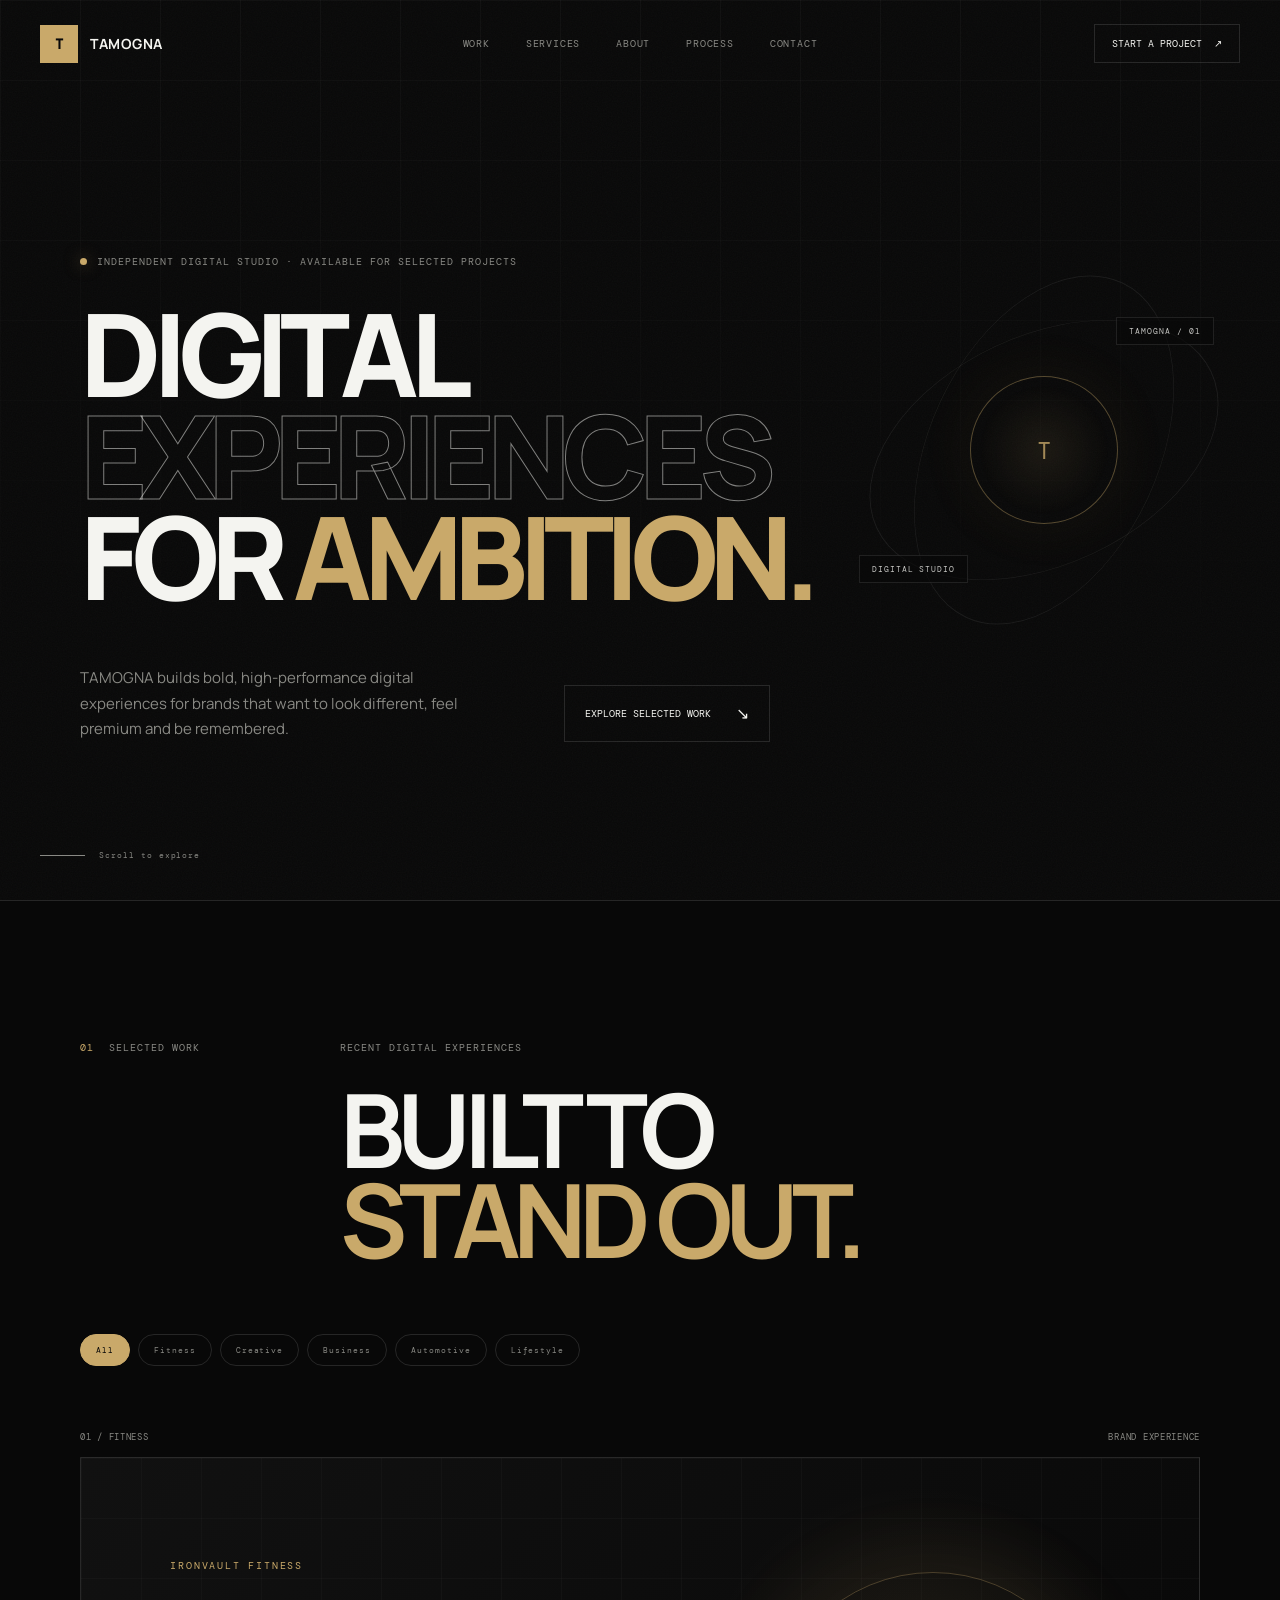
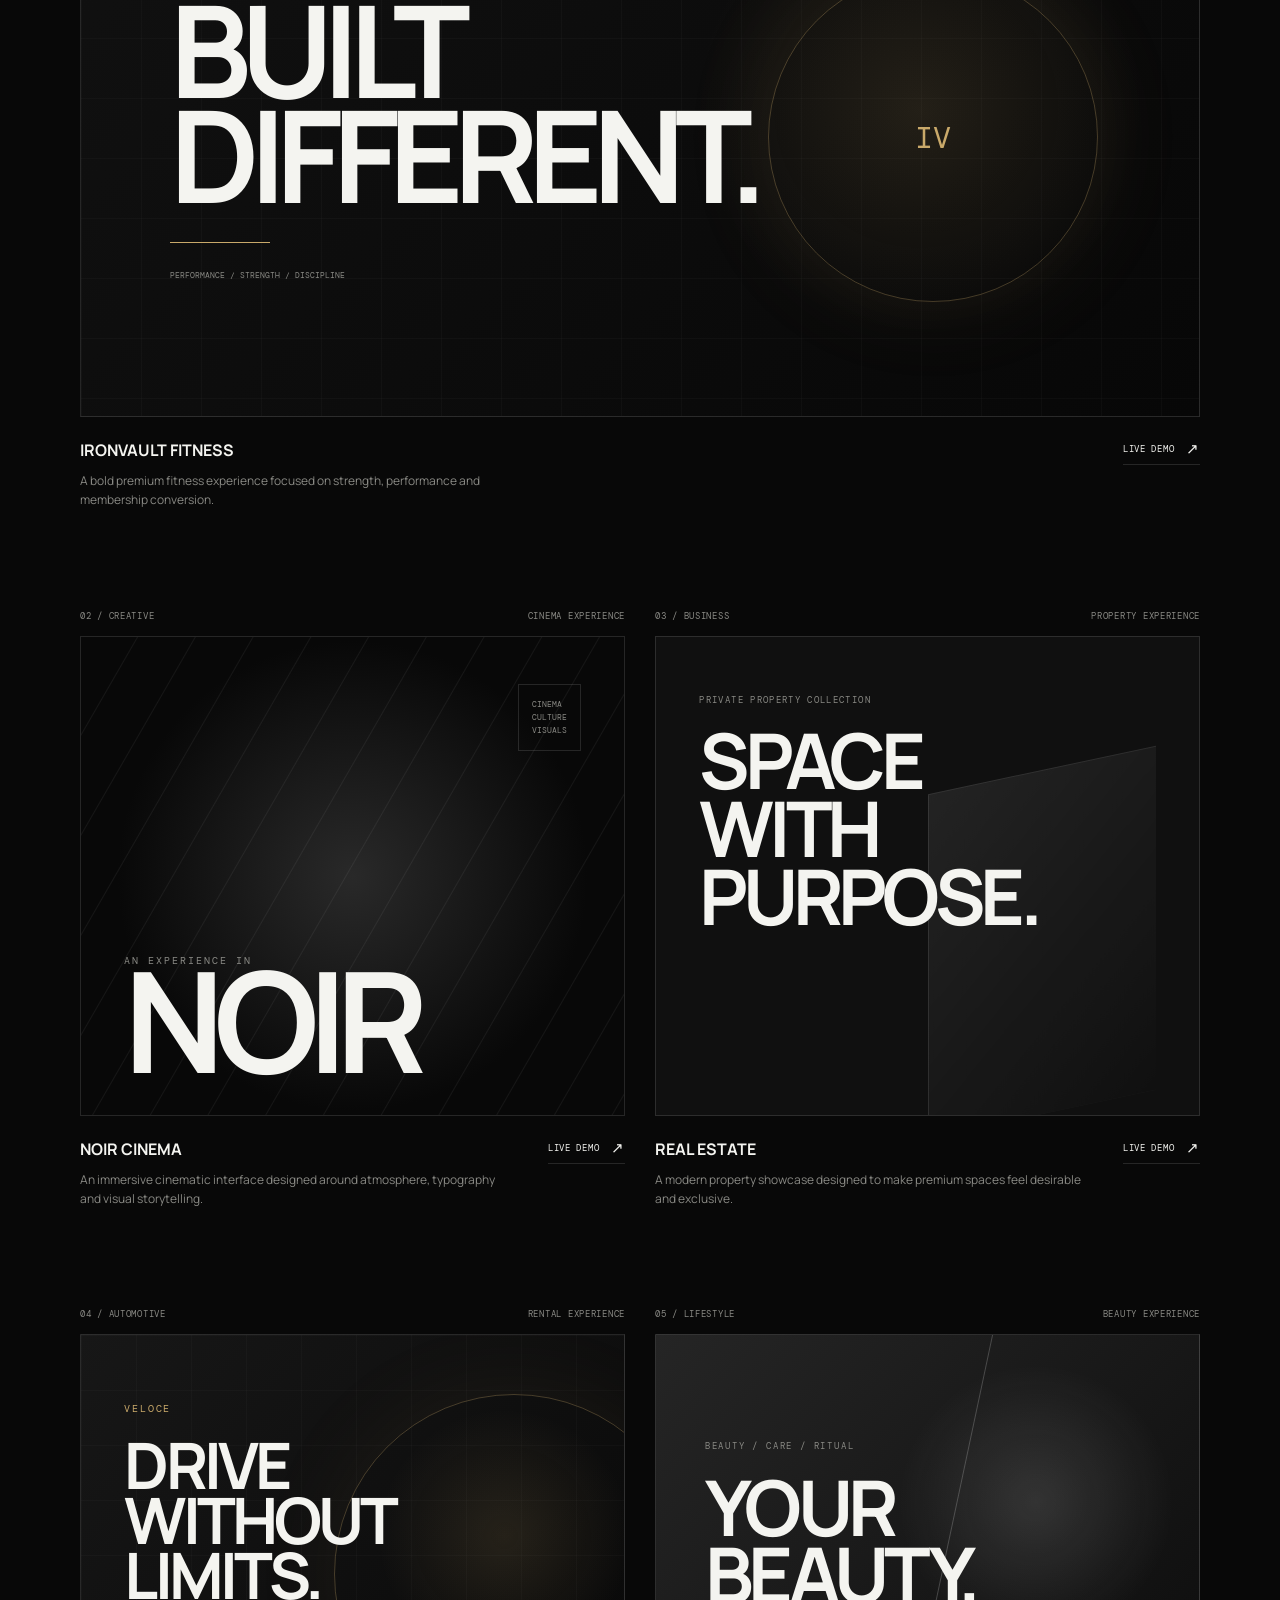
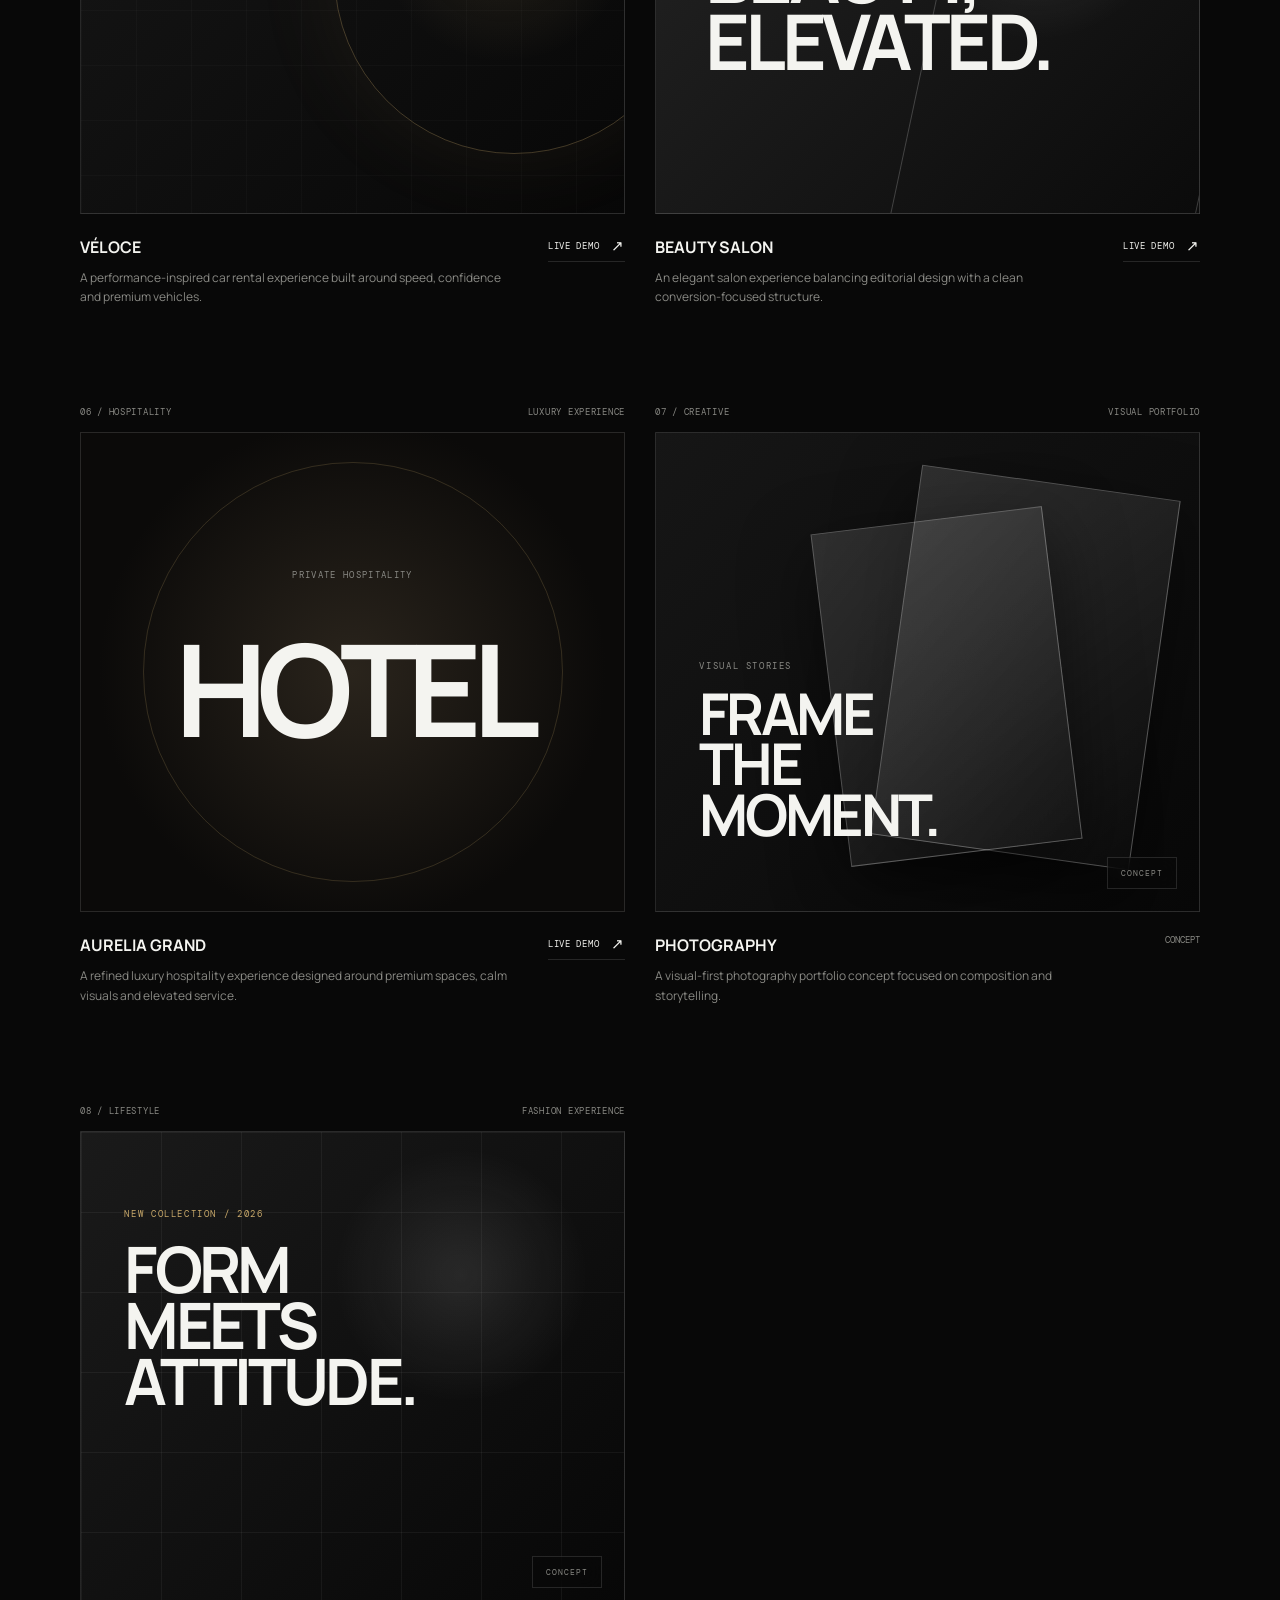
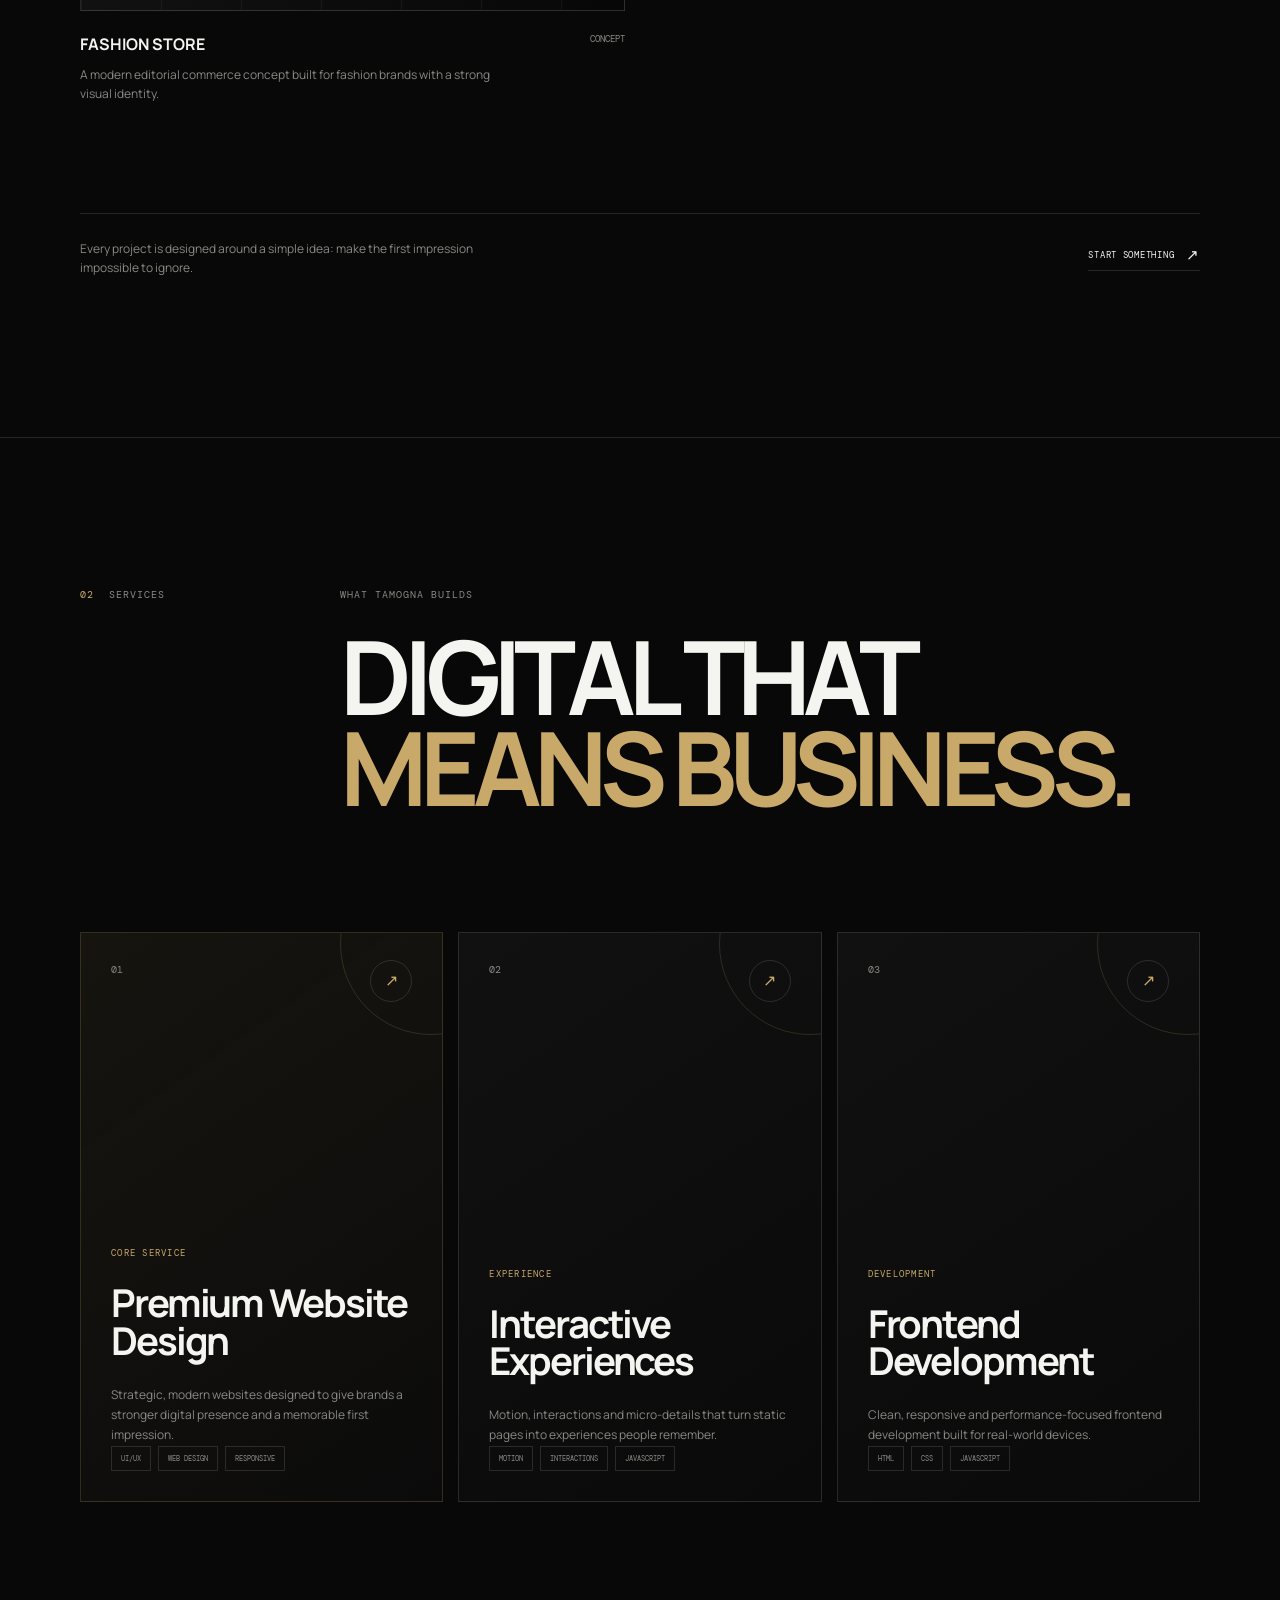
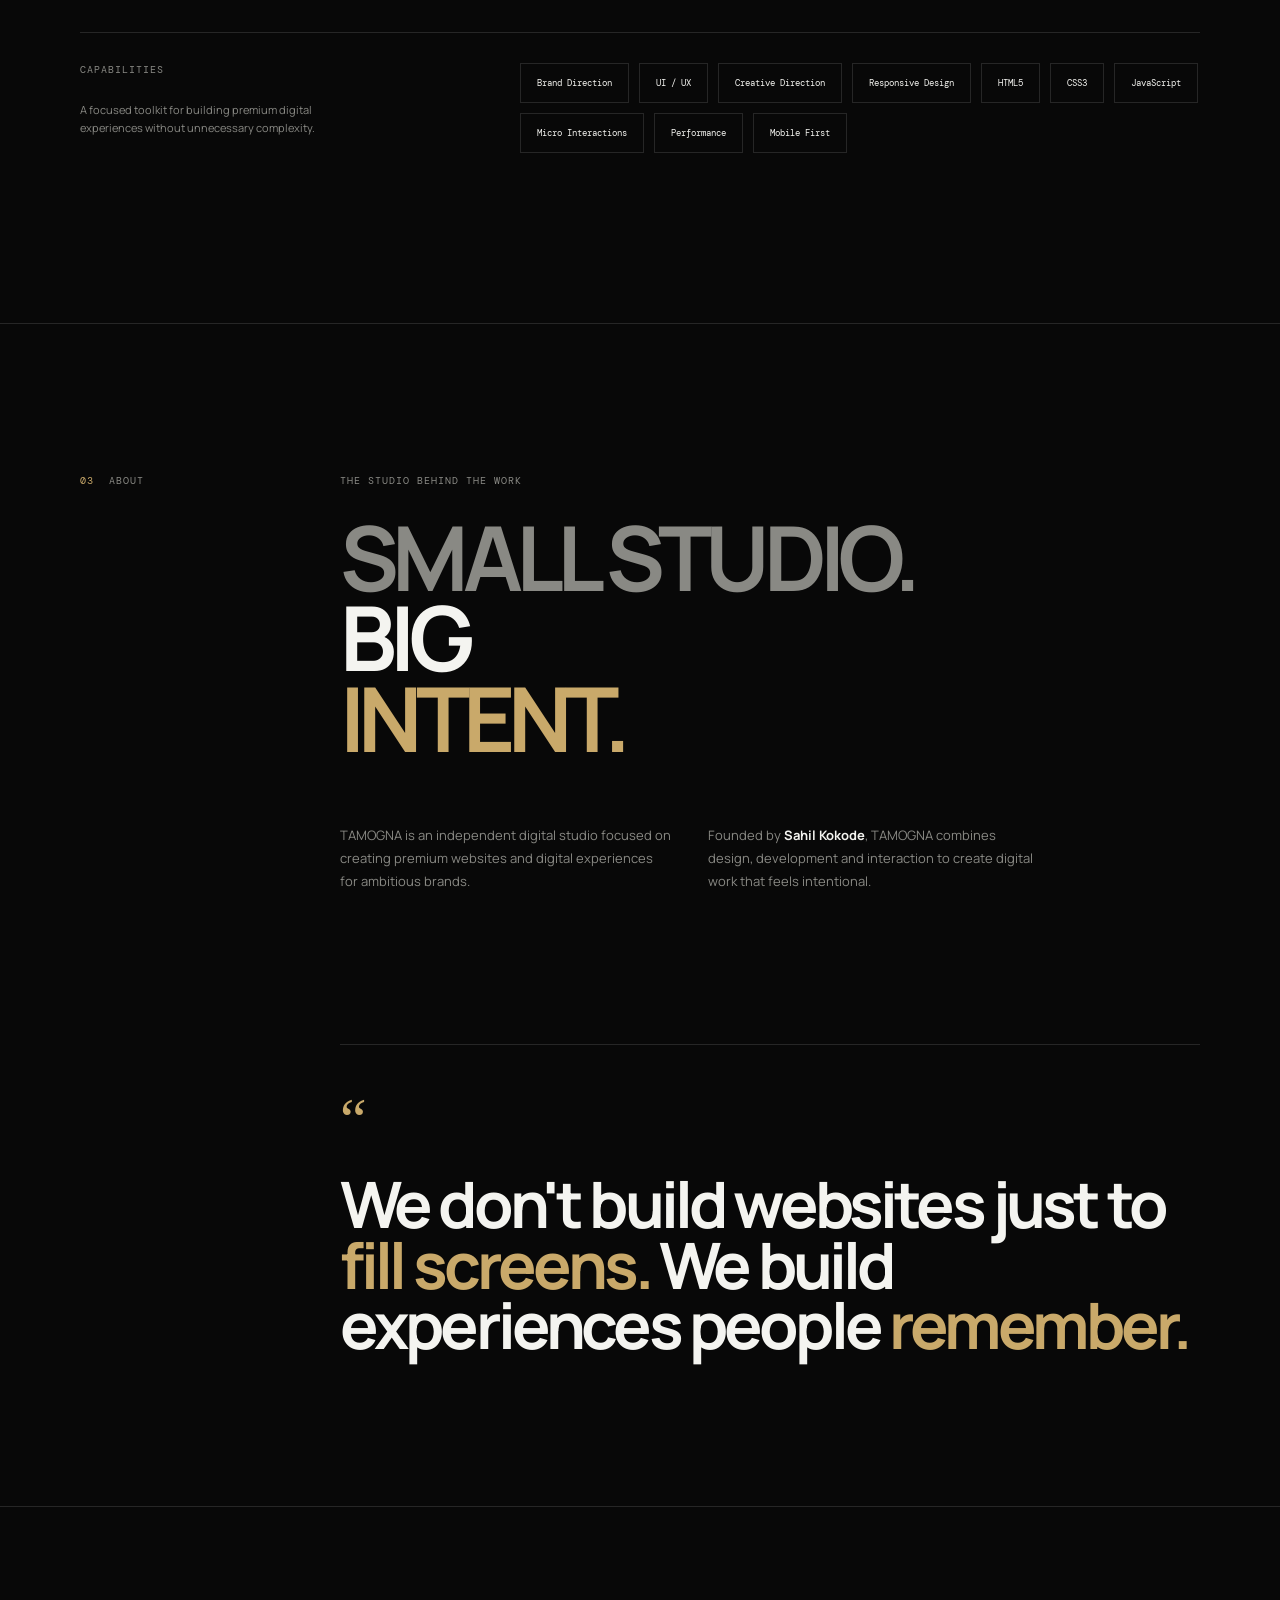
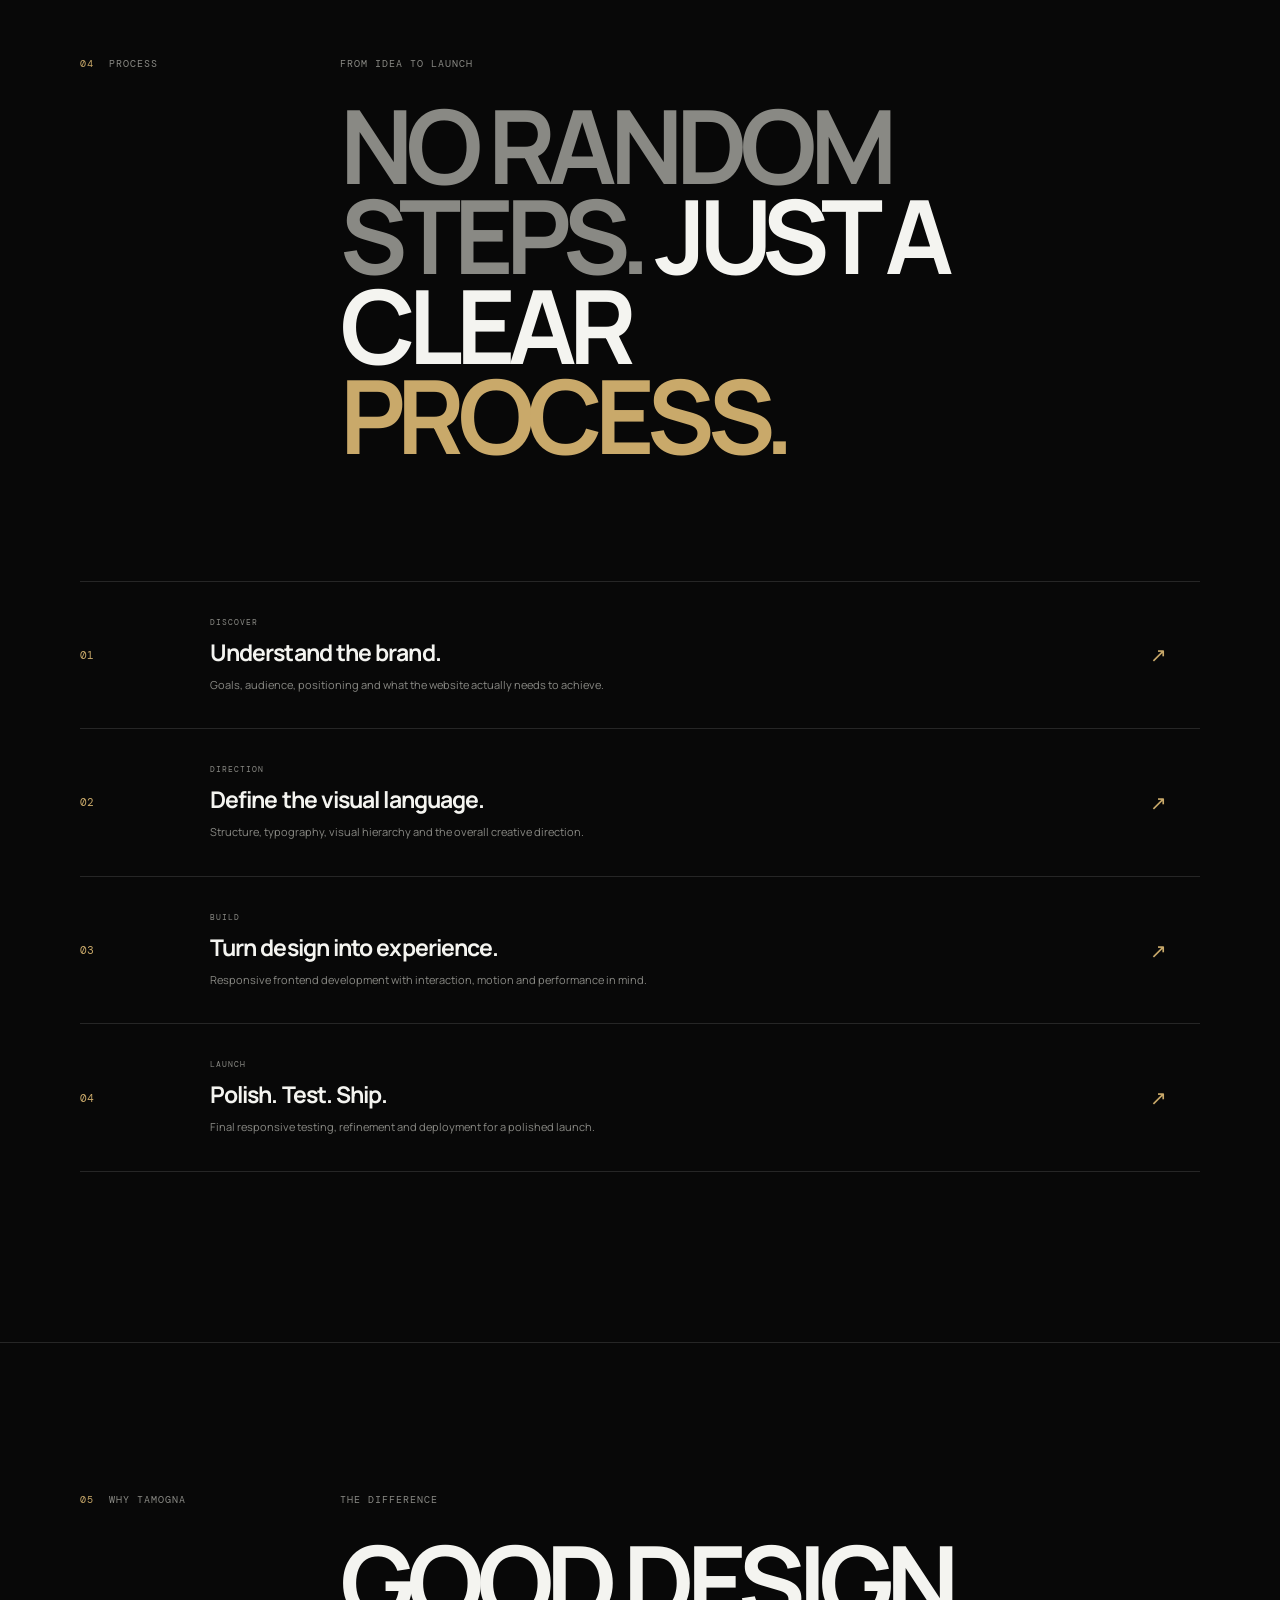
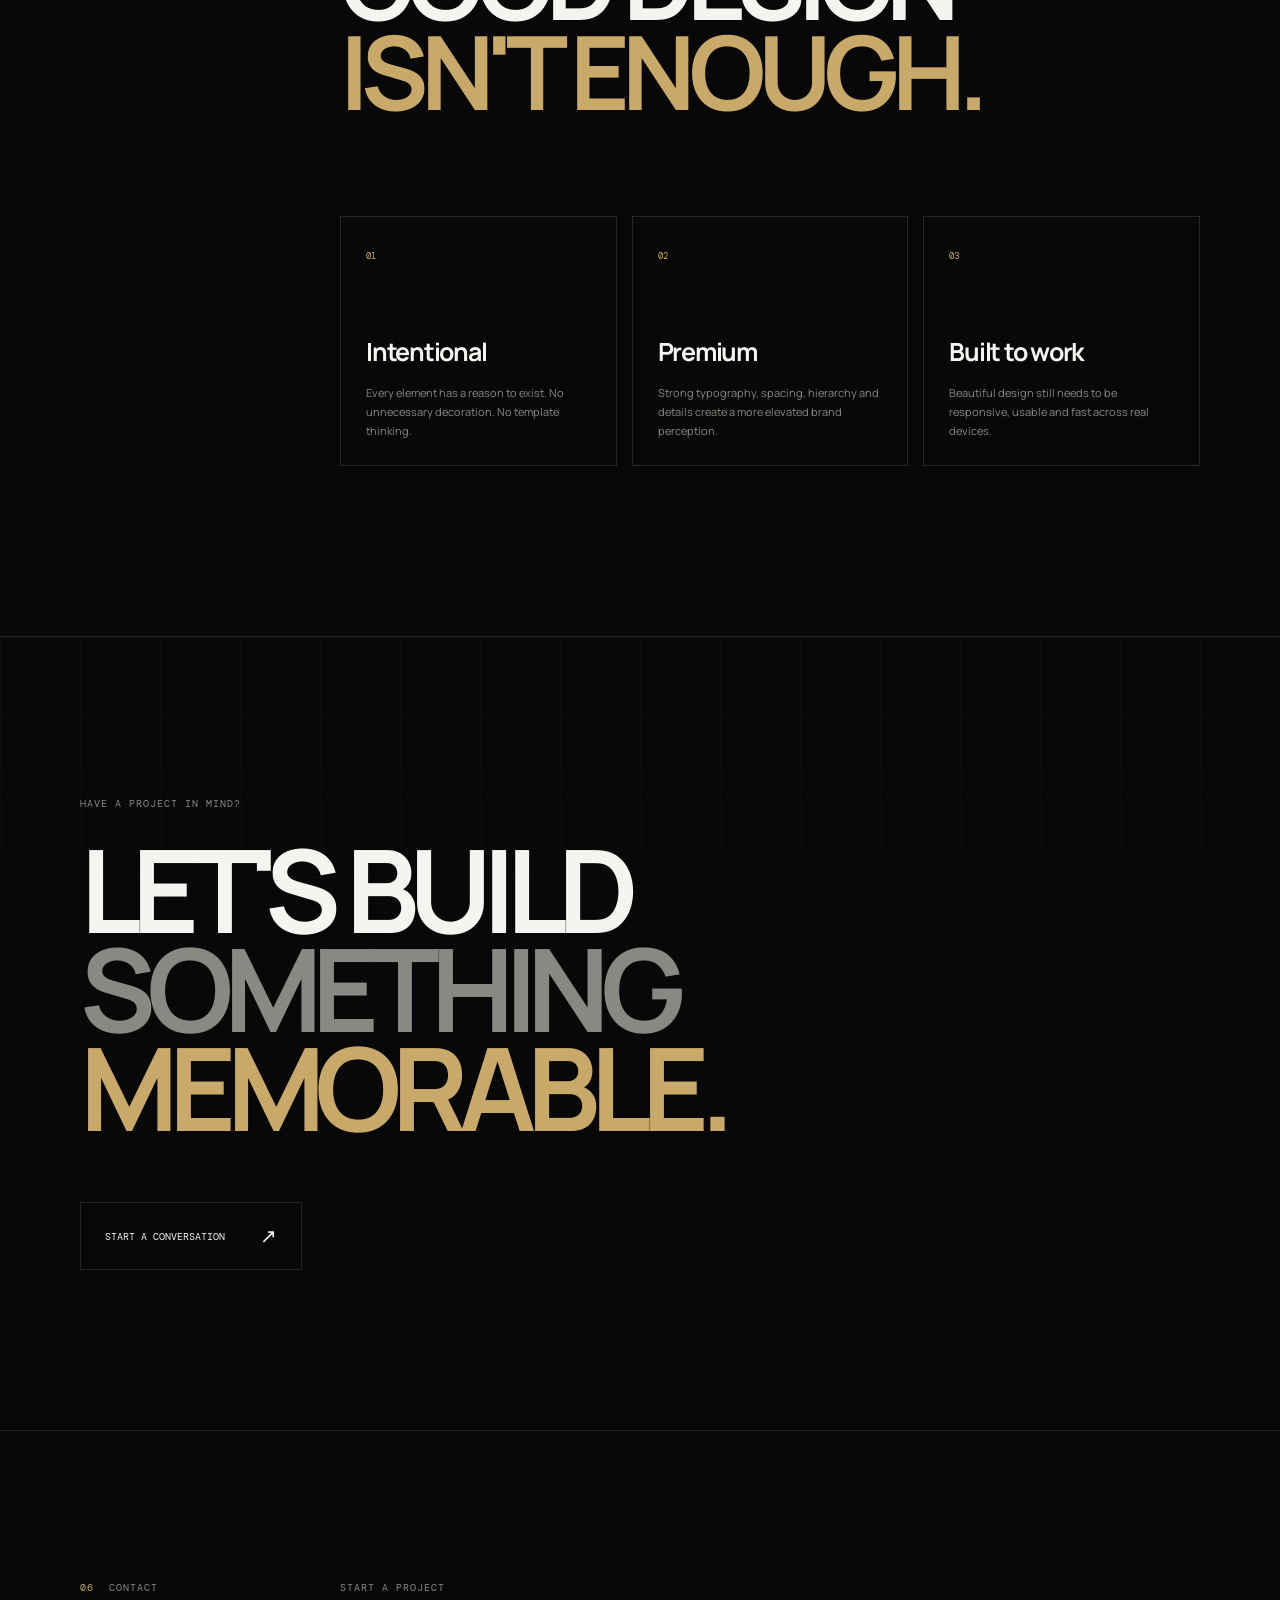
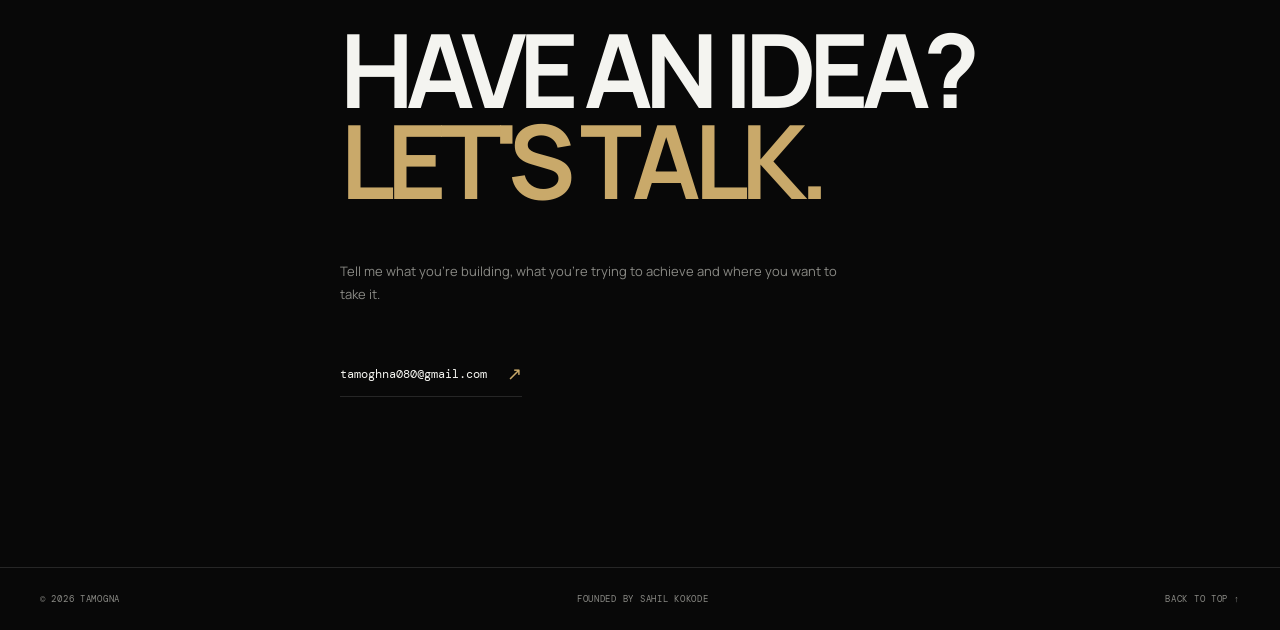
<file: index.html>
<!DOCTYPE html>
<html lang="en">
<head>
  <meta charset="UTF-8">
  <meta name="viewport" content="width=device-width, initial-scale=1.0">

  <title>TAMOGNA — Digital Experiences for Ambitious Brands</title>

  <meta
    name="description"
    content="TAMOGNA creates premium digital experiences for ambitious brands. Founded by Sahil Kokode."
  >

  <meta name="theme-color" content="#080808">

  <link rel="preconnect" href="https://fonts.googleapis.com">
  <link rel="preconnect" href="https://fonts.gstatic.com" crossorigin>

  <link
    href="https://fonts.googleapis.com/css2?family=DM+Mono:wght@300;400;500&family=Manrope:wght@400;500;600;700;800&display=swap"
    rel="stylesheet"
  >

  <link rel="stylesheet" href="style.css">
</head>

<body id="top">

  <!-- =========================
       LOADER
  ========================== -->

  <div class="loader" id="loader">
    <div class="loader-inner">
      <span>TAMOGNA</span>

      <div class="loader-line">
        <i></i>
      </div>
    </div>
  </div>


  <!-- =========================
       HEADER
  ========================== -->

  <header class="header">

    <a href="#top" class="logo" aria-label="TAMOGNA Home">
      <span class="logo-mark">T</span>
      <span class="logo-text">TAMOGNA</span>
    </a>

    <nav class="nav" id="nav">

      <a href="#work">Work</a>
      <a href="#services">Services</a>
      <a href="#about">About</a>
      <a href="#process">Process</a>
      <a href="#contact">Contact</a>

    </nav>

    <a href="#contact" class="header-cta">
      Start a project
      <span>↗</span>
    </a>

    <button
      class="menu-btn"
      id="menuBtn"
      type="button"
      aria-label="Open menu"
      aria-expanded="false"
    >
      <span></span>
      <span></span>
    </button>

  </header>


  <main>

    <!-- =========================
         HERO
    ========================== -->

    <section class="hero" id="home">

      <div class="hero-grid"></div>
      <div class="hero-noise"></div>

      <div class="hero-content">

        <div class="eyebrow reveal">

          <span class="status-dot"></span>

          Independent digital studio ·
          Available for selected projects

        </div>


        <h1 class="hero-title reveal delay-1">

          <span class="line">
            DIGITAL
          </span>

          <span class="line outline">
            EXPERIENCES
          </span>

          <span class="line">
            FOR <em>AMBITION.</em>
          </span>

        </h1>


        <div class="hero-bottom reveal delay-2">

          <p class="hero-description">

            TAMOGNA builds bold, high-performance digital
            experiences for brands that want to look different,
            feel premium and be remembered.

          </p>


          <a href="#work" class="hero-button">

            Explore selected work

            <span class="button-arrow">
              ↘
            </span>

          </a>

        </div>

      </div>


      <div class="hero-visual">

        <div class="visual-orbit orbit-one"></div>
        <div class="visual-orbit orbit-two"></div>

        <div class="visual-core">
          <span>T</span>
        </div>

        <div class="visual-tag tag-top">
          TAMOGNA / 01
        </div>

        <div class="visual-tag tag-bottom">
          DIGITAL STUDIO
        </div>

      </div>


      <div class="hero-scroll">

        <span class="scroll-line"></span>

        Scroll to explore

      </div>

    </section>


    <!-- =========================
         WORK
    ========================== -->

    <section class="work-section" id="work">

      <div class="section-width">

        <div class="work-top">

          <div class="section-label">
            <span>01</span>
            Selected work
          </div>


          <div class="work-intro">

            <div class="mono-text">
              Recent digital experiences
            </div>

            <h2>
              BUILT TO
              <em>STAND OUT.</em>
            </h2>

          </div>

        </div>


        <!-- PROJECT FILTERS -->

        <div class="project-filter-bar">

          <button
            class="project-filter active"
            data-filter="all"
          >
            All
          </button>

          <button
            class="project-filter"
            data-filter="fitness"
          >
            Fitness
          </button>

          <button
            class="project-filter"
            data-filter="creative"
          >
            Creative
          </button>

          <button
            class="project-filter"
            data-filter="business"
          >
            Business
          </button>

          <button
            class="project-filter"
            data-filter="automotive"
          >
            Automotive
          </button>

          <button
            class="project-filter"
            data-filter="lifestyle"
          >
            Lifestyle
          </button>

        </div>


        <div class="project-list project-list-v2">


          <!-- =========================
               01 IRONVAULT
          ========================== -->

          <article
            class="project-card project-featured"
            data-category="fitness"
          >

            <div class="project-meta">

              <span>01 / Fitness</span>
              <span>Brand Experience</span>

            </div>


            <div class="project-preview ironvault-preview">

              <div class="preview-grid"></div>


              <div class="preview-copy">

                <span class="preview-small">
                  IRONVAULT FITNESS
                </span>

                <strong>
                  BUILT<br>
                  DIFFERENT.
                </strong>

                <i class="preview-line"></i>

                <small>
                  PERFORMANCE / STRENGTH / DISCIPLINE
                </small>

              </div>


              <div class="preview-circle">
                <span>IV</span>
              </div>


              <a
                href="https://tactiff-dot.github.io/IRONVAULT-FITNESS-demo/"
                target="_blank"
                rel="noopener"
                class="project-overlay-link"
              >
                View live ↗
              </a>

            </div>


            <div class="project-info">

              <div>

                <h3>
                  IRONVAULT FITNESS
                </h3>

                <p>
                  A bold premium fitness experience focused on
                  strength, performance and membership conversion.
                </p>

              </div>


              <a
                href="https://tactiff-dot.github.io/IRONVAULT-FITNESS-demo/"
                target="_blank"
                rel="noopener"
                class="project-link"
              >
                Live demo
                <span>↗</span>
              </a>

            </div>

          </article>


          <!-- =========================
               02 NOIR
          ========================== -->

          <article
            class="project-card"
            data-category="creative"
          >

            <div class="project-meta">

              <span>02 / Creative</span>
              <span>Cinema Experience</span>

            </div>


            <div class="project-preview noir-preview">

              <div class="noir-lines"></div>


              <div class="noir-title">

                <span>
                  AN EXPERIENCE IN
                </span>

                <strong>
                  NOIR
                </strong>

              </div>


              <div class="noir-badge">

                CINEMA<br>
                CULTURE<br>
                VISUALS

              </div>


              <a
                href="https://tactiff-dot.github.io/NOIR-Cinema/"
                target="_blank"
                rel="noopener"
                class="project-overlay-link"
              >
                View live ↗
              </a>

            </div>


            <div class="project-info">

              <div>

                <h3>
                  NOIR CINEMA
                </h3>

                <p>
                  An immersive cinematic interface designed around
                  atmosphere, typography and visual storytelling.
                </p>

              </div>


              <a
                href="https://tactiff-dot.github.io/NOIR-Cinema/"
                target="_blank"
                rel="noopener"
                class="project-link"
              >
                Live demo
                <span>↗</span>
              </a>

            </div>

          </article>


          <!-- =========================
               03 REAL ESTATE
          ========================== -->

          <article
            class="project-card"
            data-category="business"
          >

            <div class="project-meta">

              <span>03 / Business</span>
              <span>Property Experience</span>

            </div>


            <div class="project-preview estate-preview">

              <div class="estate-copy">

                <span>
                  PRIVATE PROPERTY COLLECTION
                </span>

                <strong>
                  SPACE<br>
                  WITH<br>
                  PURPOSE.
                </strong>

              </div>


              <div class="estate-block"></div>


              <a
                href="https://tactiff-dot.github.io/REAL-ESTATE-demo/"
                target="_blank"
                rel="noopener"
                class="project-overlay-link"
              >
                View live ↗
              </a>

            </div>


            <div class="project-info">

              <div>

                <h3>
                  REAL ESTATE
                </h3>

                <p>
                  A modern property showcase designed to make
                  premium spaces feel desirable and exclusive.
                </p>

              </div>


              <a
                href="https://tactiff-dot.github.io/REAL-ESTATE-demo/"
                target="_blank"
                rel="noopener"
                class="project-link"
              >
                Live demo
                <span>↗</span>
              </a>

            </div>

          </article>


          <!-- =========================
               04 VELOCE
          ========================== -->

          <article
            class="project-card"
            data-category="automotive"
          >

            <div class="project-meta">

              <span>04 / Automotive</span>
              <span>Rental Experience</span>

            </div>


            <div class="project-preview veloce-preview">

              <div class="veloce-grid"></div>


              <div class="veloce-copy">

                <span>
                  VELOCE
                </span>

                <strong>
                  DRIVE<br>
                  WITHOUT<br>
                  LIMITS.
                </strong>

              </div>


              <div class="veloce-orbit"></div>


              <a
                href="https://tactiff-dot.github.io/CAR-RENTAL-demo/"
                target="_blank"
                rel="noopener"
                class="project-overlay-link"
              >
                View live ↗
              </a>

            </div>


            <div class="project-info">

              <div>

                <h3>
                  VÉLOCE
                </h3>

                <p>
                  A performance-inspired car rental experience
                  built around speed, confidence and premium vehicles.
                </p>

              </div>


              <a
                href="https://tactiff-dot.github.io/CAR-RENTAL-demo/"
                target="_blank"
                rel="noopener"
                class="project-link"
              >
                Live demo
                <span>↗</span>
              </a>

            </div>

          </article>


          <!-- =========================
               05 BEAUTY
          ========================== -->

          <article
            class="project-card"
            data-category="lifestyle"
          >

            <div class="project-meta">

              <span>05 / Lifestyle</span>
              <span>Beauty Experience</span>

            </div>


            <div class="project-preview beauty-preview">

              <div class="beauty-frame"></div>


              <div class="beauty-copy">

                <span>
                  BEAUTY / CARE / RITUAL
                </span>

                <strong>
                  YOUR<br>
                  BEAUTY,<br>
                  ELEVATED.
                </strong>

              </div>


              <a
                href="https://tactiff-dot.github.io/BEAUTY-SALON-demo/"
                target="_blank"
                rel="noopener"
                class="project-overlay-link"
              >
                View live ↗
              </a>

            </div>


            <div class="project-info">

              <div>

                <h3>
                  BEAUTY SALON
                </h3>

                <p>
                  An elegant salon experience balancing editorial
                  design with a clean conversion-focused structure.
                </p>

              </div>


              <a
                href="https://tactiff-dot.github.io/BEAUTY-SALON-demo/"
                target="_blank"
                rel="noopener"
                class="project-link"
              >
                Live demo
                <span>↗</span>
              </a>

            </div>

          </article>


          <!-- =========================
               06 AURELIA GRAND
          ========================== -->

          <article
            class="project-card"
            data-category="lifestyle"
          >

            <div class="project-meta">

              <span>06 / Hospitality</span>
              <span>Luxury Experience</span>

            </div>


            <div class="project-preview hotel-preview">

              <div class="hotel-ring"></div>


              <div class="hotel-center">

                <span>
                  PRIVATE HOSPITALITY
                </span>

                <strong>
                  HOTEL
                </strong>

              </div>


              <a
                href="https://tactiff-dot.github.io/AURELIA-GRAND-demo/"
                target="_blank"
                rel="noopener"
                class="project-overlay-link"
              >
                View live ↗
              </a>

            </div>


            <div class="project-info">

              <div>

                <h3>
                  AURELIA GRAND
                </h3>

                <p>
                  A refined luxury hospitality experience designed
                  around premium spaces, calm visuals and elevated service.
                </p>

              </div>


              <a
                href="https://tactiff-dot.github.io/AURELIA-GRAND-demo/"
                target="_blank"
                rel="noopener"
                class="project-link"
              >
                Live demo
                <span>↗</span>
              </a>

            </div>

          </article>


          <!-- =========================
               07 PHOTOGRAPHY
          ========================== -->

          <article
            class="project-card"
            data-category="creative"
          >

            <div class="project-meta">

              <span>07 / Creative</span>
              <span>Visual Portfolio</span>

            </div>


            <div class="project-preview photography-preview">

              <div class="photo-frame photo-frame-one"></div>
              <div class="photo-frame photo-frame-two"></div>


              <div class="photo-copy">

                <span>
                  VISUAL STORIES
                </span>

                <strong>
                  FRAME<br>
                  THE<br>
                  MOMENT.
                </strong>

              </div>


              <div class="project-overlay-label">
                CONCEPT
              </div>

            </div>


            <div class="project-info">

              <div>

                <h3>
                  PHOTOGRAPHY
                </h3>

                <p>
                  A visual-first photography portfolio concept
                  focused on composition and storytelling.
                </p>

              </div>


              <span class="project-status">
                Concept
              </span>

            </div>

          </article>


          <!-- =========================
               08 FASHION
          ========================== -->

          <article
            class="project-card"
            data-category="lifestyle"
          >

            <div class="project-meta">

              <span>08 / Lifestyle</span>
              <span>Fashion Experience</span>

            </div>


            <div class="project-preview fashion-preview">

              <div class="fashion-grid"></div>


              <div class="fashion-copy">

                <span>
                  NEW COLLECTION / 2026
                </span>

                <strong>
                  FORM<br>
                  MEETS<br>
                  ATTITUDE.
                </strong>

              </div>


              <div class="project-overlay-label">
                CONCEPT
              </div>

            </div>


            <div class="project-info">

              <div>

                <h3>
                  FASHION STORE
                </h3>

                <p>
                  A modern editorial commerce concept built for
                  fashion brands with a strong visual identity.
                </p>

              </div>


              <span class="project-status">
                Concept
              </span>

            </div>

          </article>


        </div>


        <div class="work-footer">

          <p>
            Every project is designed around a simple idea:
            make the first impression impossible to ignore.
          </p>


          <a href="#contact" class="text-arrow">
            Start something
            <span>↗</span>
          </a>

        </div>

      </div>

    </section>


    <!-- =========================
         SERVICES
    ========================== -->

    <section class="services-section" id="services">

      <div class="section-width">

        <div class="services-header">

          <div class="section-label">
            <span>02</span>
            Services
          </div>


          <div class="services-heading">

            <div class="mono-text">
              What TAMOGNA builds
            </div>

            <h2>
              DIGITAL THAT
              <em>MEANS BUSINESS.</em>
            </h2>

          </div>

        </div>


        <div class="services-layout">


          <article class="service-card featured-service">

            <span class="service-number">
              01
            </span>

            <span class="service-icon">
              ↗
            </span>


            <div class="service-content">

              <div class="service-type">
                CORE SERVICE
              </div>

              <h3>
                Premium Website Design
              </h3>

              <p class="service-description">
                Strategic, modern websites designed to give brands
                a stronger digital presence and a memorable first
                impression.
              </p>

            </div>


            <div class="service-tags">

              <span>UI/UX</span>
              <span>Web Design</span>
              <span>Responsive</span>

            </div>

          </article>


          <article class="service-card">

            <span class="service-number">
              02
            </span>

            <span class="service-icon">
              ↗
            </span>


            <div class="service-content">

              <div class="service-type">
                EXPERIENCE
              </div>

              <h3>
                Interactive Experiences
              </h3>

              <p class="service-description">
                Motion, interactions and micro-details that turn
                static pages into experiences people remember.
              </p>

            </div>


            <div class="service-tags">

              <span>Motion</span>
              <span>Interactions</span>
              <span>JavaScript</span>

            </div>

          </article>


          <article class="service-card">

            <span class="service-number">
              03
            </span>

            <span class="service-icon">
              ↗
            </span>


            <div class="service-content">

              <div class="service-type">
                DEVELOPMENT
              </div>

              <h3>
                Frontend Development
              </h3>

              <p class="service-description">
                Clean, responsive and performance-focused frontend
                development built for real-world devices.
              </p>

            </div>


            <div class="service-tags">

              <span>HTML</span>
              <span>CSS</span>
              <span>JavaScript</span>

            </div>

          </article>


        </div>


        <div class="capabilities">


          <div class="capabilities-title">

            <span class="mono-text">
              CAPABILITIES
            </span>

            <p>
              A focused toolkit for building premium digital
              experiences without unnecessary complexity.
            </p>

          </div>


          <div class="capability-list">

            <span>Brand Direction</span>
            <span>UI / UX</span>
            <span>Creative Direction</span>
            <span>Responsive Design</span>
            <span>HTML5</span>
            <span>CSS3</span>
            <span>JavaScript</span>
            <span>Micro Interactions</span>
            <span>Performance</span>
            <span>Mobile First</span>

          </div>

        </div>

      </div>

    </section>


    <!-- =========================
         ABOUT
    ========================== -->

    <section class="about-section" id="about">

      <div class="section-width">

        <div class="about-grid">

          <div class="section-label">

            <span>03</span>
            About

          </div>


          <div class="about-main">

            <div class="mono-text">
              The studio behind the work
            </div>


            <h2>

              <span>
                SMALL STUDIO.
              </span>

              BIG

              <em>
                INTENT.
              </em>

            </h2>


            <div class="about-copy">

              <p>
                TAMOGNA is an independent digital studio focused on
                creating premium websites and digital experiences
                for ambitious brands.
              </p>


              <p>
                Founded by <strong>Sahil Kokode</strong>, TAMOGNA
                combines design, development and interaction to
                create digital work that feels intentional.
              </p>

            </div>


            <div class="about-statement">

              <span class="statement-mark">
                “
              </span>

              <p>
                We don't build websites just to
                <em>fill screens.</em>
                We build experiences people
                <em>remember.</em>
              </p>

            </div>

          </div>

        </div>

      </div>

    </section>


    <!-- =========================
         PROCESS
    ========================== -->

    <section class="process-section" id="process">

      <div class="section-width">

        <div class="process-header">

          <div class="section-label">

            <span>04</span>
            Process

          </div>


          <div>

            <div class="mono-text">
              From idea to launch
            </div>


            <h2>

              <span>
                NO RANDOM STEPS.
              </span>

              JUST A CLEAR

              <em>
                PROCESS.
              </em>

            </h2>

          </div>

        </div>


        <div class="process-list">


          <div class="process-item">

            <span class="process-index">
              01
            </span>


            <div>

              <span class="process-type">
                DISCOVER
              </span>

              <h3>
                Understand the brand.
              </h3>

              <p>
                Goals, audience, positioning and what the website
                actually needs to achieve.
              </p>

            </div>


            <span class="process-arrow">
              ↗
            </span>

          </div>


          <div class="process-item">

            <span class="process-index">
              02
            </span>


            <div>

              <span class="process-type">
                DIRECTION
              </span>

              <h3>
                Define the visual language.
              </h3>

              <p>
                Structure, typography, visual hierarchy and the
                overall creative direction.
              </p>

            </div>


            <span class="process-arrow">
              ↗
            </span>

          </div>


          <div class="process-item">

            <span class="process-index">
              03
            </span>


            <div>

              <span class="process-type">
                BUILD
              </span>

              <h3>
                Turn design into experience.
              </h3>

              <p>
                Responsive frontend development with interaction,
                motion and performance in mind.
              </p>

            </div>


            <span class="process-arrow">
              ↗
            </span>

          </div>


          <div class="process-item">

            <span class="process-index">
              04
            </span>


            <div>

              <span class="process-type">
                LAUNCH
              </span>

              <h3>
                Polish. Test. Ship.
              </h3>

              <p>
                Final responsive testing, refinement and deployment
                for a polished launch.
              </p>

            </div>


            <span class="process-arrow">
              ↗
            </span>

          </div>


        </div>

      </div>

    </section>


    <!-- =========================
         WHY TAMOGNA
    ========================== -->

    <section class="why-section">

      <div class="section-width">

        <div class="why-inner">

          <div class="section-label">

            <span>05</span>
            Why TAMOGNA

          </div>


          <div class="why-content">

            <div class="mono-text">
              The difference
            </div>


            <h2>

              GOOD DESIGN
              <em>
                ISN'T ENOUGH.
              </em>

            </h2>


            <div class="why-grid">


              <article class="why-card">

                <span>
                  01
                </span>

                <h3>
                  Intentional
                </h3>

                <p>
                  Every element has a reason to exist. No unnecessary
                  decoration. No template thinking.
                </p>

              </article>


              <article class="why-card">

                <span>
                  02
                </span>

                <h3>
                  Premium
                </h3>

                <p>
                  Strong typography, spacing, hierarchy and details
                  create a more elevated brand perception.
                </p>

              </article>


              <article class="why-card">

                <span>
                  03
                </span>

                <h3>
                  Built to work
                </h3>

                <p>
                  Beautiful design still needs to be responsive,
                  usable and fast across real devices.
                </p>

              </article>


            </div>

          </div>

        </div>

      </div>

    </section>


    <!-- =========================
         FINAL CTA
    ========================== -->

    <section class="final-cta">

      <div class="cta-grid"></div>


      <div class="section-width final-cta-inner">

        <div class="mono-text">
          Have a project in mind?
        </div>


        <h2>

          LET'S BUILD

          <span>
            SOMETHING
          </span>

          <em>
            MEMORABLE.
          </em>

        </h2>


        <a href="#contact" class="big-cta">

          Start a conversation

          <span>
            ↗
          </span>

        </a>

      </div>

    </section>


    <!-- =========================
         CONTACT
    ========================== -->

    <section class="contact-section" id="contact">

      <div class="section-width">

        <div class="contact-grid">


          <div class="section-label">

            <span>06</span>
            Contact

          </div>


          <div class="contact-main">

            <div class="mono-text">
              Start a project
            </div>


            <h2>

              HAVE AN IDEA?

              <em>
                LET'S TALK.
              </em>

            </h2>


            <p class="contact-text">

              Tell me what you're building, what you're trying
              to achieve and where you want to take it.

            </p>


            <div class="contact-actions">

              <a
                href="mailto:tamoghna080@gmail.com"
                class="contact-email"
              >

                tamoghna080@gmail.com

                <span>
                  ↗
                </span>

              </a>

            </div>

          </div>

        </div>

      </div>

    </section>

  </main>


  <!-- =========================
       FOOTER
  ========================== -->

  <footer class="footer">

    <span>
      © 2026 TAMOGNA
    </span>

    <span>
      Founded by Sahil Kokode
    </span>

    <a href="#top">
      Back to top ↑
    </a>

  </footer>


  <script src="script.js"></script>

</body>
</html>
</file>
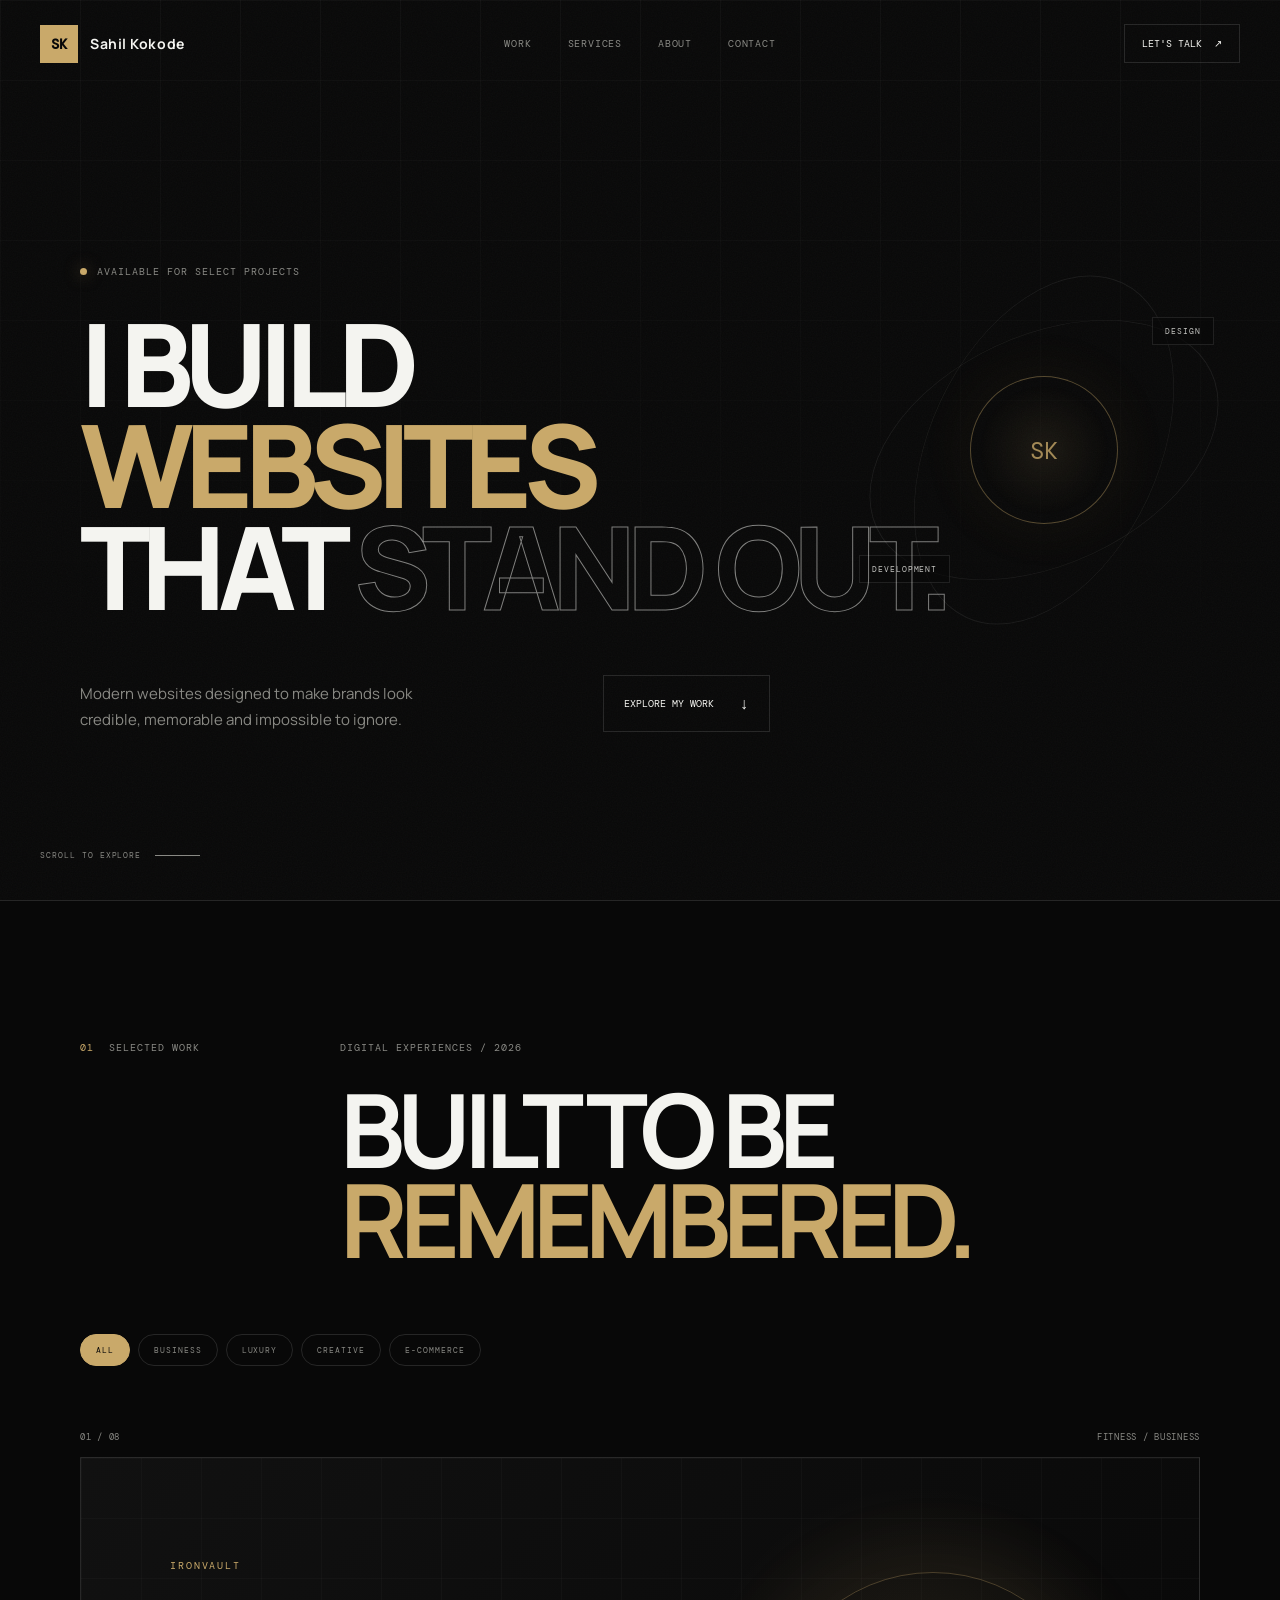
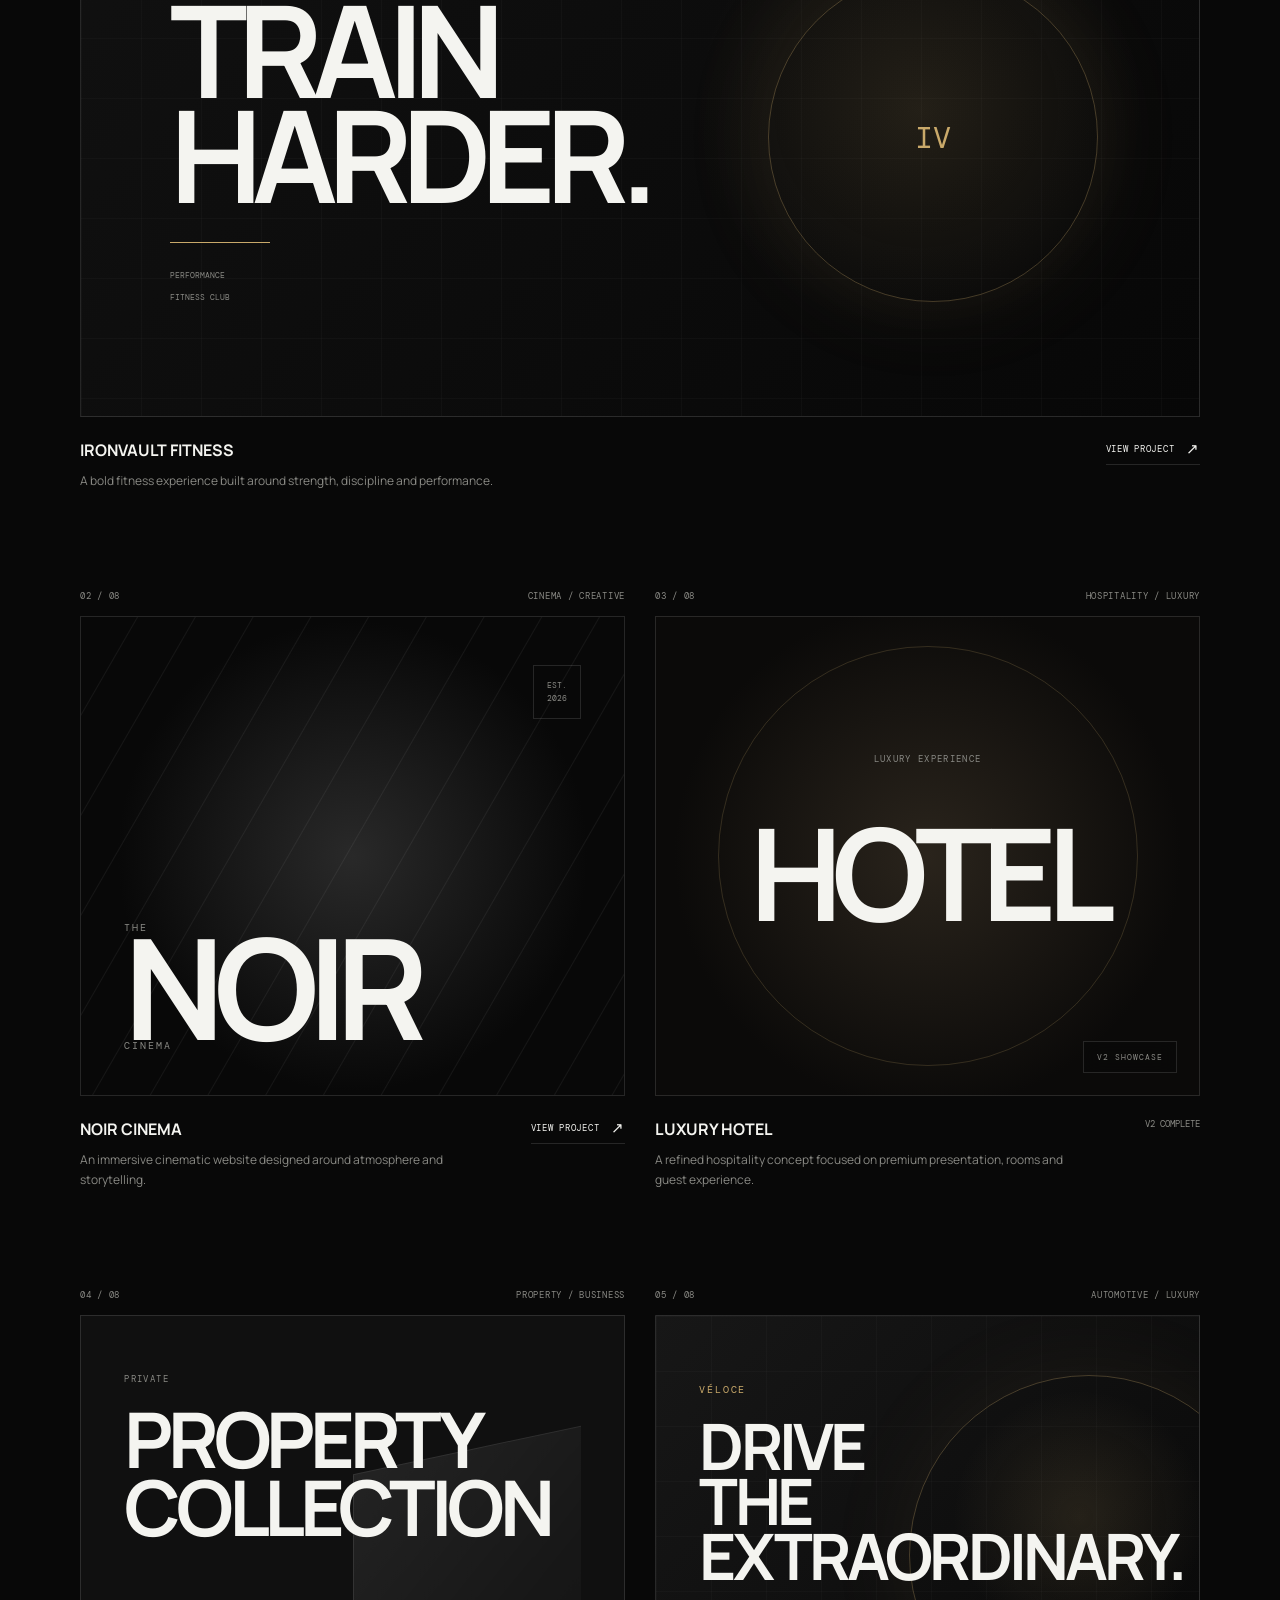
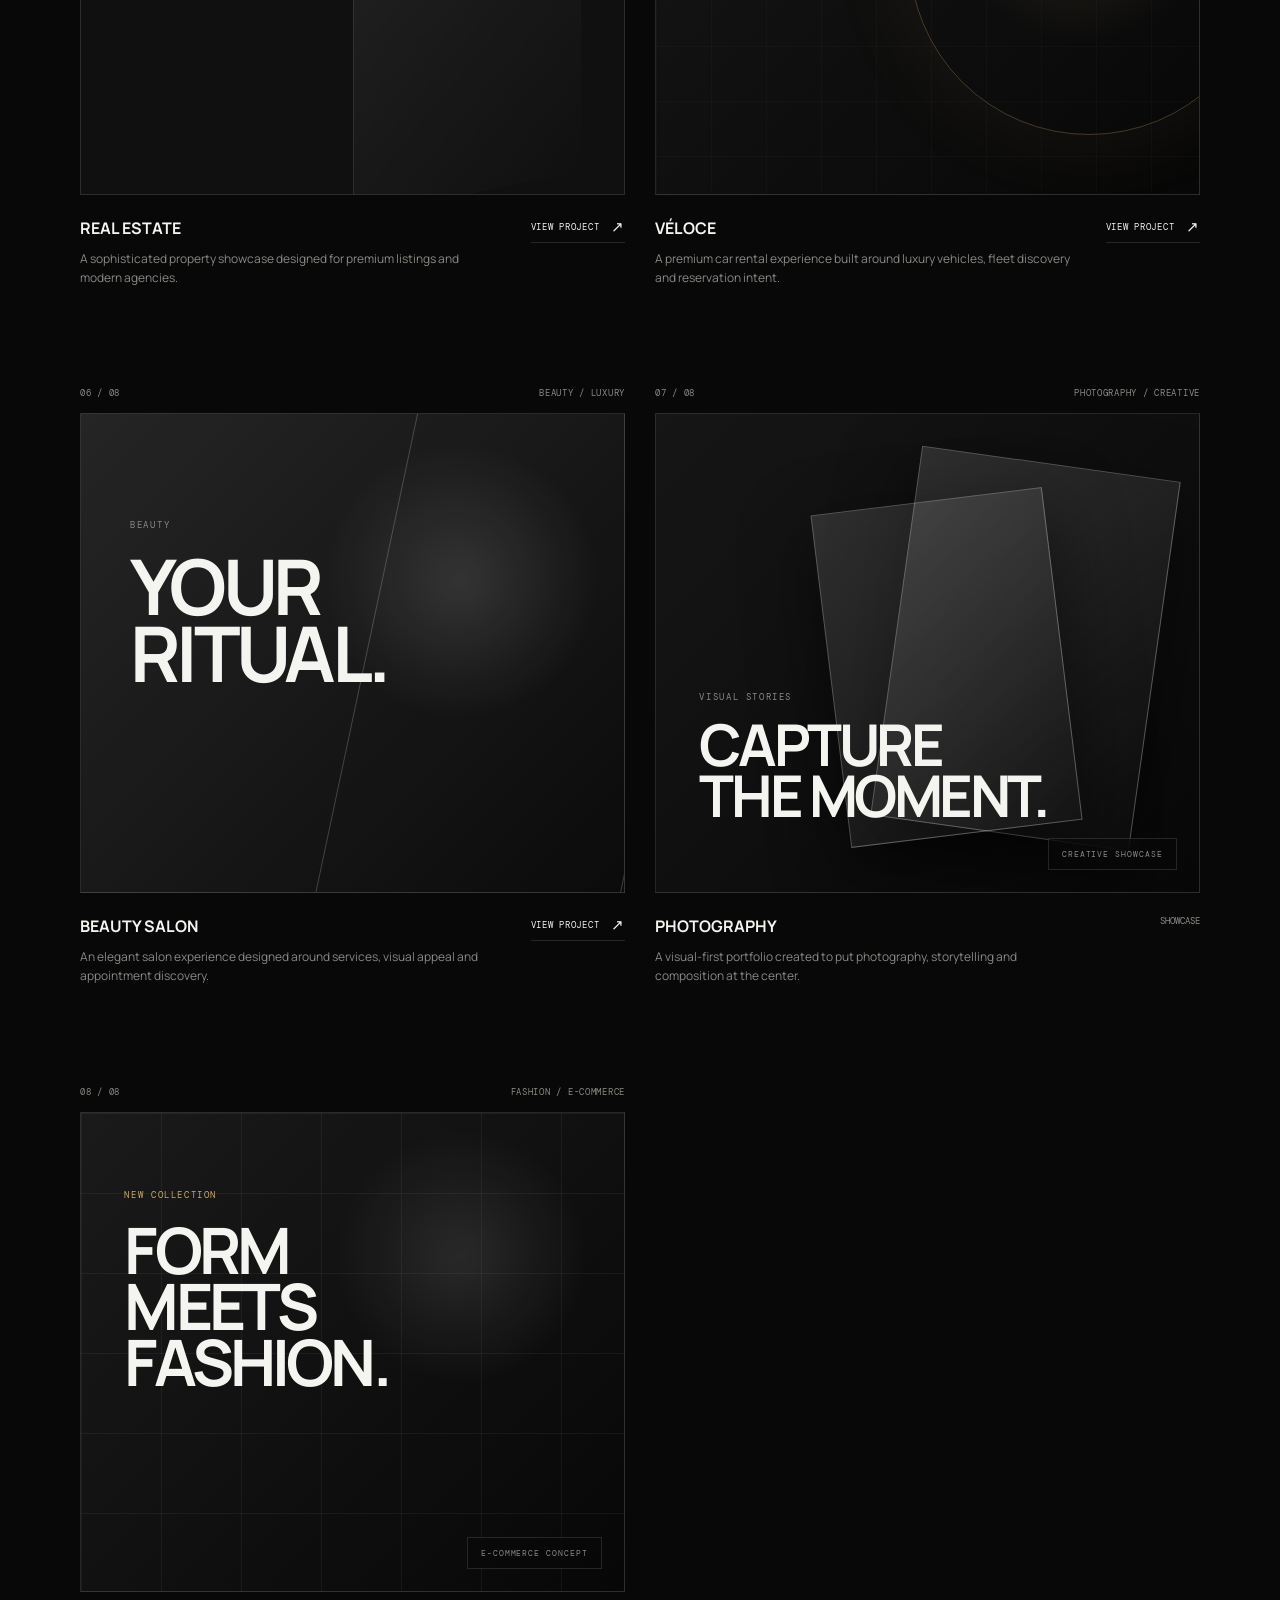
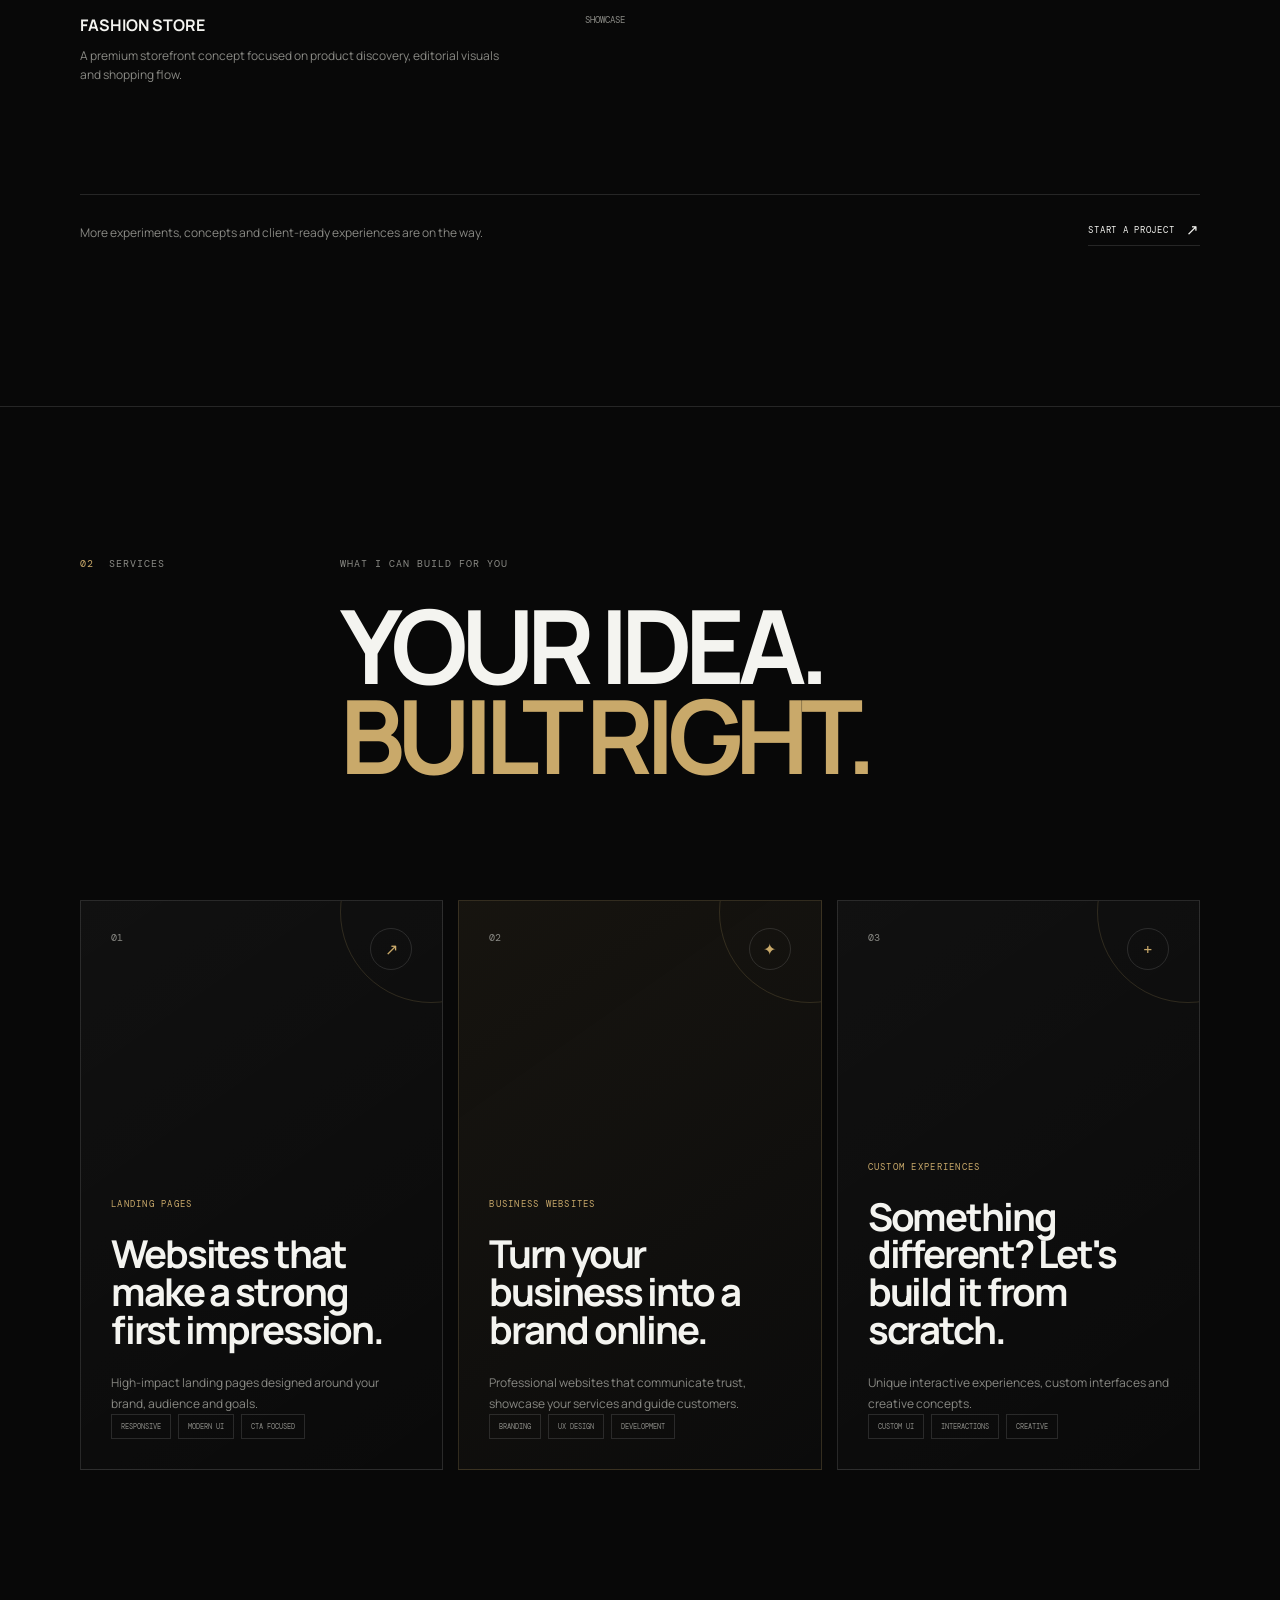
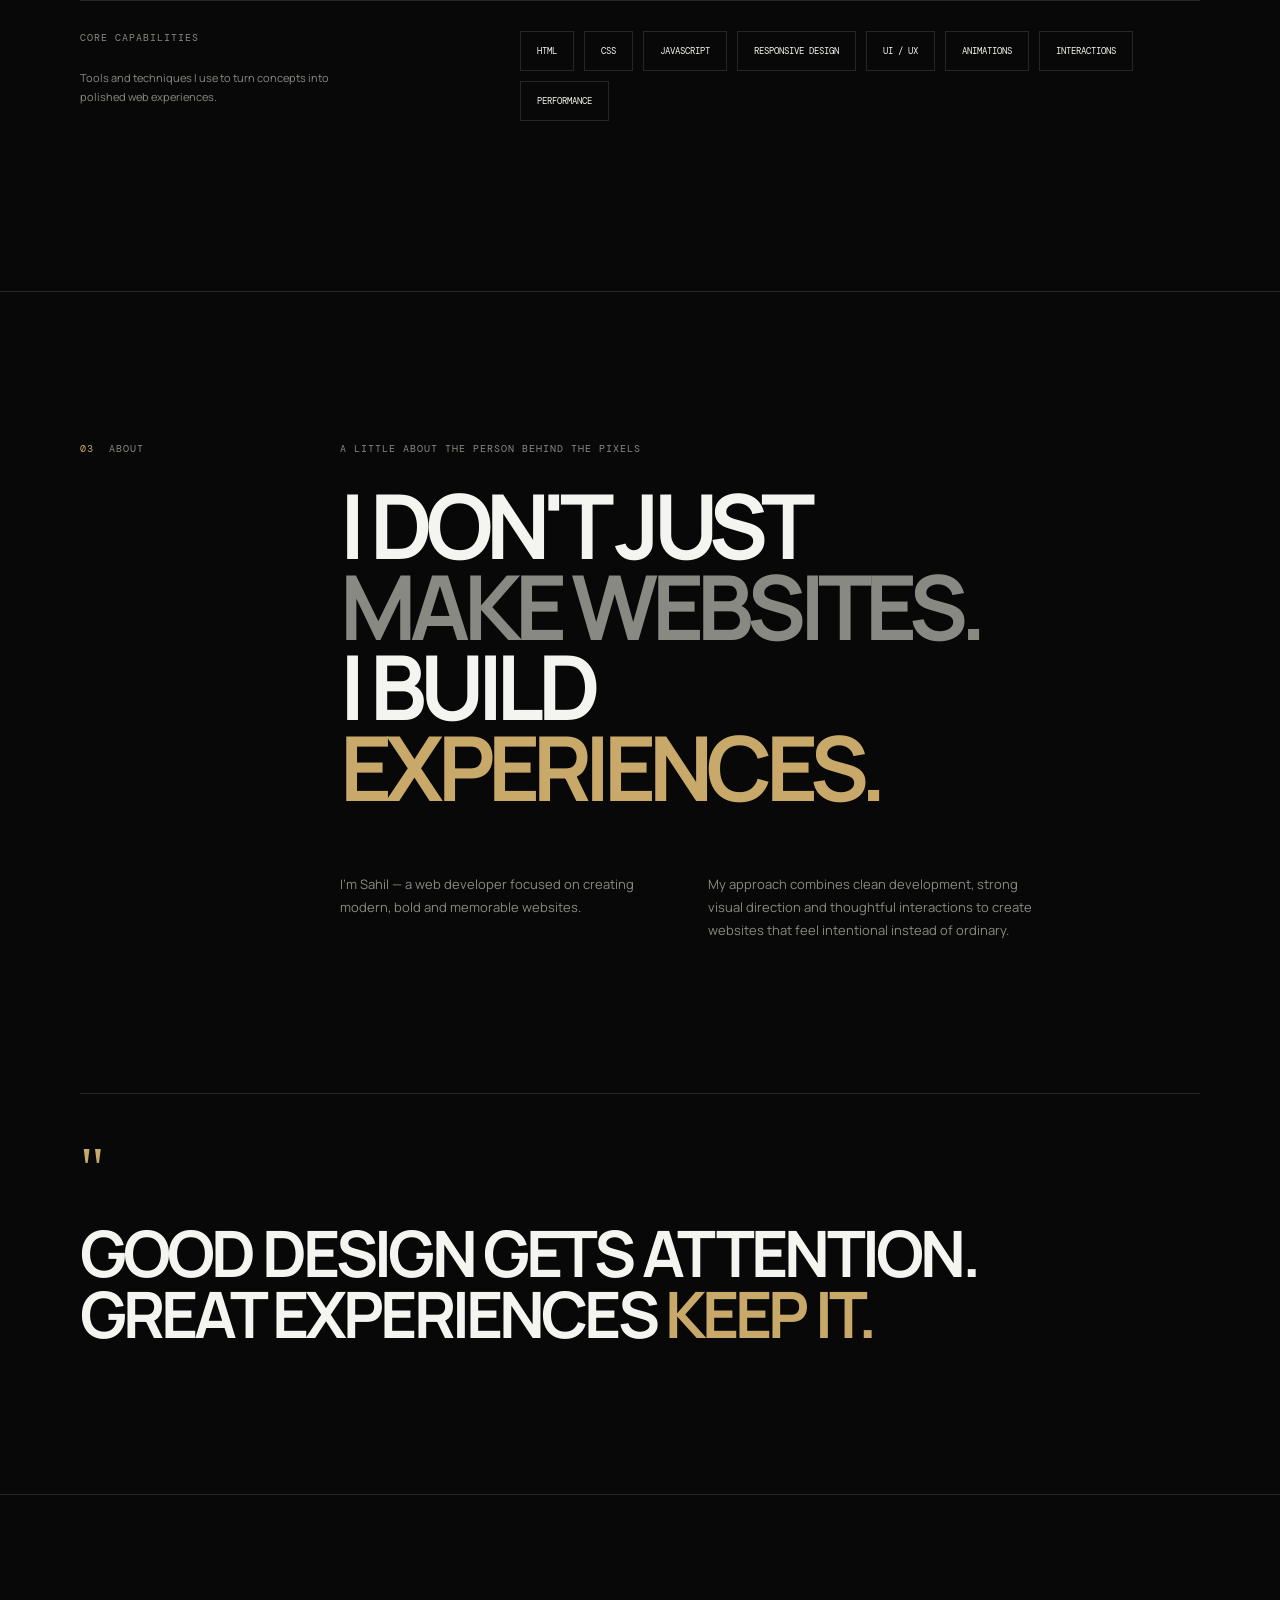
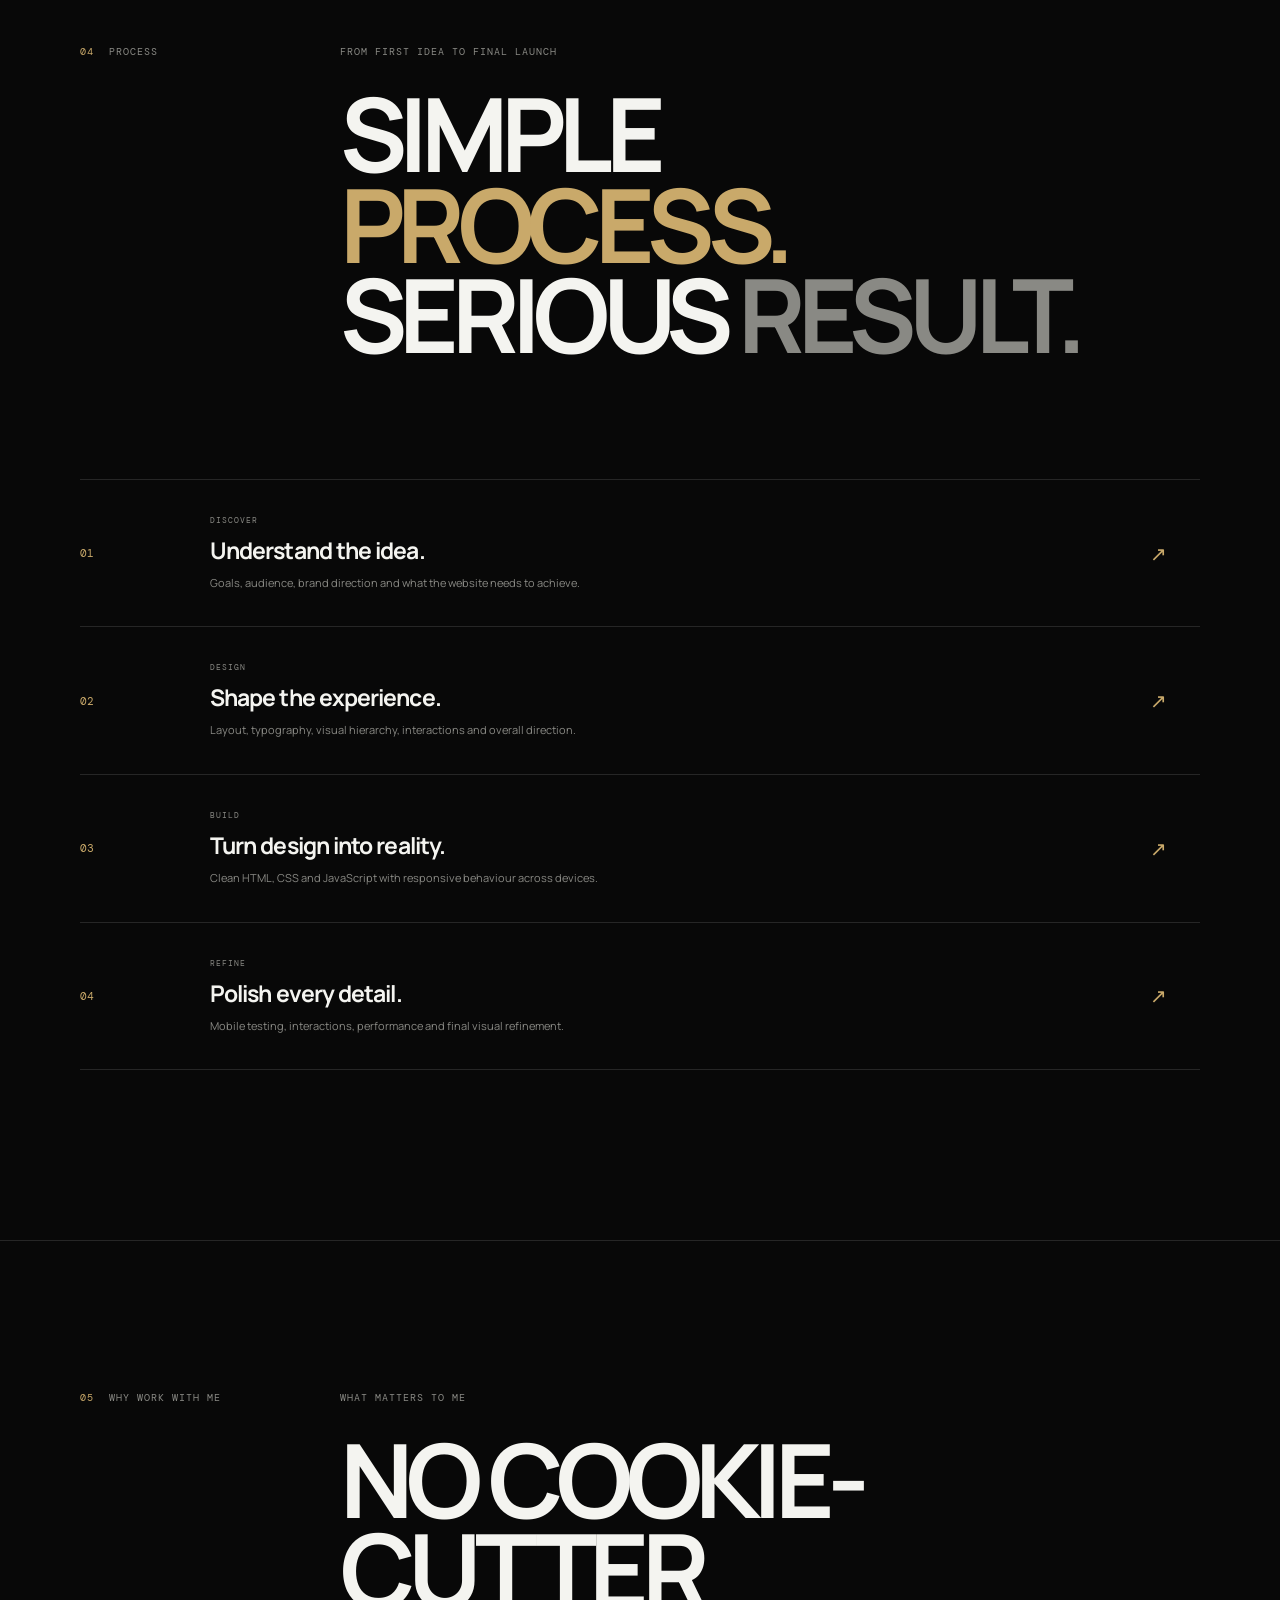
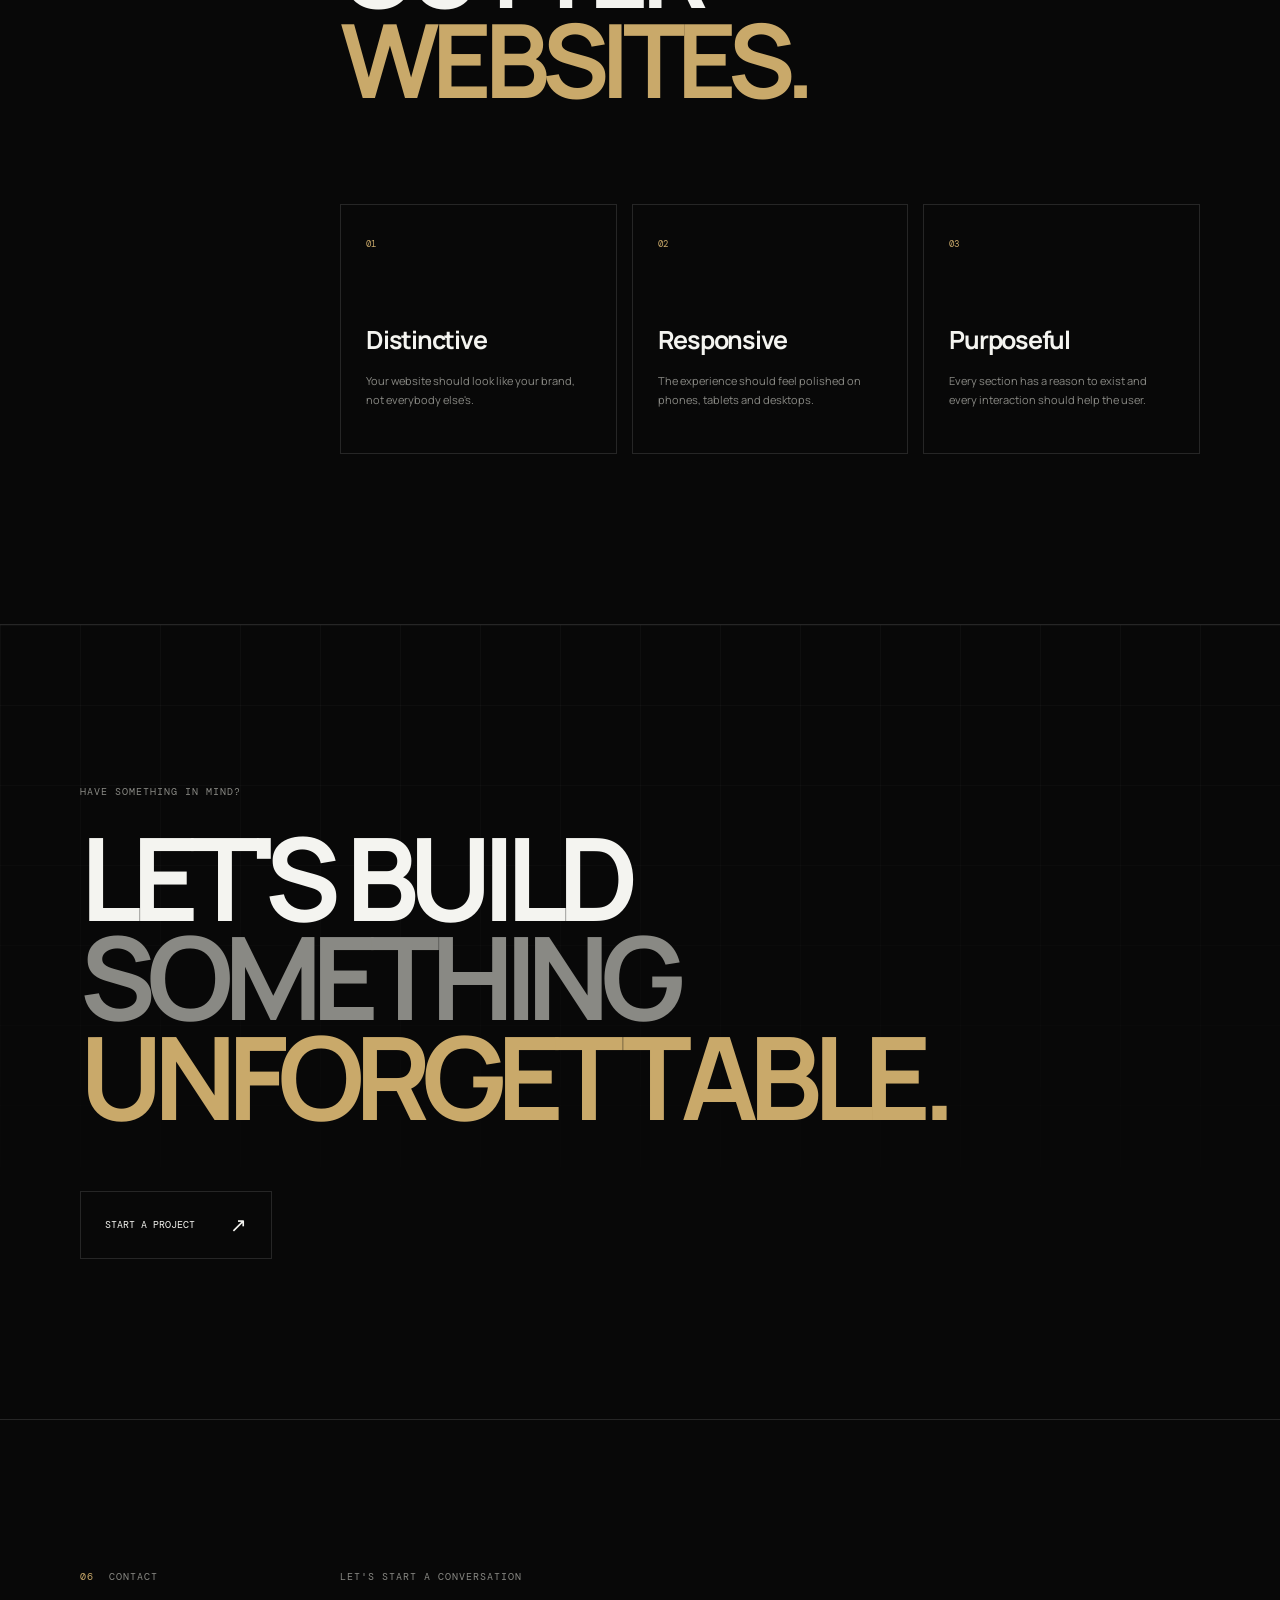
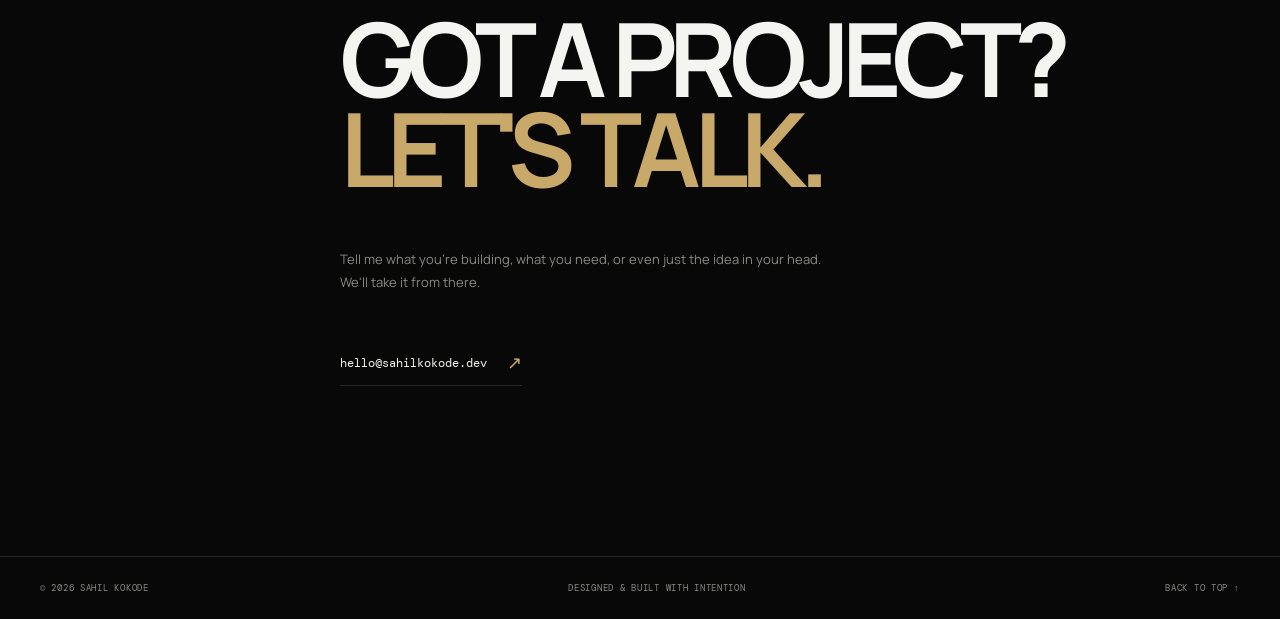
<file: index (18).html>
<!DOCTYPE html>
<html lang="en">
<head>
  <meta charset="UTF-8">
  <meta name="viewport" content="width=device-width, initial-scale=1.0">

  <title>Sahil Kokode — Web Developer</title>

  <meta name="description" content="Sahil Kokode — modern websites and digital experiences built for ambitious brands.">

  <link rel="preconnect" href="https://fonts.googleapis.com">
  <link rel="preconnect" href="https://fonts.gstatic.com" crossorigin>

  <link href="https://fonts.googleapis.com/css2?family=DM+Mono:wght@300;400;500&family=Manrope:wght@400;500;600;700;800&display=swap" rel="stylesheet">

  <link rel="stylesheet" href="style.css">
</head>

<body>

  <!-- LOADER -->

  <div class="loader" id="loader">
    <div class="loader-inner">
      <span>SK</span>
      <div class="loader-line"><i></i></div>
    </div>
  </div>


  <!-- HEADER -->

  <header class="header">

    <a href="#top" class="logo">
      <span class="logo-mark">SK</span>
      <span class="logo-text">Sahil Kokode</span>
    </a>

    <nav class="nav" id="nav">
      <a href="#work">Work</a>
      <a href="#services">Services</a>
      <a href="#about">About</a>
      <a href="#contact">Contact</a>
    </nav>

    <a href="#contact" class="header-cta">
      Let's Talk <span>↗</span>
    </a>

    <button class="menu-btn" id="menuBtn" aria-label="Open menu">
      <span></span>
      <span></span>
    </button>

  </header>


  <main id="top">

    <!-- =========================
         HERO
    ========================== -->

    <section class="hero">

      <div class="hero-grid"></div>
      <div class="hero-noise"></div>

      <div class="hero-content">

        <div class="eyebrow reveal">
          <span class="status-dot"></span>
          Available for select projects
        </div>

        <h1 class="hero-title">

          <span class="line reveal">I BUILD</span>

          <span class="line reveal delay-1">
            <em>WEBSITES</em>
          </span>

          <span class="line reveal delay-2">
            THAT <span class="outline">STAND OUT.</span>
          </span>

        </h1>

        <div class="hero-bottom reveal delay-3">

          <p class="hero-description">
            Modern websites designed to make brands look
            credible, memorable and impossible to ignore.
          </p>

          <a href="#work" class="hero-button">
            <span>Explore my work</span>
            <span class="button-arrow">↓</span>
          </a>

        </div>

      </div>


      <div class="hero-visual">

        <div class="visual-orbit orbit-one"></div>
        <div class="visual-orbit orbit-two"></div>

        <div class="visual-core">
          <span>SK</span>
        </div>

        <div class="visual-tag tag-top">
          DESIGN
        </div>

        <div class="visual-tag tag-bottom">
          DEVELOPMENT
        </div>

      </div>


      <div class="hero-scroll">
        <span>SCROLL TO EXPLORE</span>
        <div class="scroll-line"></div>
      </div>

    </section>


    <!-- =========================
         WORK
    ========================== -->

    <section class="work-section" id="work">

      <div class="work-top section-width">

        <div class="section-label">
          <span>01</span>
          Selected Work
        </div>

        <div class="work-intro">

          <p class="mono-text">Digital experiences / 2026</p>

          <h2>
            BUILT TO BE
            <em>REMEMBERED.</em>
          </h2>

        </div>

      </div>


      <div class="project-filter-bar section-width" aria-label="Project filters">
        <button class="project-filter active" data-filter="all">ALL</button>
        <button class="project-filter" data-filter="business">BUSINESS</button>
        <button class="project-filter" data-filter="luxury">LUXURY</button>
        <button class="project-filter" data-filter="creative">CREATIVE</button>
        <button class="project-filter" data-filter="commerce">E-COMMERCE</button>
      </div>

      <div class="project-list section-width project-list-v2">

        <!-- IRONVAULT -->
        <article class="project-card project-featured project-card-v2" data-category="business">
          <div class="project-meta"><span>01 / 08</span><span>Fitness / Business</span></div>
          <div class="project-preview ironvault-preview">
            <div class="preview-grid"></div>
            <div class="preview-copy">
              <span class="preview-small">IRONVAULT</span>
              <strong>TRAIN<br>HARDER.</strong>
              <span class="preview-line"></span>
              <small>PERFORMANCE<br>FITNESS CLUB</small>
            </div>
            <div class="preview-circle"><span>IV</span></div>
            <a class="project-overlay-link" href="https://tactiff-dot.github.io/IRONVAULT-FITNESS-demo/" target="_blank" rel="noopener">LIVE DEMO ↗</a>
          </div>
          <div class="project-info">
            <div><h3>IRONVAULT FITNESS</h3><p>A bold fitness experience built around strength, discipline and performance.</p></div>
            <a href="https://tactiff-dot.github.io/IRONVAULT-FITNESS-demo/" target="_blank" rel="noopener" class="project-link">View project <span>↗</span></a>
          </div>
        </article>

        <!-- NOIR -->
        <article class="project-card project-card-v2" data-category="creative">
          <div class="project-meta"><span>02 / 08</span><span>Cinema / Creative</span></div>
          <div class="project-preview noir-preview">
            <div class="noir-lines"></div><div class="noir-title"><span>THE</span><strong>NOIR</strong><span>CINEMA</span></div><div class="noir-badge">EST.<br>2026</div>
            <a class="project-overlay-link" href="https://tactiff-dot.github.io/NOIR-Cinema/" target="_blank" rel="noopener">LIVE DEMO ↗</a>
          </div>
          <div class="project-info"><div><h3>NOIR CINEMA</h3><p>An immersive cinematic website designed around atmosphere and storytelling.</p></div><a href="https://tactiff-dot.github.io/NOIR-Cinema/" target="_blank" rel="noopener" class="project-link">View project <span>↗</span></a></div>
        </article>

        <!-- HOTEL -->
        <article class="project-card project-card-v2" data-category="luxury">
          <div class="project-meta"><span>03 / 08</span><span>Hospitality / Luxury</span></div>
          <div class="project-preview hotel-preview">
            <div class="hotel-center"><span>LUXURY EXPERIENCE</span><strong>HOTEL</strong></div><div class="hotel-ring"></div>
            <span class="project-overlay-label">V2 SHOWCASE</span>
          </div>
          <div class="project-info"><div><h3>LUXURY HOTEL</h3><p>A refined hospitality concept focused on premium presentation, rooms and guest experience.</p></div><span class="project-status">V2 COMPLETE</span></div>
        </article>

        <!-- REAL ESTATE -->
        <article class="project-card project-card-v2" data-category="business">
          <div class="project-meta"><span>04 / 08</span><span>Property / Business</span></div>
          <div class="project-preview estate-preview">
            <div class="estate-copy"><span>PRIVATE</span><strong>PROPERTY<br>COLLECTION</strong></div><div class="estate-block"></div>
            <a class="project-overlay-link" href="https://tactiff-dot.github.io/REAL-ESTATE-demo/" target="_blank" rel="noopener">LIVE DEMO ↗</a>
          </div>
          <div class="project-info"><div><h3>REAL ESTATE</h3><p>A sophisticated property showcase designed for premium listings and modern agencies.</p></div><a href="https://tactiff-dot.github.io/REAL-ESTATE-demo/" target="_blank" rel="noopener" class="project-link">View project <span>↗</span></a></div>
        </article>

        <!-- VELOCE -->
        <article class="project-card project-card-v2" data-category="luxury">
          <div class="project-meta"><span>05 / 08</span><span>Automotive / Luxury</span></div>
          <div class="project-preview veloce-preview">
            <div class="veloce-grid"></div><div class="veloce-copy"><span>VÉLOCE</span><strong>DRIVE<br>THE<br>EXTRAORDINARY.</strong></div><div class="veloce-orbit"></div>
            <a class="project-overlay-link" href="https://tactiff-dot.github.io/CAR-RENTAL-demo/" target="_blank" rel="noopener">LIVE DEMO ↗</a>
          </div>
          <div class="project-info"><div><h3>VÉLOCE</h3><p>A premium car rental experience built around luxury vehicles, fleet discovery and reservation intent.</p></div><a href="https://tactiff-dot.github.io/CAR-RENTAL-demo/" target="_blank" rel="noopener" class="project-link">View project <span>↗</span></a></div>
        </article>

        <!-- BEAUTY -->
        <article class="project-card project-card-v2" data-category="luxury">
          <div class="project-meta"><span>06 / 08</span><span>Beauty / Luxury</span></div>
          <div class="project-preview beauty-preview">
            <div class="beauty-frame"></div><div class="beauty-copy"><span>BEAUTY</span><strong>YOUR<br>RITUAL.</strong></div>
            <a class="project-overlay-link" href="https://tactiff-dot.github.io/BEAUTY-SALON-demo/" target="_blank" rel="noopener">LIVE DEMO ↗</a>
          </div>
          <div class="project-info"><div><h3>BEAUTY SALON</h3><p>An elegant salon experience designed around services, visual appeal and appointment discovery.</p></div><a href="https://tactiff-dot.github.io/BEAUTY-SALON-demo/" target="_blank" rel="noopener" class="project-link">View project <span>↗</span></a></div>
        </article>

        <!-- PHOTOGRAPHY -->
        <article class="project-card project-card-v2" data-category="creative">
          <div class="project-meta"><span>07 / 08</span><span>Photography / Creative</span></div>
          <div class="project-preview photography-preview">
            <div class="photo-frame photo-frame-one"></div><div class="photo-frame photo-frame-two"></div><div class="photo-copy"><span>VISUAL STORIES</span><strong>CAPTURE<br>THE MOMENT.</strong></div>
            <span class="project-overlay-label">CREATIVE SHOWCASE</span>
          </div>
          <div class="project-info"><div><h3>PHOTOGRAPHY</h3><p>A visual-first portfolio created to put photography, storytelling and composition at the center.</p></div><span class="project-status">SHOWCASE</span></div>
        </article>

        <!-- FASHION -->
        <article class="project-card project-card-v2" data-category="commerce">
          <div class="project-meta"><span>08 / 08</span><span>Fashion / E-Commerce</span></div>
          <div class="project-preview fashion-preview">
            <div class="fashion-grid"></div><div class="fashion-copy"><span>NEW COLLECTION</span><strong>FORM<br>MEETS<br>FASHION.</strong></div>
            <span class="project-overlay-label">E-COMMERCE CONCEPT</span>
          </div>
          <div class="project-info"><div><h3>FASHION STORE</h3><p>A premium storefront concept focused on product discovery, editorial visuals and shopping flow.</p></div><span class="project-status">SHOWCASE</span></div>
        </article>

      </div>


      <div class="work-footer section-width">

        <p>
          More experiments, concepts and client-ready
          experiences are on the way.
        </p>

        <a href="#contact" class="text-arrow">
          Start a project <span>↗</span>
        </a>

      </div>

    </section>


    <!-- =========================
         SERVICES
    ========================== -->

    <section class="services-section" id="services">

      <div class="services-header section-width">

        <div class="section-label">
          <span>02</span>
          Services
        </div>

        <div class="services-heading">

          <p class="mono-text">
            What I can build for you
          </p>

          <h2>
            YOUR IDEA.
            <em>BUILT RIGHT.</em>
          </h2>

        </div>

      </div>


      <div class="services-layout section-width">

        <article class="service-card">

          <div class="service-number">01</div>

          <div class="service-icon">↗</div>

          <div class="service-content">

            <p class="service-type">LANDING PAGES</p>

            <h3>
              Websites that make
              a strong first
              impression.
            </h3>

            <p class="service-description">
              High-impact landing pages designed around
              your brand, audience and goals.
            </p>

          </div>

          <div class="service-tags">
            <span>Responsive</span>
            <span>Modern UI</span>
            <span>CTA Focused</span>
          </div>

        </article>


        <article class="service-card featured-service">

          <div class="service-number">02</div>

          <div class="service-icon">✦</div>

          <div class="service-content">

            <p class="service-type">BUSINESS WEBSITES</p>

            <h3>
              Turn your business
              into a brand
              online.
            </h3>

            <p class="service-description">
              Professional websites that communicate trust,
              showcase your services and guide customers.
            </p>

          </div>

          <div class="service-tags">
            <span>Branding</span>
            <span>UX Design</span>
            <span>Development</span>
          </div>

        </article>


        <article class="service-card">

          <div class="service-number">03</div>

          <div class="service-icon">+</div>

          <div class="service-content">

            <p class="service-type">CUSTOM EXPERIENCES</p>

            <h3>
              Something different?
              Let's build it
              from scratch.
            </h3>

            <p class="service-description">
              Unique interactive experiences, custom
              interfaces and creative concepts.
            </p>

          </div>

          <div class="service-tags">
            <span>Custom UI</span>
            <span>Interactions</span>
            <span>Creative</span>
          </div>

        </article>

      </div>


      <div class="capabilities section-width">

        <div class="capabilities-title">

          <span class="mono-text">
            Core capabilities
          </span>

          <p>
            Tools and techniques I use to turn concepts
            into polished web experiences.
          </p>

        </div>

        <div class="capability-list">
          <span>HTML</span>
          <span>CSS</span>
          <span>JAVASCRIPT</span>
          <span>RESPONSIVE DESIGN</span>
          <span>UI / UX</span>
          <span>ANIMATIONS</span>
          <span>INTERACTIONS</span>
          <span>PERFORMANCE</span>
        </div>

      </div>

    </section>


    <!-- =========================
         ABOUT
    ========================== -->

    <section class="about-section" id="about">

      <div class="about-grid section-width">

        <div class="section-label">
          <span>03</span>
          About
        </div>

        <div class="about-main">

          <p class="mono-text">
            A little about the person behind the pixels
          </p>

          <h2>
            I DON'T JUST
            <span>MAKE WEBSITES.</span>
            I BUILD
            <em>EXPERIENCES.</em>
          </h2>

          <div class="about-copy">

            <p>
              I'm Sahil — a web developer focused on creating
              modern, bold and memorable websites.
            </p>

            <p>
              My approach combines clean development,
              strong visual direction and thoughtful
              interactions to create websites that feel
              intentional instead of ordinary.
            </p>

          </div>

        </div>

      </div>


      <div class="about-statement section-width">

        <span class="statement-mark">"</span>

        <p>
          GOOD DESIGN GETS ATTENTION.
          <br>
          GREAT EXPERIENCES
          <em>KEEP IT.</em>
        </p>

      </div>

    </section>


    <!-- =========================
         PROCESS
    ========================== -->

    <section class="process-section">

      <div class="process-header section-width">

        <div class="section-label">
          <span>04</span>
          Process
        </div>

        <div>

          <p class="mono-text">
            From first idea to final launch
          </p>

          <h2>
            SIMPLE
            <em>PROCESS.</em>
            SERIOUS
            <span>RESULT.</span>
          </h2>

        </div>

      </div>


      <div class="process-list section-width">

        <div class="process-item">

          <span class="process-index">01</span>

          <div>
            <span class="process-type">DISCOVER</span>
            <h3>Understand the idea.</h3>
            <p>
              Goals, audience, brand direction and
              what the website needs to achieve.
            </p>
          </div>

          <span class="process-arrow">↗</span>

        </div>


        <div class="process-item">

          <span class="process-index">02</span>

          <div>
            <span class="process-type">DESIGN</span>
            <h3>Shape the experience.</h3>
            <p>
              Layout, typography, visual hierarchy,
              interactions and overall direction.
            </p>
          </div>

          <span class="process-arrow">↗</span>

        </div>


        <div class="process-item">

          <span class="process-index">03</span>

          <div>
            <span class="process-type">BUILD</span>
            <h3>Turn design into reality.</h3>
            <p>
              Clean HTML, CSS and JavaScript with
              responsive behaviour across devices.
            </p>
          </div>

          <span class="process-arrow">↗</span>

        </div>


        <div class="process-item">

          <span class="process-index">04</span>

          <div>
            <span class="process-type">REFINE</span>
            <h3>Polish every detail.</h3>
            <p>
              Mobile testing, interactions, performance
              and final visual refinement.
            </p>
          </div>

          <span class="process-arrow">↗</span>

        </div>

      </div>

    </section>


    <!-- =========================
         WHY ME
    ========================== -->

    <section class="why-section">

      <div class="why-inner section-width">

        <div class="section-label">
          <span>05</span>
          Why Work With Me
        </div>

        <div class="why-content">

          <p class="mono-text">
            What matters to me
          </p>

          <h2>
            NO COOKIE-CUTTER
            <em>WEBSITES.</em>
          </h2>

          <div class="why-grid">

            <div class="why-card">
              <span>01</span>
              <h3>Distinctive</h3>
              <p>
                Your website should look like your brand,
                not everybody else's.
              </p>
            </div>

            <div class="why-card">
              <span>02</span>
              <h3>Responsive</h3>
              <p>
                The experience should feel polished on
                phones, tablets and desktops.
              </p>
            </div>

            <div class="why-card">
              <span>03</span>
              <h3>Purposeful</h3>
              <p>
                Every section has a reason to exist and
                every interaction should help the user.
              </p>
            </div>

          </div>

        </div>

      </div>

    </section>


    <!-- =========================
         FINAL CTA
    ========================== -->

    <section class="final-cta">

      <div class="cta-grid"></div>

      <div class="final-cta-inner section-width">

        <p class="mono-text">
          Have something in mind?
        </p>

        <h2>
          LET'S BUILD
          <span>SOMETHING</span>
          <em>UNFORGETTABLE.</em>
        </h2>

        <a href="#contact" class="big-cta">
          Start a project
          <span>↗</span>
        </a>

      </div>

    </section>


    <!-- =========================
         CONTACT
    ========================== -->

    <section class="contact-section" id="contact">

      <div class="contact-grid section-width">

        <div class="section-label">
          <span>06</span>
          Contact
        </div>

        <div class="contact-main">

          <p class="mono-text">
            Let's start a conversation
          </p>

          <h2>
            GOT A PROJECT?
            <em>LET'S TALK.</em>
          </h2>

          <p class="contact-text">
            Tell me what you're building, what you need,
            or even just the idea in your head.
            We'll take it from there.
          </p>

          <div class="contact-actions">

            <a href="mailto:hello@sahilkokode.dev"
               class="contact-email">
              hello@sahilkokode.dev
              <span>↗</span>
            </a>

          </div>

        </div>

      </div>

    </section>

  </main>


  <!-- FOOTER -->

  <footer class="footer">

    <span>© 2026 Sahil Kokode</span>

    <span>Designed & Built with intention</span>

    <a href="#top">Back to top ↑</a>

  </footer>


  <script src="script.js"></script>

</body>
</html>
</file>
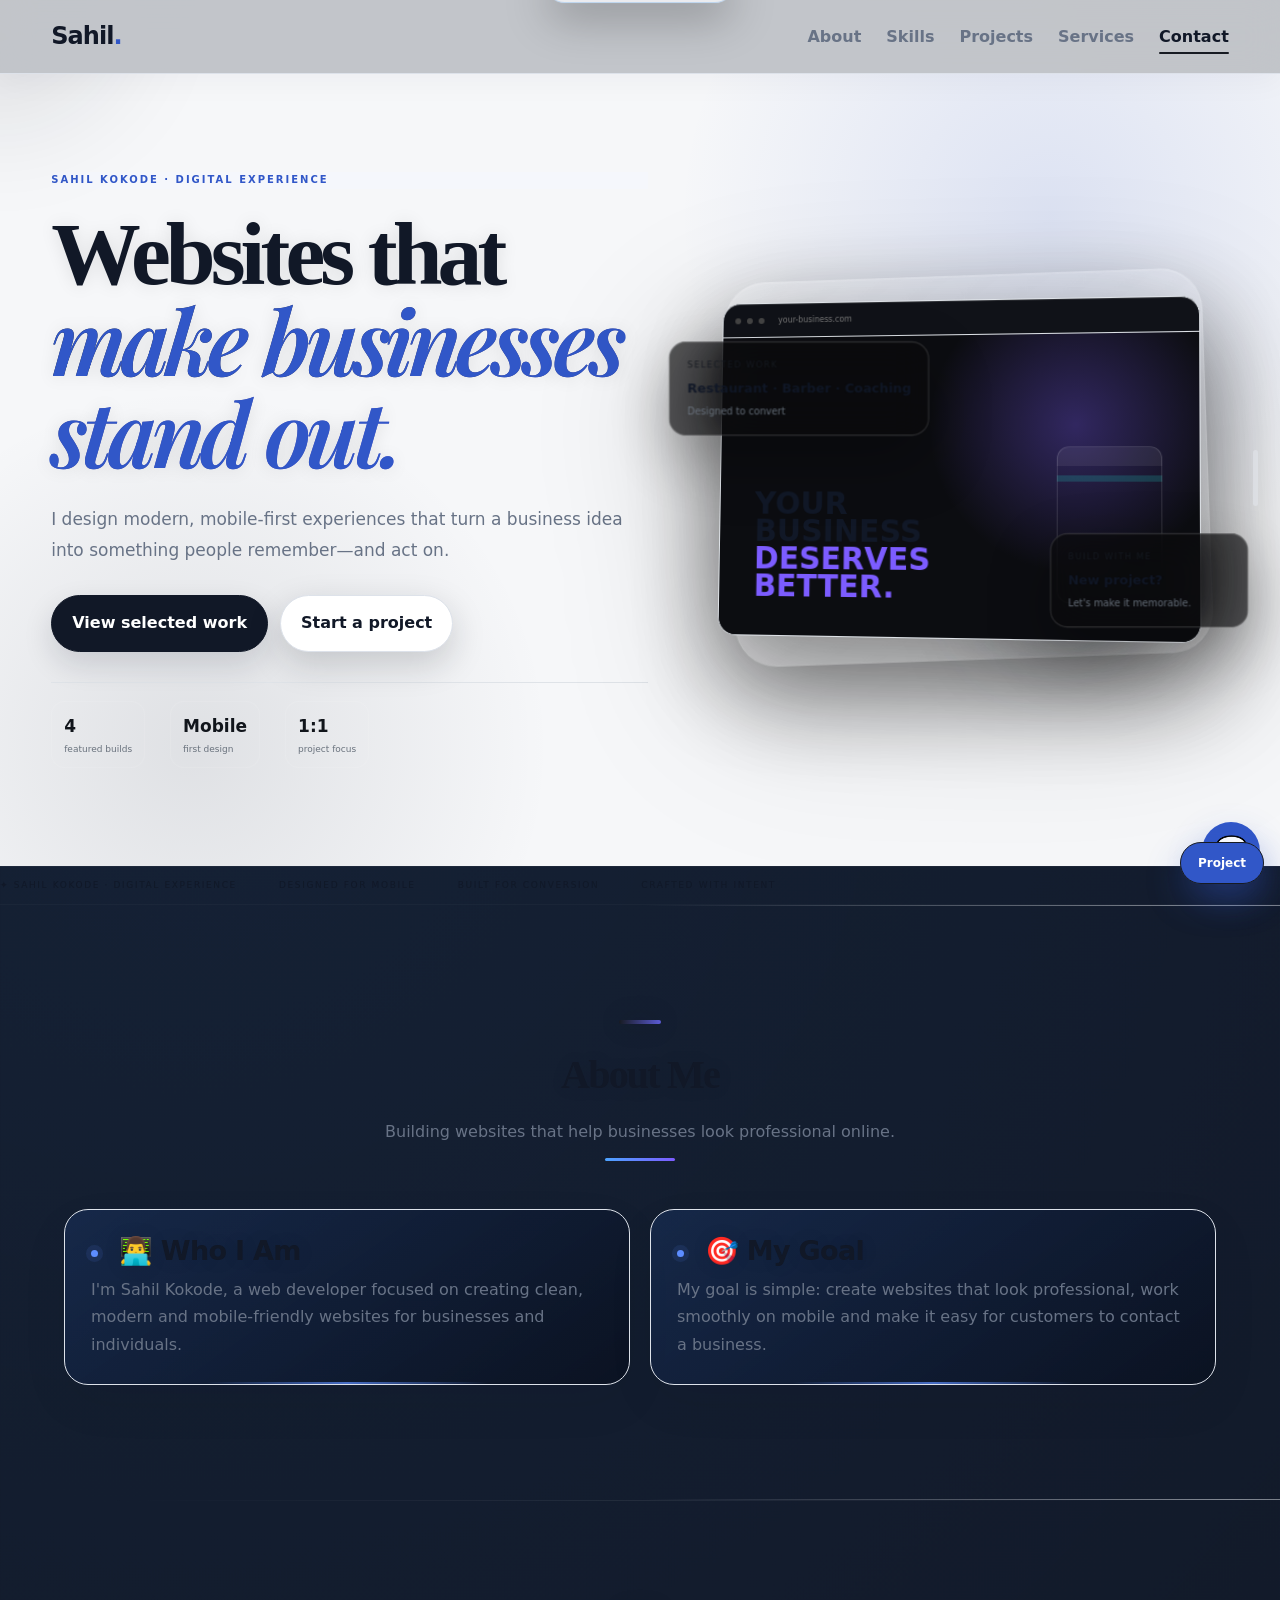
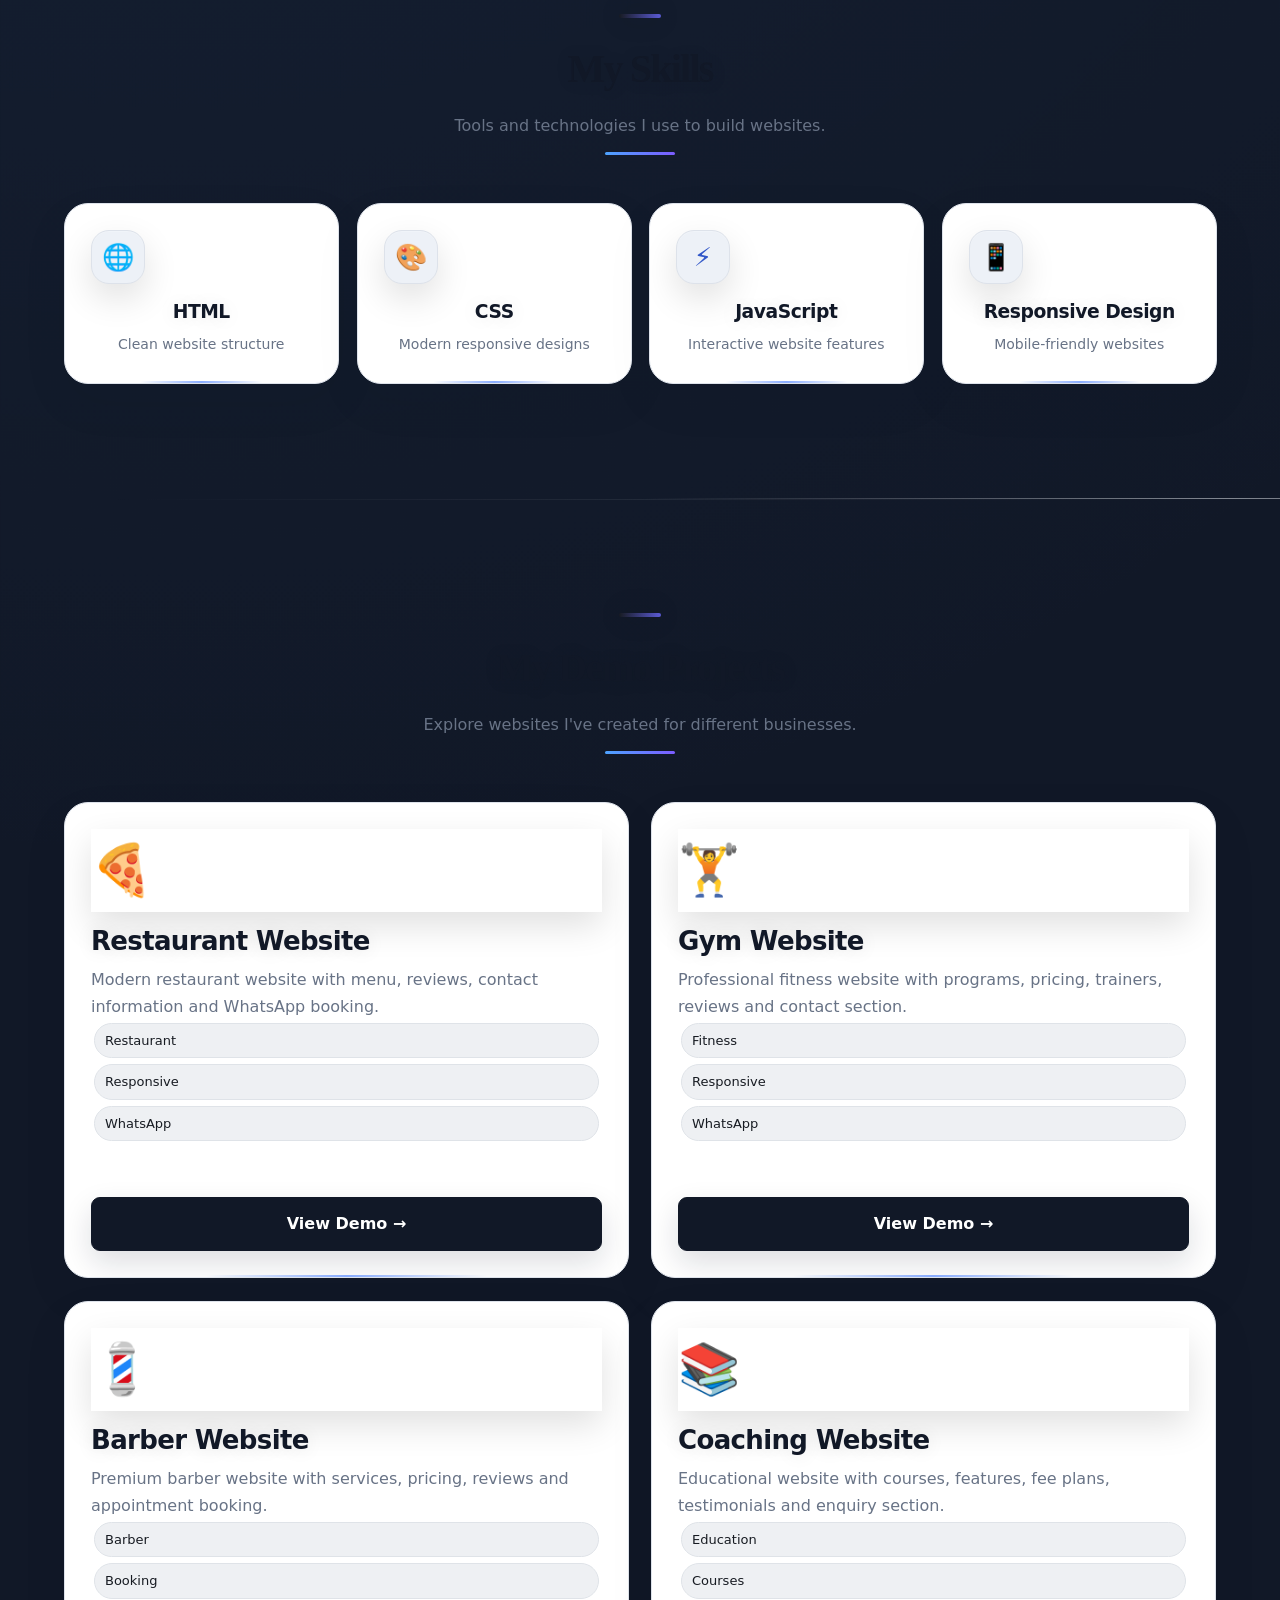
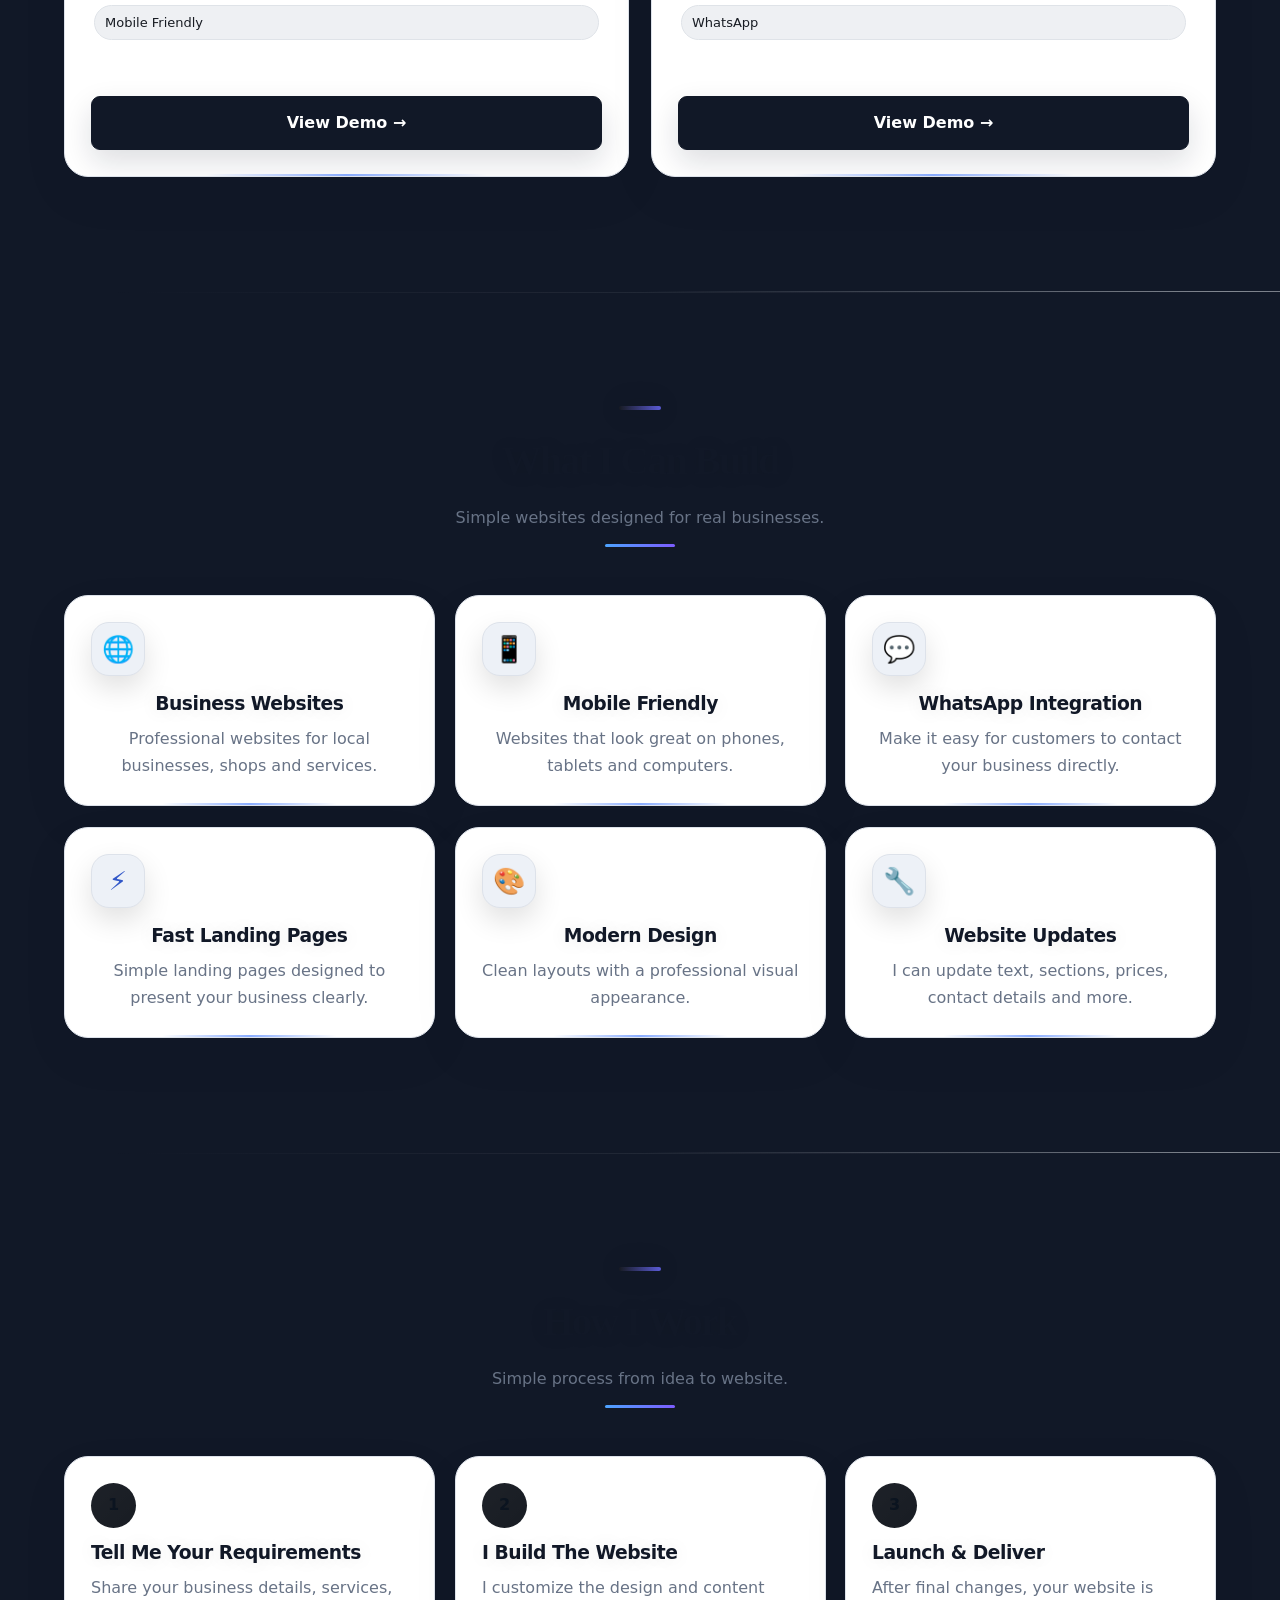
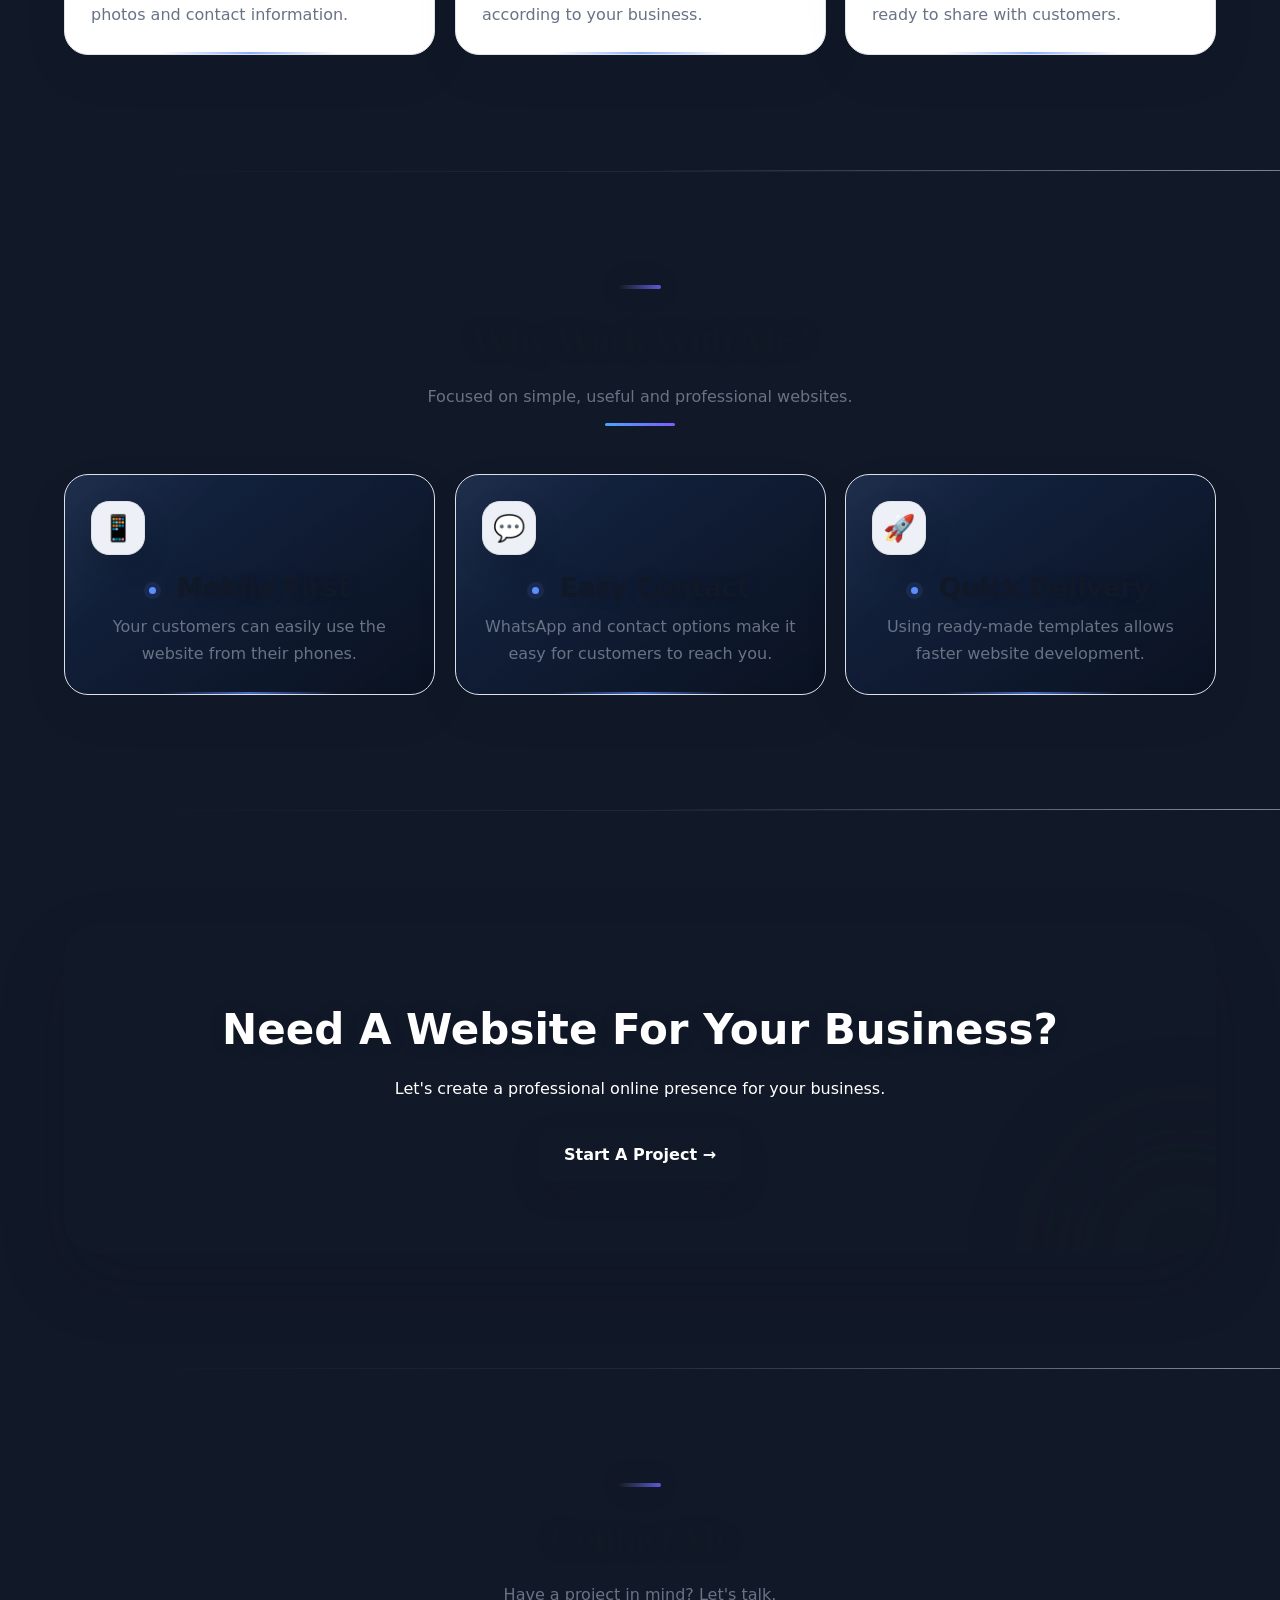
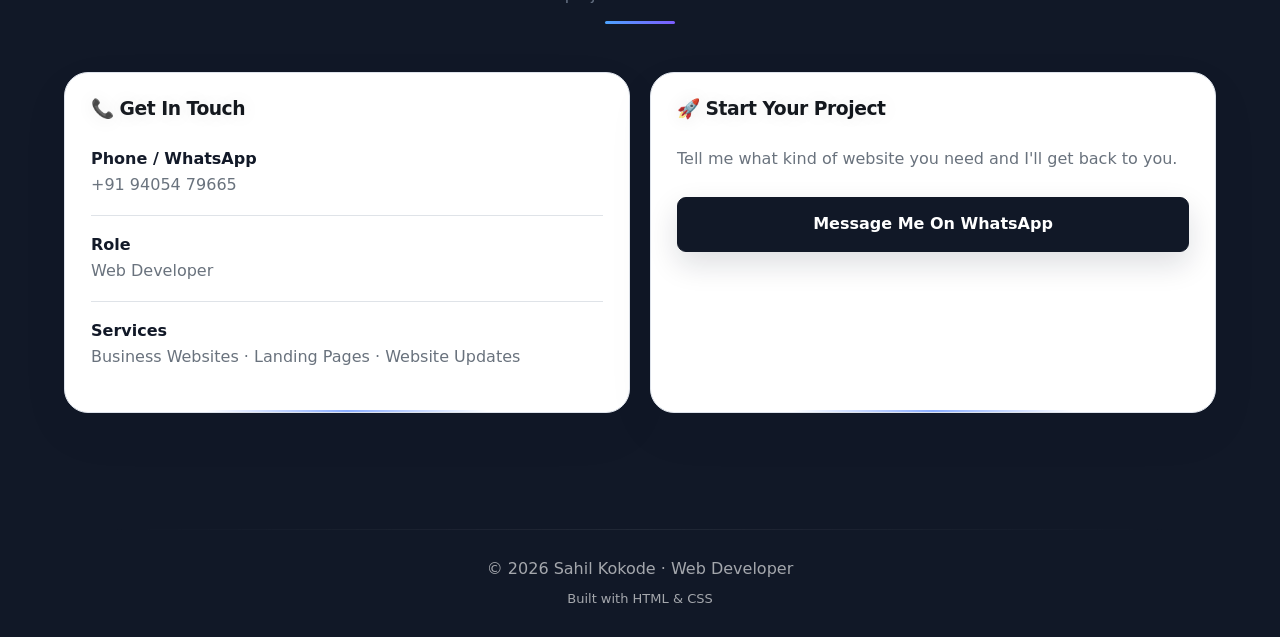
<file: portfolio-tactiff-pro-max-ultimate.html>
<!DOCTYPE html>
<html lang="en">
<head>

<meta charset="UTF-8">
<meta name="viewport" content="width=device-width, initial-scale=1.0">

<title>Sahil Kokode | Web Developer</title>

<meta name="description"
content="Sahil Kokode - Web Developer creating modern, responsive and professional websites for businesses.">

<style>

*{
    margin:0;
    padding:0;
    box-sizing:border-box;
    scroll-behavior:smooth;
}

:root{
    --bg:#070b14;
    --card:#101827;
    --card2:#0c1320;
    --text:#f5f7fb;
    --muted:#9ca9bb;
    --accent:#4da3ff;
    --accent2:#7c5cff;
    --border:#202d42;
}

body{
    font-family:Arial,Helvetica,sans-serif;
    background:var(--bg);
    color:var(--text);
    line-height:1.6;
}

a{
    text-decoration:none;
    color:inherit;
}

.container{
    width:90%;
    max-width:1100px;
    margin:auto;
}

/* NAVBAR */

nav{
    position:sticky;
    top:0;
    z-index:1000;
    background:rgba(7,11,20,.94);
    border-bottom:1px solid var(--border);
    backdrop-filter:blur(12px);
}

.nav{
    height:70px;
    display:flex;
    align-items:center;
    justify-content:space-between;
}

.logo{
    font-size:24px;
    font-weight:900;
}

.logo span{
    color:var(--accent);
}

.nav-links{
    display:flex;
    gap:25px;
    list-style:none;
}

.nav-links a{
    color:var(--muted);
    transition:.3s;
}

.nav-links a:hover{
    color:var(--accent);
}

/* HERO */

.hero{
    min-height:90vh;
    display:flex;
    align-items:center;
    text-align:center;
    background:
    radial-gradient(circle at 50% 20%,#153b65 0%,transparent 38%),
    radial-gradient(circle at 80% 80%,#25164f 0%,transparent 32%);
}

.hero-content{
    width:100%;
}

.badge{
    display:inline-block;
    padding:8px 17px;
    border:1px solid var(--border);
    border-radius:50px;
    color:var(--accent);
    margin-bottom:22px;
}

.hero h1{
    font-size:clamp(48px,8vw,82px);
    line-height:1;
    margin-bottom:22px;
}

.hero h1 span{
    color:var(--accent);
}

.hero h2{
    font-size:clamp(20px,4vw,30px);
    color:var(--muted);
    margin-bottom:18px;
}

.hero p{
    max-width:680px;
    margin:0 auto 30px;
    color:var(--muted);
    font-size:18px;
}

.buttons{
    display:flex;
    justify-content:center;
    gap:15px;
    flex-wrap:wrap;
}

.btn{
    display:inline-block;
    padding:13px 24px;
    border-radius:9px;
    font-weight:bold;
    transition:.3s;
}

.btn-primary{
    background:var(--accent);
    color:#07101c;
}

.btn-secondary{
    border:1px solid var(--border);
}

.btn:hover{
    transform:translateY(-3px);
}

/* SECTIONS */

section{
    padding:85px 0;
}

.title{
    text-align:center;
    margin-bottom:45px;
}

.title h2{
    font-size:40px;
    margin-bottom:8px;
}

.title p{
    color:var(--muted);
}

/* ABOUT */

.about{
    display:grid;
    grid-template-columns:1fr 1fr;
    gap:20px;
}

.about-card{
    background:var(--card);
    border:1px solid var(--border);
    border-radius:18px;
    padding:32px;
}

.about-card h3{
    font-size:25px;
    margin-bottom:12px;
}

.about-card p{
    color:var(--muted);
}

/* SKILLS */

.skills{
    display:grid;
    grid-template-columns:repeat(4,1fr);
    gap:18px;
}

.skill{
    background:var(--card);
    border:1px solid var(--border);
    border-radius:16px;
    padding:25px;
    text-align:center;
    transition:.3s;
}

.skill:hover{
    transform:translateY(-5px);
    border-color:var(--accent);
}

.skill-icon{
    font-size:40px;
    margin-bottom:10px;
}

.skill p{
    color:var(--muted);
    font-size:14px;
}

/* PROJECTS */

.projects{
    display:grid;
    grid-template-columns:repeat(2,1fr);
    gap:22px;
}

.project{
    background:var(--card);
    border:1px solid var(--border);
    border-radius:20px;
    padding:30px;
    transition:.3s;
}

.project:hover{
    transform:translateY(-6px);
    border-color:var(--accent);
}

.project-icon{
    font-size:50px;
    margin-bottom:15px;
}

.project h3{
    font-size:26px;
    margin-bottom:8px;
}

.project p{
    color:var(--muted);
    margin-bottom:20px;
}

.project-tag{
    display:inline-block;
    padding:6px 10px;
    border-radius:20px;
    background:var(--card2);
    border:1px solid var(--border);
    color:var(--accent);
    font-size:13px;
    margin:3px;
}

/* SERVICES */

.services{
    display:grid;
    grid-template-columns:repeat(3,1fr);
    gap:20px;
}

.service{
    background:var(--card);
    border:1px solid var(--border);
    border-radius:18px;
    padding:30px;
    text-align:center;
}

.service-icon{
    font-size:42px;
    margin-bottom:15px;
}

.service p{
    color:var(--muted);
    margin-top:10px;
}

/* PROCESS */

.process{
    display:grid;
    grid-template-columns:repeat(3,1fr);
    gap:20px;
}

.step{
    background:var(--card);
    border:1px solid var(--border);
    border-radius:18px;
    padding:30px;
}

.number{
    width:45px;
    height:45px;
    display:flex;
    align-items:center;
    justify-content:center;
    border-radius:50%;
    background:var(--accent);
    color:#07101c;
    font-weight:900;
    margin-bottom:15px;
}

.step p{
    color:var(--muted);
    margin-top:8px;
}

/* WHY ME */

.why{
    display:grid;
    grid-template-columns:repeat(3,1fr);
    gap:20px;
}

.why-card{
    background:var(--card);
    border:1px solid var(--border);
    border-radius:18px;
    padding:30px;
    text-align:center;
}

.why-card p{
    color:var(--muted);
    margin-top:10px;
}

/* CTA */

.cta{
    text-align:center;
    padding:70px 25px;
    background:
    linear-gradient(135deg,#122d4e,#171338);
    border:1px solid var(--border);
    border-radius:24px;
}

.cta h2{
    font-size:42px;
    margin-bottom:12px;
}

.cta p{
    color:var(--muted);
    margin-bottom:25px;
}

/* CONTACT */

.contact{
    display:grid;
    grid-template-columns:1fr 1fr;
    gap:20px;
}

.contact-card{
    background:var(--card);
    border:1px solid var(--border);
    border-radius:18px;
    padding:30px;
}

.contact-item{
    padding:16px 0;
    border-bottom:1px solid var(--border);
}

.contact-item:last-child{
    border-bottom:none;
}

.contact-item span{
    color:var(--muted);
}

/* WHATSAPP */

.whatsapp{
    position:fixed;
    right:20px;
    bottom:20px;
    width:58px;
    height:58px;
    border-radius:50%;
    display:flex;
    align-items:center;
    justify-content:center;
    background:#25D366;
    color:white;
    font-size:28px;
    box-shadow:0 8px 25px rgba(0,0,0,.4);
    z-index:9999;
    transition:.3s;
}

.whatsapp:hover{
    transform:scale(1.1);
}

/* FOOTER */

footer{
    border-top:1px solid var(--border);
    padding:28px;
    text-align:center;
    color:var(--muted);
}

/* MOBILE */

@media(max-width:800px){

    .nav-links{
        display:none;
    }

    .about,
    .projects,
    .services,
    .process,
    .why,
    .contact{
        grid-template-columns:1fr;
    }

    .skills{
        grid-template-columns:repeat(2,1fr);
    }

    section{
        padding:65px 0;
    }

    .hero{
        min-height:80vh;
    }

    .hero p{
        font-size:16px;
    }

    .title h2{
        font-size:34px;
    }

    .cta h2{
        font-size:34px;
    }

}

</style>


<style id="nine-phase-upgrade">
:root{scroll-behavior:smooth}
.upgradeBar{position:fixed;top:0;left:0;right:0;height:3px;z-index:9999;background:linear-gradient(90deg,currentColor 0%,transparent 0%);pointer-events:none}
.upgradeToast{position:fixed;right:18px;bottom:18px;z-index:9998;max-width:330px;padding:13px 15px;border-radius:14px;background:#111;color:#fff;box-shadow:0 16px 45px #0005;font:600 12px/1.45 system-ui;opacity:0;transform:translateY(16px);pointer-events:none;transition:.28s}
.upgradeToast.show{opacity:1;transform:none}
.upgradeReveal{opacity:0;transform:translateY(18px);transition:opacity .65s ease,transform .65s ease}
.upgradeReveal.visible{opacity:1;transform:none}
.upgradeModal{position:fixed;inset:0;background:#0009;z-index:9997;display:none;place-items:center;padding:18px}
.upgradeModal.open{display:grid}
.upgradePanel{width:min(560px,100%);max-height:90vh;overflow:auto;background:#fff;color:#111;border-radius:22px;padding:22px;box-shadow:0 30px 90px #0007}
.upgradePanel h3{margin:0 0 8px;font-size:24px}
.upgradePanel p{color:#666;font-size:13px}
.upgradePanel .row{display:grid;grid-template-columns:1fr 1fr;gap:10px}
.upgradePanel input,.upgradePanel select,.upgradePanel textarea{width:100%;box-sizing:border-box;border:1px solid #ddd;border-radius:11px;padding:12px;margin:5px 0 10px;font:inherit}
.upgradePanel button{border:0;border-radius:11px;padding:12px 16px;cursor:pointer;font-weight:800}
.upgradeClose{float:right;background:#eee}
.upgradePrimary{background:#111;color:#fff}
.upgradeSticky{position:fixed;left:14px;right:14px;bottom:14px;z-index:9990;display:flex;justify-content:center;pointer-events:none}
.upgradeSticky button{pointer-events:auto;border:0;border-radius:999px;padding:13px 20px;font-weight:900;box-shadow:0 12px 35px #0003}
@media(min-width:760px){.upgradeSticky{display:none}}
@media(max-width:520px){.upgradePanel .row{grid-template-columns:1fr}}
</style>



<style id="wow-100x">
@import url('https://fonts.googleapis.com/css2?family=DM+Sans:wght@400;500;600;700&family=Playfair+Display:ital,wght@0,600;0,700;1,600;1,700&display=swap');
body{font-family:"DM Sans",Arial,sans-serif}
.wow-hero{position:relative;min-height:94vh!important;display:grid!important;place-items:center;overflow:hidden!important;text-align:left!important}
.wow-hero:before{content:"";position:absolute;inset:0;background:radial-gradient(circle at 20% 30%,var(--wow-glow1),transparent 35%),radial-gradient(circle at 85% 70%,var(--wow-glow2),transparent 34%);pointer-events:none}
.wow-hero:after{content:"";position:absolute;inset:0;opacity:.11;background-image:linear-gradient(rgba(255,255,255,.12) 1px,transparent 1px),linear-gradient(90deg,rgba(255,255,255,.12) 1px,transparent 1px);background-size:70px 70px;mask-image:linear-gradient(to bottom,#000,transparent 90%);pointer-events:none}
.wow-grid{position:relative;z-index:2;width:min(1180px,92%);margin:auto;display:grid;grid-template-columns:1.05fr .95fr;gap:40px;align-items:center}
.wow-copy{max-width:720px}
.wow-eyebrow{font-size:10px;letter-spacing:.2em;font-weight:700;color:var(--wow-accent);margin-bottom:22px}
.wow-title{font-size:clamp(48px,7vw,92px)!important;line-height:.95!important;letter-spacing:-.055em!important;margin:0 0 24px!important}
.wow-title em{font-family:"Playfair Display",Georgia,serif;color:var(--wow-accent);font-weight:600}
.wow-desc{max-width:610px!important;font-size:17px!important;color:var(--wow-muted)!important;margin:0 0 30px!important}
.wow-actions{display:flex;gap:12px;flex-wrap:wrap}.wow-actions .btn{padding:14px 20px;border-radius:999px}
.wow-meta{display:flex;gap:25px;margin-top:30px;padding-top:18px;border-top:1px solid var(--wow-line);font-size:9px;color:var(--wow-muted)}
.wow-meta b{display:block;color:var(--wow-text);font-size:17px;margin-bottom:2px}
.wow-visual{min-height:520px;position:relative;display:grid;place-items:center}
.float-card{position:absolute;z-index:4;min-width:185px;padding:14px 16px;border:1px solid var(--wow-line);border-radius:16px;background:rgba(10,10,12,.66);backdrop-filter:blur(18px);box-shadow:0 24px 70px rgba(0,0,0,.28);animation:floaty 5s ease-in-out infinite}
.float-card small{display:block;font-size:8px;letter-spacing:.15em;color:var(--wow-accent);margin-bottom:6px}
.float-card b{display:block;font-size:12px}.float-card span{display:block;font-size:9px;color:var(--wow-muted);margin-top:4px}
.fc1{left:0;top:24%}.fc2{right:0;bottom:18%;animation-delay:-2.2s}
@keyframes floaty{50%{transform:translateY(-9px)}}
.plate{width:min(370px,70vw);aspect-ratio:1;border-radius:50%;background:radial-gradient(circle,#fff 0 43%,#ded6ca 44% 47%,#8b5d39 48% 50%,#21140e 51%);box-shadow:0 35px 90px rgba(0,0,0,.5);transform:rotate(-8deg);animation:slowspin 18s linear infinite;display:grid;place-items:center}
.plate-inner{width:70%;height:70%;border-radius:50%;display:grid;place-items:center;background:radial-gradient(circle at 40% 35%,#d77a32,#8c2f1c 55%,#35120d);box-shadow:inset 0 0 50px #0006;font-size:60px;color:#ffd27d}
@keyframes slowspin{to{transform:rotate(352deg)}}
.portrait{width:min(350px,72vw);height:440px;border-radius:48% 48% 35% 35%;position:relative;background:linear-gradient(145deg,#171717,#050505);box-shadow:0 35px 100px #0008;overflow:hidden}
.portrait:before{content:"";position:absolute;width:220px;height:280px;border-radius:48% 48% 44% 44%;background:linear-gradient(135deg,#7e6048,#291b16);left:50%;top:70px;transform:translateX(-50%);box-shadow:inset -18px -5px 0 #17100c}
.portrait-head{position:absolute;width:220px;height:75px;left:50%;top:48px;transform:translateX(-50%);border-radius:55% 55% 30% 30%;background:#0b0b0b;z-index:2}
.portrait-neck{position:absolute;width:100px;height:110px;background:#5c4031;left:50%;bottom:-20px;transform:translateX(-50%);border-radius:20px}
.orbital{width:min(390px,72vw);aspect-ratio:1;border-radius:50%;position:relative;display:grid;place-items:center;background:radial-gradient(circle,#fff,#dbeafe 30%,#163a6b 31% 58%,transparent 59%);box-shadow:0 0 100px #4da3ff33}
.core{width:100px;height:100px;border-radius:50%;display:grid;place-items:center;background:#fff;color:#1756b8;font-size:34px;font-weight:900;box-shadow:0 15px 45px #0003}
.orbit{position:absolute;border:1px solid #6eb4ff77;border-radius:50%;inset:10%;transform:rotate(25deg)}.o2{inset:20%;transform:rotate(-35deg) scaleX(.55)}
.browser{width:min(470px,78vw);height:330px;border:1px solid var(--wow-line);border-radius:18px;background:#101218;box-shadow:0 35px 100px #0009;overflow:hidden;transform:rotate(-4deg);transition:.5s}.browser:hover{transform:rotate(0) translateY(-8px)}
.browser-top{height:34px;border-bottom:1px solid var(--wow-line);display:flex;align-items:center;gap:6px;padding:0 12px;color:#777;font-size:8px}.browser-top i{width:6px;height:6px;border-radius:50%;background:#444}.browser-top span{margin-left:8px}
.browser-body{height:calc(100% - 34px);padding:35px;display:flex;justify-content:space-between;align-items:flex-end;background:radial-gradient(circle at 75% 30%,#7c5cff55,transparent 35%),#0c0d11}.browser-body b{font-size:30px;line-height:.9}.browser-body em{color:#7c5cff;font-style:normal}.mini-ui{width:110px;height:150px;border:1px solid #ffffff22;border-radius:12px;background:linear-gradient(180deg,#ffffff12 0 12%,transparent 12% 18%,#20d6c733 18% 22%,transparent 22%)}
.wow-strip{position:relative;z-index:3;border-top:1px solid var(--wow-line);border-bottom:1px solid var(--wow-line);overflow:hidden;white-space:nowrap;padding:12px 0;color:var(--wow-muted);font-size:9px;letter-spacing:.18em}.wow-strip span{display:inline-block;margin-right:42px}
@media(max-width:820px){.wow-grid{grid-template-columns:1fr;gap:5px}.wow-copy{text-align:center;margin:auto}.wow-desc{margin-left:auto!important;margin-right:auto!important}.wow-actions{justify-content:center}.wow-meta{justify-content:center}.wow-visual{min-height:430px}.float-card{transform:scale(.9)}}
@media(max-width:520px){.wow-title{font-size:48px!important}.wow-visual{min-height:390px}.portrait{height:360px}.float-card{min-width:150px;padding:11px}.float-card b{font-size:10px}.float-card span{font-size:8px}}
</style>

<style id="theme-100x">
:root{
 --bg:#07080b;--surface:#101217;--ink:#f5f7fb;--muted:#9da5b2;
 --accent:#8a6cff;--accent2:#21d4c5;--line:#282d38;
}
html,body{background:var(--bg)!important;color:var(--ink)!important}
body{background-image:radial-gradient(circle at 15% 15%,#8a6cff20,transparent 30%),radial-gradient(circle at 85% 70%,#21d4c518,transparent 28%)!important}
header,nav{background:rgba(7,8,11,.76)!important;backdrop-filter:blur(20px);border-bottom:1px solid var(--line)!important}
h1,h2,h3,h4{color:var(--ink)!important}
a{color:var(--ink)}
.btn-primary,button.primary{background:linear-gradient(135deg,#8a6cff,#6546df)!important;color:#fff!important;border-color:transparent!important}
.btn-secondary{background:transparent!important;color:var(--ink)!important;border-color:var(--line)!important}
.theme-brand{font-family:"DM Sans",Arial,sans-serif;font-weight:800;letter-spacing:-.06em;color:var(--ink)!important}
.theme-brand span{color:var(--accent)!important}
.theme-eyebrow{color:var(--accent)!important}
.wow-title em{color:var(--accent)!important}
</style>

<style id="premium-1000x">
/* ===== 1000X PREMIUM DESIGN SYSTEM ===== */
:root{
  --p-radius:22px;
  --p-radius-sm:14px;
  --p-shadow:0 24px 80px rgba(0,0,0,.24);
  --p-shadow-hover:0 32px 100px rgba(0,0,0,.34);
  --p-ease:cubic-bezier(.22,1,.36,1);
}
html{scroll-padding-top:84px}
body{
  overflow-x:hidden;
  text-rendering:optimizeLegibility;
  -webkit-font-smoothing:antialiased;
}
body::selection{background:var(--accent);color:var(--bg)}
::selection{background:var(--accent);color:var(--bg)}
nav{
  transition:background .35s var(--p-ease),box-shadow .35s var(--p-ease),transform .35s var(--p-ease);
}
nav.p-nav-scrolled{
  background:color-mix(in srgb,var(--bg) 82%,transparent)!important;
  box-shadow:0 12px 45px rgba(0,0,0,.16);
}
.container{max-width:1220px}
section{position:relative}
section:not(.hero)::before{
  content:"";
  position:absolute;left:50%;top:0;width:min(1220px,92%);height:1px;
  background:linear-gradient(90deg,transparent,var(--border),transparent);
  opacity:.55;
}
.hero{isolation:isolate}
.hero::after{
  content:"";position:absolute;inset:0;pointer-events:none;z-index:0;
  background:radial-gradient(circle at 50% 110%,color-mix(in srgb,var(--accent) 10%,transparent),transparent 42%);
}
.hero>*{position:relative;z-index:2}
.wow-grid{width:min(1220px,92%)}
.wow-title{max-width:900px}
.wow-title em{background:linear-gradient(120deg,var(--accent),var(--accent2,var(--accent)));-webkit-background-clip:text;background-clip:text;color:transparent!important}
.btn{
  position:relative;isolation:isolate;overflow:hidden;
  border:1px solid transparent;
  box-shadow:0 8px 24px rgba(0,0,0,.12);
  transition:transform .35s var(--p-ease),box-shadow .35s var(--p-ease),border-color .35s;
}
.btn::before{
  content:"";position:absolute;inset:0;transform:translateX(-110%);
  background:linear-gradient(100deg,transparent,rgba(255,255,255,.22),transparent);
  transition:transform .65s var(--p-ease);z-index:-1;
}
.btn:hover::before{transform:translateX(110%)}
.btn:hover{transform:translateY(-4px);box-shadow:0 16px 36px rgba(0,0,0,.22)}
.card,.project,.service,.course,.feature,.price-card,.review,.info-card,.skill,.step,.why-card,.about-card,.contact-card,.food{
  position:relative;
  overflow:hidden;
  border-radius:var(--p-radius)!important;
  transition:transform .45s var(--p-ease),box-shadow .45s var(--p-ease),border-color .35s,background .35s;
}
.card::before,.project::before,.service::before,.course::before,.feature::before,.price-card::before,.review::before,.info-card::before,.skill::before,.step::before,.why-card::before,.about-card::before,.contact-card::before,.food::before{
  content:"";position:absolute;inset:0;pointer-events:none;
  background:linear-gradient(135deg,rgba(255,255,255,.08),transparent 28%);
  opacity:.55;
}
.card:hover,.project:hover,.service:hover,.course:hover,.feature:hover,.price-card:hover,.review:hover,.info-card:hover,.skill:hover,.step:hover,.why-card:hover,.about-card:hover,.contact-card:hover,.food:hover{
  transform:translateY(-8px);
  box-shadow:var(--p-shadow-hover);
}
.title h2{letter-spacing:-.035em}
.title p{max-width:650px;margin-left:auto;margin-right:auto}
.wow-meta b{font-variant-numeric:tabular-nums}
.float-card{transition:transform .4s var(--p-ease),border-color .3s}
.float-card:hover{transform:translateY(-12px) scale(1.02);border-color:var(--accent)!important}
.wow-strip{opacity:.9}
.upgradeBar{
  height:3px!important;
  background:linear-gradient(90deg,var(--accent),var(--accent2,var(--accent)))!important;
  transform-origin:left center;
  box-shadow:0 0 18px color-mix(in srgb,var(--accent) 45%,transparent);
}
.premium-glow{
  position:fixed;left:0;top:0;width:260px;height:260px;border-radius:50%;
  pointer-events:none;z-index:0;opacity:.09;filter:blur(55px);
  background:var(--accent);transform:translate(-50%,-50%);
  transition:transform .12s linear;
}
.premium-progress-dot{
  position:fixed;right:22px;top:50%;width:5px;height:56px;border-radius:99px;
  background:var(--border);z-index:9996;overflow:hidden;opacity:.7;
}
.premium-progress-dot i{
  display:block;width:100%;height:0;background:linear-gradient(var(--accent),var(--accent2,var(--accent)));
  border-radius:inherit;
}
.premium-mobile-toggle{
  display:none;border:1px solid var(--border);background:rgba(255,255,255,.04);
  color:var(--text);width:44px;height:44px;border-radius:12px;font-size:20px;
}
.premium-mobile-menu{
  display:none;position:absolute;left:4%;right:4%;top:calc(100% + 10px);
  padding:12px;border:1px solid var(--border);border-radius:18px;
  background:color-mix(in srgb,var(--bg) 92%,transparent);
  backdrop-filter:blur(22px);box-shadow:var(--p-shadow);
}
.premium-mobile-menu.open{display:grid}
.premium-mobile-menu a{padding:13px 14px;border-radius:12px;color:var(--muted)}
.premium-mobile-menu a:hover{background:rgba(255,255,255,.06);color:var(--text)}
.premium-toast{
  position:fixed;left:50%;bottom:24px;transform:translate(-50%,18px);
  opacity:0;pointer-events:none;z-index:10000;
  padding:12px 16px;border:1px solid var(--border);border-radius:999px;
  background:rgba(12,14,18,.9);backdrop-filter:blur(18px);color:var(--text);
  box-shadow:var(--p-shadow);font:600 12px/1.3 "DM Sans",system-ui;
  transition:opacity .35s var(--p-ease),transform .35s var(--p-ease);
}
.premium-toast.show{opacity:1;transform:translate(-50%,0)}
@media(max-width:800px){
  nav .nav{height:64px}
  .premium-mobile-toggle{display:grid;place-items:center}
  nav .nav-links{display:none!important}
  .premium-progress-dot{display:none}
  section{padding:74px 0}
  .wow-grid{width:min(94%,680px)}
  .wow-title{font-size:clamp(44px,12vw,70px)!important}
  .wow-visual{min-height:420px}
  .float-card{min-width:155px}
}
@media(max-width:520px){
  .container{width:92%}
  section{padding:62px 0}
  .wow-title{font-size:clamp(40px,13vw,58px)!important}
  .wow-desc{font-size:16px!important}
  .wow-actions .btn{width:100%;text-align:center}
  .float-card{min-width:140px;padding:10px 12px}
  .premium-glow{display:none}
}
@media(prefers-reduced-motion:reduce){
  *,*::before,*::after{scroll-behavior:auto!important;animation-duration:.001ms!important;animation-iteration-count:1!important;transition-duration:.001ms!important}
}
</style>

<style id="completion-pass">.premium-booking-fab{position:fixed;right:22px;bottom:22px;z-index:10001;padding:13px 17px;border-radius:999px;border:1px solid var(--accent);background:rgba(10,12,16,.82);backdrop-filter:blur(18px);color:#fff;font:800 12px system-ui;cursor:pointer;box-shadow:0 18px 55px #0005}.premium-booking-fab:hover{transform:translateY(-4px)}.premium-form-status{display:none;margin-top:10px;padding:10px 12px;border-radius:10px;font-size:12px}.premium-form-status.show{display:block}.premium-form-status.ok{color:#65e39d;background:#173b29}.premium-form-status.err{color:#ff9999;background:#401f23}.upgradePanel input:focus,.upgradePanel textarea:focus{outline:none;border-color:var(--accent)!important;box-shadow:0 0 0 4px rgba(138,108,255,.12)}@media(max-width:520px){.premium-booking-fab{right:14px;bottom:14px;padding:12px 14px}} </style>
<style id="box-10x-upgrade">
/* ===== 10X BOX SYSTEM — THEME-MATCHED ===== */
:root{--box-pad:26px;--box-gap:18px;--box-line:var(--accent);--box-soft:rgba(255,255,255,.055);--box-soft2:rgba(255,255,255,.025)}
/* shared structure */
.about-card,.why-card,.price-card,.info-card,.card,.service,.skill,.feature,.course,.project,.food,.step,.review,.contact-card{
  min-height:0!important;height:auto!important;display:flex;flex-direction:column;justify-content:flex-start;
  padding:var(--box-pad)!important;isolation:isolate;
  background:linear-gradient(145deg,var(--box-soft),var(--box-soft2))!important;
  border:1px solid color-mix(in srgb,var(--box-line) 28%,var(--border))!important;
  box-shadow:inset 0 1px 0 rgba(255,255,255,.045),0 18px 55px rgba(0,0,0,.13)!important;
}
.about-card::after,.why-card::after,.price-card::after,.info-card::after,.card::after,.service::after,.skill::after,.feature::after,.course::after,.project::after,.food::after,.step::after,.review::after,.contact-card::after{
  content:"";position:absolute;left:var(--box-pad);right:var(--box-pad);bottom:0;height:2px;border-radius:99px;
  background:linear-gradient(90deg,transparent,var(--box-line),transparent);opacity:.72;transform:scaleX(.55);transform-origin:center;transition:transform .45s cubic-bezier(.22,1,.36,1),opacity .35s;
}
.about-card:hover::after,.why-card:hover::after,.price-card:hover::after,.info-card:hover::after,.card:hover::after,.service:hover::after,.skill:hover::after,.feature:hover::after,.course:hover::after,.project:hover::after,.food:hover::after,.step:hover::after,.review:hover::after,.contact-card:hover::after{transform:scaleX(1);opacity:1}
.about-card h3,.why-card h3,.price-card h3,.info-card h3,.card h3,.service h3,.skill h3,.feature h3,.course h3,.project h3,.food h3,.step h3,.review h3,.contact-card h3{margin:0 0 10px;line-height:1.12;letter-spacing:-.025em}
.about-card p,.why-card p,.price-card p,.info-card p,.card p,.service p,.skill p,.feature p,.course p,.project p,.food p,.step p,.review p,.contact-card p{margin:0;line-height:1.72;color:var(--muted)}
.about-card h3:first-letter,.why-card h3:first-letter,.card h3:first-letter{filter:saturate(1.15)}
.service .icon,.info-card .icon,.skill-icon,.service-icon,.food-img,.feature .icon{width:54px!important;height:54px!important;min-width:54px;display:grid!important;place-items:center;border-radius:17px!important;margin-bottom:18px!important;background:linear-gradient(145deg,color-mix(in srgb,var(--box-line) 22%,transparent),rgba(255,255,255,.035))!important;border:1px solid color-mix(in srgb,var(--box-line) 35%,transparent)!important;box-shadow:inset 0 1px 0 rgba(255,255,255,.08),0 12px 28px rgba(0,0,0,.18);font-size:26px!important}
.about-card h3::before,.why-card h3::before{content:"";display:inline-block;width:7px;height:7px;border-radius:50%;background:var(--box-line);box-shadow:0 0 0 5px color-mix(in srgb,var(--box-line) 10%,transparent);margin:0 12px 3px 0}
.price-card{position:relative}
.price-card.featured{transform:translateY(-5px);border-color:color-mix(in srgb,var(--box-line) 65%,var(--border))!important;box-shadow:0 24px 70px color-mix(in srgb,var(--box-line) 12%,transparent),inset 0 1px 0 rgba(255,255,255,.08)!important}
.price-card.featured::before{content:"RECOMMENDED";position:absolute;top:14px;right:14px;padding:6px 9px;border-radius:999px;background:color-mix(in srgb,var(--box-line) 15%,transparent);border:1px solid color-mix(in srgb,var(--box-line) 35%,transparent);color:var(--text);font:800 9px/1 system-ui;letter-spacing:.12em}
.price-card .price{margin:4px 0 14px;font-weight:900;letter-spacing:-.04em}
.price-card .btn{margin-top:20px;align-self:flex-start}
.info-card .icon{margin-bottom:15px!important}
.info-card p{font-size:14px}
.food{padding:0!important;overflow:hidden!important}
.food .food-img{width:100%!important;height:150px!important;border:0!important;border-radius:0!important;margin:0!important;font-size:46px!important;background:linear-gradient(145deg,color-mix(in srgb,var(--box-line) 16%,transparent),rgba(255,255,255,.035))!important}
.food .food-body{padding:22px 24px 26px}
.food .price{margin-top:14px;font-weight:900;color:var(--box-line)}
/* theme-specific personality */
body[data-final-theme="Studio Noir"]{--box-line:#5d8dff;--box-soft:rgba(35,78,155,.12)}
body[data-final-theme="Scholar Blue"]{--box-line:#a855f7;--box-soft:rgba(91,43,151,.14)}
body[data-final-theme="Obsidian Grooming"]{--box-line:#d6a24b;--box-soft:rgba(145,94,25,.12)}
body[data-final-theme="Saffron Atelier"]{--box-line:#f28a32;--box-soft:rgba(145,62,18,.13)}
/* Portfolio: elegant studio cards */
body[data-final-theme="Studio Noir"] .about-card,body[data-final-theme="Studio Noir"] .why-card{background:linear-gradient(145deg,rgba(24,48,91,.58),rgba(10,17,32,.86))!important}
body[data-final-theme="Studio Noir"] .about-card h3,body[data-final-theme="Studio Noir"] .why-card h3{font-size:clamp(21px,2.2vw,27px)}
/* Coaching: academic, brighter information hierarchy */
body[data-final-theme="Scholar Blue"] .info-card,body[data-final-theme="Scholar Blue"] .price-card{background:linear-gradient(145deg,rgba(33,24,66,.72),rgba(13,18,36,.9))!important}
body[data-final-theme="Scholar Blue"] .price-card h3{font-size:21px}
body[data-final-theme="Scholar Blue"] .price-card p{font-size:14px}
/* Barber: luxury service cards */
body[data-final-theme="Obsidian Grooming"] .about-card,body[data-final-theme="Obsidian Grooming"] .price-card,body[data-final-theme="Obsidian Grooming"] .info-card{background:linear-gradient(145deg,rgba(47,37,24,.68),rgba(14,14,14,.94))!important}
body[data-final-theme="Obsidian Grooming"] .price-card.featured{box-shadow:0 28px 80px rgba(214,162,75,.13),inset 0 1px 0 rgba(255,255,255,.08)!important}
/* Restaurant: warm editorial cards */
body[data-final-theme="Saffron Atelier"] .card,body[data-final-theme="Saffron Atelier"] .info-card,body[data-final-theme="Saffron Atelier"] .feature{background:linear-gradient(145deg,rgba(63,29,13,.64),rgba(19,13,10,.94))!important}
body[data-final-theme="Saffron Atelier"] .card h3,body[data-final-theme="Saffron Atelier"] .feature h3{font-size:22px}
/* grids: more premium density */
.about-cards,.why,.services,.skills,.features,.courses,.menu,.pricing,.info-cards{align-items:stretch}
@media(min-width:801px){
 .about-cards,.why,.services,.skills,.features,.courses,.pricing,.info-cards{grid-auto-rows:1fr}
 .about-card,.why-card,.service,.skill,.feature,.course,.price-card,.info-card{height:100%!important}
}
@media(max-width:800px){
 :root{--box-pad:21px}
 .about-card,.why-card,.price-card,.info-card,.card,.service,.skill,.feature,.course,.project,.step,.review,.contact-card{border-radius:20px!important}
 .price-card.featured{transform:none}
 .food .food-img{height:125px!important}
}
@media(max-width:520px){
 :root{--box-pad:18px}
 .service .icon,.info-card .icon,.skill-icon,.service-icon,.food-img,.feature .icon{width:48px!important;height:48px!important;min-width:48px;font-size:23px!important}
 .about-card h3,.why-card h3,.price-card h3,.info-card h3,.card h3,.service h3,.skill h3,.feature h3{font-size:20px}
 .about-card p,.why-card p,.price-card p,.info-card p,.card p,.service p,.skill p,.feature p{font-size:14px;line-height:1.65}
 .price-card .btn{width:100%;text-align:center}
}
</style>


<style id="design-2000x">
/* =========================
   2000X FULL VISUAL SYSTEM
   ========================= */
:root{
  --x-radius:26px;
  --x-radius-sm:16px;
  --x-ease:cubic-bezier(.22,1,.36,1);
  --x-shadow:0 24px 70px rgba(0,0,0,.20);
  --x-shadow-hover:0 34px 90px rgba(0,0,0,.30);
}
html{scroll-behavior:smooth;scroll-padding-top:86px}
body{overflow-x:hidden}
body:before{
  content:"";position:fixed;inset:0;pointer-events:none;z-index:-2;
  background:
    radial-gradient(circle at 8% 12%,color-mix(in srgb,var(--accent) 7%,transparent),transparent 28%),
    radial-gradient(circle at 92% 78%,color-mix(in srgb,var(--accent) 6%,transparent),transparent 30%);
}
nav{
  border-bottom:1px solid transparent;
  transition:background .45s var(--x-ease),border-color .45s,box-shadow .45s;
}
nav.x-nav-active{
  background:color-mix(in srgb,var(--bg) 84%,transparent)!important;
  border-color:color-mix(in srgb,var(--accent) 18%,var(--border));
  box-shadow:0 14px 45px rgba(0,0,0,.16);
  backdrop-filter:blur(20px);
}
.nav-links a{
  position:relative;
  transition:color .25s,transform .25s;
}
.nav-links a:after{
  content:"";position:absolute;left:0;right:0;bottom:-8px;height:2px;
  border-radius:2px;background:var(--accent);transform:scaleX(0);
  transform-origin:center;transition:transform .3s var(--x-ease);
}
.nav-links a:hover:after,.nav-links a.is-active:after{transform:scaleX(1)}

.hero{
  min-height:min(820px,88vh)!important;
  isolation:isolate;
  overflow:hidden;
}
.hero:before{
  content:"";position:absolute;inset:0;z-index:-1;pointer-events:none;
  background:
    linear-gradient(90deg,transparent 49.8%,color-mix(in srgb,var(--accent) 7%,transparent) 50%,transparent 50.2%),
    linear-gradient(0deg,transparent 49.8%,color-mix(in srgb,var(--accent) 5%,transparent) 50%,transparent 50.2%);
  background-size:64px 64px;mask-image:linear-gradient(to bottom,#000,transparent 72%);
  opacity:.45;
}
.hero:after{
  content:"";position:absolute;z-index:-1;pointer-events:none;
  width:480px;height:480px;right:-150px;top:8%;
  border-radius:50%;
  background:color-mix(in srgb,var(--accent) 15%,transparent);
  filter:blur(100px);
}
.hero .wow-title{
  text-wrap:balance;
  letter-spacing:-.055em!important;
}
.hero .wow-desc{
  max-width:680px!important;
  line-height:1.8!important;
}
.hero .btn{min-height:50px}

.title{
  position:relative;
  margin-bottom:46px!important;
}
.title:before{
  content:"";display:block;width:42px;height:4px;border-radius:99px;
  margin:0 auto 18px;background:linear-gradient(90deg,var(--accent),var(--accent2,var(--accent)));
  box-shadow:0 0 24px color-mix(in srgb,var(--accent) 30%,transparent);
}
.title h2{
  letter-spacing:-.045em!important;
  text-wrap:balance;
}
.title p{
  line-height:1.75!important;
  text-wrap:pretty;
}

/* Universal card finishing */
.about-card,.skill,.project,.service,.step,.why-card,.contact-card,
.feature,.course,.price-card,.review,.info-card,.food,.card{
  border-radius:var(--x-radius)!important;
  border:1px solid color-mix(in srgb,var(--box-line,var(--accent)) 42%,var(--border))!important;
  box-shadow:var(--x-shadow);
  background-image:
    linear-gradient(145deg,rgba(255,255,255,.075),transparent 34%),
    radial-gradient(circle at 90% 0%,color-mix(in srgb,var(--accent) 9%,transparent),transparent 32%);
  transition:transform .5s var(--x-ease),box-shadow .5s var(--x-ease),border-color .35s,background .35s;
}
.about-card:hover,.skill:hover,.project:hover,.service:hover,.step:hover,.why-card:hover,
.contact-card:hover,.feature:hover,.course:hover,.price-card:hover,.review:hover,.info-card:hover,
.food:hover,.card:hover{
  transform:translateY(-9px);
  box-shadow:var(--x-shadow-hover);
  border-color:color-mix(in srgb,var(--box-line,var(--accent)) 75%,white 0%)!important;
}
.about-card h3,.skill h3,.project h3,.service h3,.step h3,.why-card h3,
.feature h3,.course h3,.price-card h3,.review h3,.info-card h3,.food h3{
  letter-spacing:-.025em;
}
.about-card p,.skill p,.project p,.service p,.step p,.why-card p,
.feature p,.course p,.price-card p,.review p,.info-card p,.food p{
  line-height:1.7;
}

/* Icons */
.skill-icon,.service-icon,.icon,.food-img{
  border-radius:18px!important;
  background:
    radial-gradient(circle at 50% 25%,color-mix(in srgb,var(--accent) 18%,transparent),transparent 60%),
    color-mix(in srgb,var(--bg) 70%,var(--accent) 6%)!important;
  border:1px solid color-mix(in srgb,var(--accent) 25%,var(--border));
  box-shadow:inset 0 1px 0 rgba(255,255,255,.08),0 12px 28px rgba(0,0,0,.12);
}

/* Section rhythm */
section:not(.hero){
  padding-top:clamp(82px,9vw,125px)!important;
  padding-bottom:clamp(82px,9vw,125px)!important;
}
section:not(.hero)+section:not(.hero){margin-top:-1px}

/* CTA */
.cta{
  position:relative;overflow:hidden;
  border-radius:32px!important;
  border:1px solid color-mix(in srgb,var(--accent) 35%,var(--border))!important;
  background:
    radial-gradient(circle at 10% 10%,color-mix(in srgb,var(--accent) 20%,transparent),transparent 36%),
    linear-gradient(135deg,color-mix(in srgb,var(--accent) 10%,var(--bg)),var(--bg))!important;
  box-shadow:0 28px 90px rgba(0,0,0,.22);
}
.cta:after{
  content:"";position:absolute;width:260px;height:260px;right:-100px;bottom:-130px;
  border-radius:50%;background:color-mix(in srgb,var(--accent) 16%,transparent);filter:blur(45px);
  pointer-events:none;
}

/* Theme-specific identities */
body[data-final-theme="Studio Noir"]{
  --x-highlight:#77a7ff;
}
body[data-final-theme="Studio Noir"] .hero{
  background:radial-gradient(circle at 75% 35%,rgba(67,111,220,.12),transparent 35%);
}
body[data-final-theme="Scholar Blue"]{
  --x-highlight:#c084fc;
}
body[data-final-theme="Scholar Blue"] .hero{
  background:radial-gradient(circle at 70% 30%,rgba(168,85,247,.14),transparent 38%);
}
body[data-final-theme="Obsidian Grooming"]{
  --x-highlight:#e5b85f;
}
body[data-final-theme="Obsidian Grooming"] .hero{
  background:radial-gradient(circle at 72% 28%,rgba(214,162,75,.13),transparent 36%);
}
body[data-final-theme="Saffron Atelier"]{
  --x-highlight:#ff9a48;
}
body[data-final-theme="Saffron Atelier"] .hero{
  background:radial-gradient(circle at 72% 30%,rgba(242,138,50,.14),transparent 38%);
}

/* Mobile */
@media(max-width:800px){
  .hero{min-height:760px!important}
  .hero:before{background-size:42px 42px;opacity:.24}
  .title{margin-bottom:34px!important}
  section:not(.hero){padding-top:68px!important;padding-bottom:68px!important}
  .about-card,.skill,.project,.service,.step,.why-card,.contact-card,
  .feature,.course,.price-card,.review,.info-card,.food,.card{
    border-radius:22px!important;
  }
  .hero .wow-title{letter-spacing:-.045em!important}
}
@media(max-width:520px){
  html{scroll-padding-top:70px}
  .hero{min-height:680px!important}
  .title:before{width:34px;height:3px;margin-bottom:14px}
  .title h2{letter-spacing:-.035em!important}
  .title p{font-size:15px!important}
  .cta{border-radius:24px!important}
}
@media(prefers-reduced-motion:reduce){
  html{scroll-behavior:auto}
  .about-card,.skill,.project,.service,.step,.why-card,.contact-card,
  .feature,.course,.price-card,.review,.info-card,.food,.card{transition:none!important}
}
</style>


<style id="final-micro-polish">
/* ===== FINAL MOBILE / MICRO POLISH ===== */
*{box-sizing:border-box}
body{min-width:0}
img,svg{max-width:100%}
button,a{touch-action:manipulation}

/* Prevent floating CTA from covering important content */
.premium-booking-fab{bottom:max(18px,env(safe-area-inset-bottom));right:max(16px,env(safe-area-inset-right));z-index:10001}
.upgradeModal{padding:18px!important}
.upgradePanel{max-height:min(88vh,720px);overflow:auto}

/* Cards: richer composition without making them oversized */
.about-card,.skill,.project,.service,.step,.why-card,.contact-card,
.feature,.course,.price-card,.review,.info-card,.food,.card{
  min-height:0!important;
}
.about-card h3,.skill h3,.project h3,.service h3,.step h3,.why-card h3,
.feature h3,.course h3,.price-card h3,.review h3,.info-card h3,.food h3{
  text-wrap:balance;
}
.about-card p,.skill p,.project p,.service p,.step p,.why-card p,
.feature p,.course p,.price-card p,.review p,.info-card p,.food p{
  max-width:58ch;
}

/* Buttons look intentional on small screens */
.btn{
  min-height:48px;
  display:inline-flex;
  align-items:center;
  justify-content:center;
  gap:8px;
}
.btn:focus-visible,.premium-booking-fab:focus-visible,
.premium-mobile-toggle:focus-visible{
  outline:3px solid color-mix(in srgb,var(--accent) 45%,transparent);
  outline-offset:3px;
}

/* Mobile header */
@media(max-width:800px){
  nav{position:sticky!important;top:0!important;z-index:9999}
  nav .nav{width:92%!important;margin:auto!important}
  .premium-mobile-toggle{flex:0 0 auto}
  .premium-mobile-menu{
    max-height:calc(100vh - 90px);
    overflow:auto;
  }

  .hero{
    min-height:auto!important;
    padding-top:64px!important;
    padding-bottom:70px!important;
  }
  .hero .wow-grid{
    align-items:center!important;
  }
  .hero .wow-title{
    max-width:100%!important;
  }

  /* Turn long cards into compact premium blocks */
  .about-card,.skill,.project,.service,.step,.why-card,.contact-card,
  .feature,.course,.price-card,.review,.info-card,.food,.card{
    padding:22px!important;
  }

  .about-card .icon,.skill .icon,.service .icon,.feature .icon,
  .food-img,.skill-icon,.service-icon{
    margin-bottom:14px!important;
  }

  /* Avoid giant blank visual areas on phone */
  .project,.food{
    min-height:0!important;
  }

  .title h2{font-size:clamp(30px,8.5vw,46px)!important}
  .title p{max-width:42rem!important}
}

@media(max-width:520px){
  body{font-size:15px}
  .container,.wow-grid{width:calc(100% - 28px)!important}
  section:not(.hero){
    padding-top:58px!important;
    padding-bottom:58px!important;
  }
  .hero{
    padding-top:46px!important;
    padding-bottom:56px!important;
  }
  .wow-title{
    font-size:clamp(38px,12vw,56px)!important;
    line-height:.98!important;
  }
  .wow-desc{font-size:15px!important;line-height:1.65!important}
  .wow-actions{gap:10px!important}
  .wow-actions .btn{width:100%!important}
  .title{margin-bottom:28px!important}
  .title h2{font-size:clamp(28px,8.8vw,40px)!important}
  .title p{font-size:14px!important;line-height:1.65!important}

  .about-card,.skill,.project,.service,.step,.why-card,.contact-card,
  .feature,.course,.price-card,.review,.info-card,.food,.card{
    padding:19px!important;
    border-radius:20px!important;
  }

  .about-card h3,.skill h3,.project h3,.service h3,.step h3,.why-card h3,
  .feature h3,.course h3,.price-card h3,.review h3,.info-card h3,.food h3{
    font-size:20px!important;
    line-height:1.15!important;
  }
  .about-card p,.skill p,.project p,.service p,.step p,.why-card p,
  .feature p,.course p,.price-card p,.review p,.info-card p,.food p{
    font-size:14px!important;
    line-height:1.62!important;
  }

  .premium-booking-fab{
    padding:11px 14px!important;
    min-height:46px;
  }

  .upgradePanel{
    width:min(100%,520px)!important;
    padding:22px!important;
    border-radius:22px!important;
  }
}

/* Extra-small phones */
@media(max-width:380px){
  .container,.wow-grid{width:calc(100% - 22px)!important}
  .hero .wow-title{font-size:37px!important}
  .about-card,.skill,.project,.service,.step,.why-card,.contact-card,
  .feature,.course,.price-card,.review,.info-card,.food,.card{padding:16px!important}
}
</style>


<style id="x3000-system">
/* =========================================================
   X3000 PREMIUM EXPERIENCE SYSTEM
   Shared engine; niche-specific variables are injected below.
   ========================================================= */
:root{
  --x3-accent:var(--accent);
  --x3-accent2:var(--accent2,var(--accent));
  --x3-radius:28px;
  --x3-ease:cubic-bezier(.22,1,.36,1);
  --x3-shadow:0 30px 90px rgba(0,0,0,.22);
  --x3-shadow-hover:0 40px 110px rgba(0,0,0,.34);
}
html{scroll-padding-top:84px}
body{overflow-x:hidden}
::selection{background:var(--x3-accent);color:#081018}
a,button,input,textarea,select{outline-color:var(--x3-accent)}
a:focus-visible,button:focus-visible,input:focus-visible,textarea:focus-visible,select:focus-visible{
  outline:2px solid var(--x3-accent);outline-offset:4px
}
.x3-progress{position:fixed;top:0;left:0;height:3px;width:0;background:linear-gradient(90deg,var(--x3-accent),var(--x3-accent2));z-index:10001}
.x3-noise{position:fixed;inset:0;pointer-events:none;z-index:9990;opacity:.028;background-image:url("data:image/svg+xml,%3Csvg viewBox='0 0 180 180' xmlns='http://www.w3.org/2000/svg'%3E%3Cfilter id='n'%3E%3CfeTurbulence type='fractalNoise' baseFrequency='.85' numOctaves='3' stitchTiles='stitch'/%3E%3C/filter%3E%3Crect width='100%25' height='100%25' filter='url(%23n)' opacity='.7'/%3E%3C/svg%3E")}
.x3-cursor{position:fixed;left:0;top:0;width:22px;height:22px;border:1px solid var(--x3-accent);border-radius:50%;pointer-events:none;z-index:10000;transform:translate(-50%,-50%);transition:width .2s,height .2s,background .2s;mix-blend-mode:difference}
.x3-cursor.is-hover{width:44px;height:44px;background:var(--x3-accent)}
.x3-mobile-toggle{display:none;border:1px solid var(--border);background:rgba(255,255,255,.04);color:var(--text);width:44px;height:44px;border-radius:14px;font-size:20px}
.x3-mobile-panel{display:none}
.x3-badge{display:inline-flex;align-items:center;gap:8px;padding:8px 12px;border:1px solid var(--border);border-radius:999px;background:rgba(255,255,255,.035);font-size:10px;letter-spacing:.12em;font-weight:800;color:var(--x3-accent)}
.x3-dot{width:7px;height:7px;border-radius:50%;background:var(--x3-accent);box-shadow:0 0 18px var(--x3-accent)}
.x3-marquee{overflow:hidden;border-block:1px solid var(--border);background:rgba(255,255,255,.018)}
.x3-marquee-track{display:flex;width:max-content;gap:42px;padding:13px 0;animation:x3marquee 28s linear infinite;font-size:10px;letter-spacing:.18em;color:var(--muted);font-weight:800}
@keyframes x3marquee{to{transform:translateX(-50%)}}
.x3-glow{position:relative}
.x3-glow:before{content:"";position:absolute;inset:-25%;background:radial-gradient(circle at 50% 50%,color-mix(in srgb,var(--x3-accent) 13%,transparent),transparent 55%);filter:blur(35px);pointer-events:none}
.x3-section-kicker{font-size:10px;letter-spacing:.18em;text-transform:uppercase;color:var(--x3-accent);font-weight:900;margin-bottom:12px}
.x3-reveal{opacity:0;transform:translateY(26px);transition:opacity .8s var(--x3-ease),transform .8s var(--x3-ease)}
.x3-reveal.x3-in{opacity:1;transform:none}
.x3-card-premium{
  position:relative;overflow:hidden;transition:transform .5s var(--x3-ease),box-shadow .5s var(--x3-ease),border-color .5s var(--x3-ease)
}
.x3-card-premium:before{content:"";position:absolute;inset:0;background:linear-gradient(120deg,rgba(255,255,255,.08),transparent 28%,transparent 70%,rgba(255,255,255,.035));opacity:.45;pointer-events:none}
.x3-card-premium:hover{box-shadow:var(--x3-shadow-hover);border-color:color-mix(in srgb,var(--x3-accent) 55%,var(--border))}
.x3-number{font-variant-numeric:tabular-nums}
.x3-top{position:fixed;right:20px;bottom:92px;width:44px;height:44px;border:1px solid var(--border);border-radius:14px;background:rgba(10,10,14,.72);backdrop-filter:blur(14px);color:var(--text);z-index:9988;opacity:0;pointer-events:none;transform:translateY(10px);transition:.3s}
.x3-top.show{opacity:1;pointer-events:auto;transform:none}
.x3-mobile-panel.open{display:block;position:fixed;inset:70px 14px auto 14px;z-index:9995;background:rgba(10,12,18,.96);border:1px solid var(--border);border-radius:22px;padding:14px;box-shadow:0 30px 80px rgba(0,0,0,.5);backdrop-filter:blur(20px)}
.x3-mobile-panel a{display:block;padding:15px;border-radius:14px;color:var(--muted)}
.x3-mobile-panel a:hover{background:rgba(255,255,255,.05);color:var(--text)}
@media(max-width:800px){
  .x3-cursor{display:none}
  .x3-mobile-toggle{display:block}
  .x3-top{right:14px;bottom:88px}
}
@media(prefers-reduced-motion:reduce){
  *,*:before,*:after{scroll-behavior:auto!important;animation:none!important;transition-duration:.01ms!important}
  .x3-reveal{opacity:1;transform:none}
}
</style>


<style id="x3000-wow-pass">
/* ===== X3000 WOW PASS ===== */
body{
  --x3-bg-glow:color-mix(in srgb,var(--accent) 13%,transparent);
}
.wow-hero{
  position:relative;
  isolation:isolate;
  overflow:hidden;
}
.wow-hero:before{
  content:"";
  position:absolute;
  width:min(62vw,760px);
  height:min(62vw,760px);
  right:-18vw;
  top:-20vw;
  border-radius:50%;
  background:radial-gradient(circle,var(--x3-bg-glow),transparent 68%);
  filter:blur(10px);
  pointer-events:none;
  z-index:-1;
}
.wow-hero:after{
  content:"";
  position:absolute;
  inset:0;
  background:
    linear-gradient(90deg,transparent 0 49.5%,rgba(255,255,255,.025) 50%,transparent 50.5%),
    radial-gradient(circle at 15% 85%,color-mix(in srgb,var(--accent2,var(--accent)) 8%,transparent),transparent 30%);
  opacity:.55;
  pointer-events:none;
  z-index:-1;
}
.wow-visual{
  position:relative;
  min-height:460px;
  transform-style:preserve-3d;
  perspective:1200px;
}
.wow-visual:before{
  content:"";
  position:absolute;
  inset:7% 3% 8% 7%;
  border-radius:42px;
  background:linear-gradient(145deg,rgba(255,255,255,.10),rgba(255,255,255,.025));
  border:1px solid rgba(255,255,255,.11);
  box-shadow:inset 0 1px 0 rgba(255,255,255,.12),0 40px 100px rgba(0,0,0,.25);
  backdrop-filter:blur(16px);
  transform:rotate(-2deg) translateZ(-20px);
}
.wow-visual:after{
  content:"";
  position:absolute;
  width:55%;
  height:35%;
  right:4%;
  bottom:4%;
  border-radius:50%;
  background:radial-gradient(circle,color-mix(in srgb,var(--accent) 25%,transparent),transparent 68%);
  filter:blur(35px);
  z-index:-1;
}
.wow-visual > *{
  transform:translateZ(25px);
}
.plate,.portrait,.browser,.orbital{
  box-shadow:0 35px 90px rgba(0,0,0,.35), inset 0 1px 0 rgba(255,255,255,.12);
}
.float-card{
  backdrop-filter:blur(18px)!important;
  border:1px solid rgba(255,255,255,.16)!important;
  box-shadow:0 22px 60px rgba(0,0,0,.30)!important;
  transform:translateZ(80px)!important;
}
.float-card.fc1{animation:x3float1 5s ease-in-out infinite}
.float-card.fc2{animation:x3float2 6s ease-in-out infinite}
@keyframes x3float1{50%{transform:translate3d(0,-12px,80px)!important}}
@keyframes x3float2{50%{transform:translate3d(0,10px,80px)!important}}
.wow-actions .btn{
  position:relative;
  overflow:hidden;
  box-shadow:0 12px 34px color-mix(in srgb,var(--accent) 18%,transparent);
}
.wow-actions .btn:after{
  content:"";
  position:absolute;
  top:-120%;left:-30%;
  width:25%;height:340%;
  transform:rotate(22deg);
  background:linear-gradient(90deg,transparent,rgba(255,255,255,.32),transparent);
  transition:left .7s ease;
}
.wow-actions .btn:hover:after{left:125%}
.wow-meta div{
  border:1px solid rgba(255,255,255,.08);
  background:rgba(255,255,255,.025);
  padding:10px 12px;
  border-radius:14px;
}
.wow-strip{
  position:relative;
  overflow:hidden;
  box-shadow:inset 0 1px 0 rgba(255,255,255,.05),inset 0 -1px 0 rgba(255,255,255,.03);
}
section .title h2{
  text-wrap:balance;
}
.card,.about-card,.service,.skill,.feature,.course,.price-card,.review,.project,.step,.info-card,.food{
  box-shadow:0 18px 55px rgba(0,0,0,.10),inset 0 1px 0 rgba(255,255,255,.055);
  transition:transform .45s cubic-bezier(.22,1,.36,1),box-shadow .45s,border-color .45s;
}
.card:hover,.about-card:hover,.service:hover,.skill:hover,.feature:hover,.course:hover,.price-card:hover,.review:hover,.project:hover,.step:hover,.info-card:hover,.food:hover{
  transform:translateY(-7px);
  box-shadow:0 30px 75px rgba(0,0,0,.18),inset 0 1px 0 rgba(255,255,255,.09);
}
.icon,.skill-icon,.project-icon,.food-img{
  box-shadow:inset 0 1px 0 rgba(255,255,255,.18),0 14px 35px rgba(0,0,0,.12);
}

/* Coaching: make the existing Science/course experience feel like the generated 3D reference */
body[data-final-theme="Scholar Blue"] .course:nth-child(2){
  grid-column:span 2;
  min-height:250px;
  position:relative;
  overflow:hidden;
  background:
    radial-gradient(circle at 18% 58%,rgba(77,163,255,.26),transparent 30%),
    radial-gradient(circle at 82% 18%,rgba(124,92,255,.22),transparent 32%),
    linear-gradient(145deg,rgba(31,46,92,.72),rgba(12,18,38,.94))!important;
}
body[data-final-theme="Scholar Blue"] .course:nth-child(2):before{
  content:"🔬";
  position:absolute;
  left:24px;
  bottom:8px;
  font-size:132px;
  line-height:1;
  filter:drop-shadow(0 20px 24px rgba(0,0,0,.35));
  transform:rotate(-8deg);
  opacity:.92;
}
body[data-final-theme="Scholar Blue"] .course:nth-child(2):after{
  content:"EXPLORE  •  DISCOVER  •  LEARN";
  position:absolute;
  right:22px;
  top:20px;
  padding:8px 12px;
  border-radius:999px;
  background:rgba(77,163,255,.13);
  border:1px solid rgba(77,163,255,.35);
  color:#8ec6ff;
  font-size:10px;
  letter-spacing:.13em;
  font-weight:900;
}
body[data-final-theme="Scholar Blue"] .course:nth-child(2) .icon{
  display:none;
}
body[data-final-theme="Scholar Blue"] .course:nth-child(2) h3,
body[data-final-theme="Scholar Blue"] .course:nth-child(2) p{
  position:relative;
  z-index:2;
  margin-left:180px;
  max-width:58%;
}
body[data-final-theme="Scholar Blue"] .course:nth-child(2) h3{
  padding-top:28px;
  font-size:clamp(28px,3vw,42px);
}
body[data-final-theme="Scholar Blue"] .course:nth-child(2) p{
  font-size:16px;
}
body[data-final-theme="Scholar Blue"] .course:nth-child(1),
body[data-final-theme="Scholar Blue"] .course:nth-child(3){
  min-height:190px;
}
body[data-final-theme="Scholar Blue"] .price-card.featured{
  box-shadow:0 30px 90px rgba(77,163,255,.18),inset 0 1px 0 rgba(255,255,255,.12)!important;
}

/* Niche-specific visual treatment */
body[data-final-theme="Saffron Atelier"] .plate{
  transform:rotateX(8deg) rotateZ(-7deg) translateZ(35px);
  filter:drop-shadow(0 35px 35px rgba(0,0,0,.28));
}
body[data-final-theme="Obsidian Grooming"] .portrait{
  transform:rotateY(-7deg) translateZ(35px);
}
body[data-final-theme="Studio Noir"] .browser{
  transform:rotateY(-7deg) rotateX(3deg) translateZ(35px);
}

@media(max-width:800px){
  .wow-visual{min-height:360px;margin-top:16px}
  .wow-visual:before{inset:5% 0 5% 0;border-radius:30px}
  body[data-final-theme="Scholar Blue"] .course:nth-child(2){
    grid-column:span 1;
    min-height:340px;
  }
  body[data-final-theme="Scholar Blue"] .course:nth-child(2):before{
    left:12px;bottom:8px;font-size:108px;
  }
  body[data-final-theme="Scholar Blue"] .course:nth-child(2) h3,
  body[data-final-theme="Scholar Blue"] .course:nth-child(2) p{
    margin-left:0;
    max-width:100%;
    padding-left:125px;
  }
  body[data-final-theme="Scholar Blue"] .course:nth-child(2) h3{padding-top:82px}
  body[data-final-theme="Scholar Blue"] .course:nth-child(2) p{padding-top:4px}
}
@media(prefers-reduced-motion:reduce){
  .float-card.fc1,.float-card.fc2{animation:none!important}
}
</style>


<style id="x3000-final-balance">
/* ===== X3000 FINAL BALANCE PASS =====
   Target: neither washed-out nor overly dark.
   Preserve each site's identity while normalizing contrast, glow and density.
*/
:root{
  --x3-balance-bg:rgba(255,255,255,.045);
  --x3-balance-border:rgba(255,255,255,.12);
  --x3-balance-shadow:0 22px 65px rgba(0,0,0,.16);
}
body{
  color-scheme:dark;
}
body[data-final-theme="Scholar Blue"]{
  background:
    radial-gradient(circle at 10% 5%,rgba(77,163,255,.075),transparent 30%),
    radial-gradient(circle at 90% 35%,rgba(124,92,255,.065),transparent 28%),
    #111827!important;
}
body[data-final-theme="Saffron Atelier"]{
  background:
    radial-gradient(circle at 15% 10%,rgba(242,138,50,.07),transparent 28%),
    #151210!important;
}
body[data-final-theme="Obsidian Grooming"]{
  background:
    radial-gradient(circle at 85% 10%,rgba(214,162,75,.065),transparent 28%),
    #141414!important;
}
body[data-final-theme="Studio Noir"]{
  background:
    radial-gradient(circle at 15% 10%,rgba(77,163,255,.065),transparent 28%),
    #111827!important;
}

/* Tone down overly bright surfaces */
.card,.about-card,.why-card,.service,.skill,.feature,.course,.price-card,
.review,.project,.step,.info-card,.food,.contact-card{
  background-color:var(--x3-balance-bg);
  border-color:var(--x3-balance-border);
  box-shadow:var(--x3-balance-shadow),inset 0 1px 0 rgba(255,255,255,.055);
}
header,nav{
  background-color:rgba(17,20,27,.76)!important;
  backdrop-filter:blur(18px);
}

/* Controlled glow: visible, not neon */
.x3-card-premium:hover{
  box-shadow:0 30px 78px rgba(0,0,0,.22),0 0 38px color-mix(in srgb,var(--x3-accent) 7%,transparent);
}
.x3-progress{
  opacity:.88;
  height:2px;
}
.x3-cursor{
  opacity:.8;
}
.btn,.button{
  box-shadow:0 10px 30px color-mix(in srgb,var(--x3-accent) 10%,transparent);
}

/* Keep typography bright enough without white overload */
h1,h2,h3,h4{
  text-shadow:0 1px 18px rgba(0,0,0,.10);
}
p,.muted,.subtitle{
  color:color-mix(in srgb,var(--muted) 90%,#fff 10%);
}

/* Make the visual system feel more intentional */
section{
  position:relative;
}
section:not(:first-child):after{
  content:"";
  position:absolute;
  left:8%;
  right:8%;
  bottom:-1px;
  height:1px;
  background:linear-gradient(90deg,transparent,rgba(255,255,255,.07),transparent);
  pointer-events:none;
}
.x3-marquee{
  background:rgba(255,255,255,.012);
}

/* Coaching featured science: balanced blue glow */
body[data-final-theme="Scholar Blue"] .course:nth-child(2){
  background:
    radial-gradient(circle at 22% 60%,rgba(77,163,255,.18),transparent 30%),
    radial-gradient(circle at 82% 18%,rgba(124,92,255,.13),transparent 32%),
    linear-gradient(145deg,rgba(31,46,92,.72),rgba(18,25,42,.92))!important;
  box-shadow:0 28px 78px rgba(0,0,0,.22),0 0 44px rgba(77,163,255,.07)!important;
}

/* Better mobile density */
@media(max-width:800px){
  section{scroll-margin-top:78px}
  .card,.about-card,.why-card,.service,.skill,.feature,.course,.price-card,
  .review,.project,.step,.info-card,.food,.contact-card{
    box-shadow:0 16px 44px rgba(0,0,0,.14),inset 0 1px 0 rgba(255,255,255,.05);
  }
}
</style>


<style id="tactiff-pro-max">
:root{--pro-accent:#4da3ff;--pro-accent2:#7c5cff;--pro-glow:rgba(77,163,255,.20);--pro-glow-soft:rgba(77,163,255,.08);--pro-ease:cubic-bezier(.22,1,.36,1)}
html{scroll-padding-top:92px} body{overflow-x:hidden}
body.pro-ready::before{content:"";position:fixed;inset:0;pointer-events:none;z-index:-1;background:radial-gradient(circle at 8% 8%,var(--pro-glow-soft),transparent 28%),radial-gradient(circle at 92% 82%,var(--pro-glow-soft),transparent 30%)}
.pro-progress{position:fixed;left:0;top:0;width:0;height:3px;z-index:10020;background:linear-gradient(90deg,var(--pro-accent),var(--pro-accent2));box-shadow:0 0 18px var(--pro-accent)}
.pro-loader{position:fixed;inset:0;z-index:10030;display:grid;place-items:center;background:var(--bg,#080b12);transition:opacity .55s var(--pro-ease),visibility .55s}
.pro-loader.hide{opacity:0;visibility:hidden;pointer-events:none}
.pro-loader-box{text-align:center} .pro-loader-mark{width:58px;height:58px;border-radius:18px;margin:0 auto 16px;border:2px solid color-mix(in srgb,var(--pro-accent) 25%,transparent);border-top-color:var(--pro-accent);animation:proSpin .8s linear infinite}
.pro-loader small{color:var(--muted,#aaa);letter-spacing:.18em;text-transform:uppercase;font-size:10px}
@keyframes proSpin{to{transform:rotate(360deg)}}
.pro-topbar{position:fixed;top:14px;left:50%;transform:translate(-50%,-130%);z-index:10010;padding:8px 13px;border-radius:999px;background:color-mix(in srgb,var(--bg,#101010) 82%,transparent);border:1px solid color-mix(in srgb,var(--pro-accent) 24%,var(--border,#333));backdrop-filter:blur(16px);box-shadow:0 15px 45px #0004;font-size:11px;color:var(--muted,#aaa);transition:.5s var(--pro-ease);white-space:nowrap}
.pro-topbar.show{transform:translate(-50%,0)} .pro-topbar b{color:var(--pro-accent)}
.pro-backtop{position:fixed;right:20px;bottom:92px;width:44px;height:44px;z-index:9998;border:1px solid color-mix(in srgb,var(--pro-accent) 30%,var(--border,#333));border-radius:14px;background:color-mix(in srgb,var(--bg,#111) 80%,transparent);color:var(--text,#fff);backdrop-filter:blur(14px);cursor:pointer;opacity:0;visibility:hidden;transform:translateY(12px);transition:.3s var(--pro-ease);font-size:18px}
.pro-backtop.show{opacity:1;visibility:visible;transform:none} .pro-backtop:hover{transform:translateY(-3px);border-color:var(--pro-accent)}
.pro-fab{position:fixed;right:20px;bottom:20px;z-index:9997;display:flex;align-items:center;gap:8px;padding:11px 15px;border-radius:999px;color:#07101c;background:linear-gradient(135deg,var(--pro-accent),var(--pro-accent2));font-weight:900;font-size:12px;box-shadow:0 14px 38px rgba(77,163,255,.28);transition:.3s var(--pro-ease)}
.pro-fab:hover{transform:translateY(-4px) scale(1.02)}
.pro-card-glow{transition:transform .45s var(--pro-ease),box-shadow .45s var(--pro-ease),border-color .35s}
.pro-card-glow:hover{transform:translateY(-8px);box-shadow:0 24px 70px rgba(0,0,0,.24),0 0 0 1px color-mix(in srgb,var(--pro-accent) 16%,transparent)}
.pro-section-line{width:70px;height:3px;margin:12px auto 0;border-radius:999px;background:linear-gradient(90deg,var(--pro-accent),var(--pro-accent2))}
.pro-reveal{opacity:0;transform:translateY(24px);transition:opacity .7s var(--pro-ease),transform .7s var(--pro-ease)}
.pro-reveal.in{opacity:1;transform:none}
@media(max-width:700px){.pro-fab{right:14px;bottom:14px}.pro-backtop{right:14px;bottom:72px}.pro-topbar{top:8px;font-size:10px}}
@media(prefers-reduced-motion:reduce){*,*::before,*::after{scroll-behavior:auto!important;animation:none!important;transition:none!important}.pro-reveal{opacity:1;transform:none}}
</style>


<style id="tactiff-final-bugfix">
/* FINAL BUG-FIX PASS: one mobile menu, one primary floating CTA */
.x3-mobile-toggle,.x3-mobile-panel,.x3-progress,.x3-top,.x3-cursor,
.upgradeSticky,.pro-fab{display:none!important}
.pro-backtop{bottom:82px!important}
.premium-booking-fab{bottom:max(16px,env(safe-area-inset-bottom))!important}
@media(max-width:800px){
  nav{isolation:isolate}
  nav .nav{position:relative!important;display:flex!important;align-items:center!important;justify-content:space-between!important}
  nav .logo{
    color:#f4f7ff!important;
    font-weight:900!important;
    letter-spacing:-.03em;
    white-space:nowrap;
  }
  nav .logo span{color:var(--accent)!important}
  .premium-mobile-toggle{
    display:grid!important;
    place-items:center!important;
    width:46px!important;
    height:46px!important;
    flex:0 0 46px!important;
    margin-left:auto!important;
    border-radius:14px!important;
    background:rgba(255,255,255,.055)!important;
    border:1px solid color-mix(in srgb,var(--accent) 28%,var(--border))!important;
    box-shadow:0 8px 24px rgba(0,0,0,.18)!important;
    font-size:22px!important;
    line-height:1!important;
  }
  .premium-mobile-menu{
    left:3%!important;
    right:3%!important;
    top:calc(100% + 8px)!important;
    padding:10px!important;
    border-radius:20px!important;
    background:color-mix(in srgb,var(--bg) 96%,#000 4%)!important;
    border:1px solid color-mix(in srgb,var(--accent) 18%,var(--border))!important;
    box-shadow:0 25px 70px rgba(0,0,0,.42)!important;
    max-height:calc(100svh - 90px)!important;
    overflow:auto!important;
    z-index:10020!important;
  }
  .premium-mobile-menu.open{display:grid!important}
  .premium-mobile-menu a{
    display:flex!important;
    align-items:center!important;
    min-height:48px!important;
    padding:12px 14px!important;
    border-radius:14px!important;
    font-size:15px!important;
    font-weight:750!important;
    color:var(--text)!important;
  }
  .premium-mobile-menu a+a{margin-top:3px}
  .premium-mobile-menu a:hover,
  .premium-mobile-menu a:focus-visible{
    background:color-mix(in srgb,var(--accent) 10%,transparent)!important;
    color:var(--accent)!important;
  }
  .premium-booking-fab{
    right:14px!important;
    bottom:max(14px,env(safe-area-inset-bottom))!important;
    min-height:46px!important;
    padding:11px 15px!important;
    border-radius:999px!important;
    z-index:10030!important;
  }
}
</style>


<style id="redesign-2026-final">
:root{
 --bg:#f4f5f7;--card:#ffffff;--card2:#eef0f3;--text:#101319;--muted:#69707c;--accent:#111827;--accent2:#5b5bd6;--border:#dfe3e8;
}
body{font-family:Inter,system-ui,-apple-system,BlinkMacSystemFont,"Segoe UI",sans-serif;background:var(--bg);color:var(--text)}
nav{background:rgba(244,245,247,.88)!important;border-bottom:1px solid var(--border)!important;backdrop-filter:blur(18px)}
.hero{background:radial-gradient(circle at 75% 20%,#dfe1ff 0,transparent 34%),radial-gradient(circle at 15% 80%,#e4e9ef 0,transparent 34%)!important}
.wow-title,.hero h1{font-family:Georgia,serif;letter-spacing:-.05em}
.wow-title em,.hero h1 span,.logo span{color:var(--accent2)!important}
.about-card,.skill,.project,.service,.step,.why-card,.contact-card{box-shadow:0 14px 42px rgba(16,24,40,.07)}
.btn-primary{background:var(--accent)!important;color:#fff!important}

*{scroll-behavior:smooth}
::selection{background:var(--accent);color:#fff}
a,.btn,button{transition:transform .25s ease,box-shadow .25s ease,background .25s ease,color .25s ease,border-color .25s ease}
.btn:hover,button:hover{box-shadow:0 12px 30px rgba(0,0,0,.12)}
section{scroll-margin-top:82px}
</style>


<style id="final-v2-fix">
:root{--bg:#f4f5f7!important;--card:#fff!important;--text:#11151b!important;--muted:#69727d!important;--accent:#171b22!important;--accent2:#5b5bd6!important;--border:#dfe3e8!important}
body{background:var(--bg)!important;color:var(--text)!important}
.project,.service,.step,.why-card,.contact-card,.skill{background:var(--card)!important;border-color:var(--border)!important}
.project h3,.service h3,.step h3,.why-card h3,.contact-card h3,.skill h3{color:#11151b!important;opacity:1!important;visibility:visible!important}
.project p,.service p,.step p,.why-card p,.contact-card p,.skill p{color:#69727d!important;opacity:1!important;visibility:visible!important}
</style>

<style id="signature-redesign-v3">
:root{--nx-bg:#F6F7F9;--nx-surface:#FFFFFF;--nx-ink:#111827;--nx-muted:#687386;--nx-accent:#3157C8;--nx-accent2:#101828;--nx-line:#DDE2EA;--nx-soft:#EDF1F7;}

/* Remove legacy art-direction layers; structure/content/JS stay intact. */
#premium-visual-theme,#theme-overrides,#design-2000x,#design-3000x,#design-4000x,#final-theme-system,#redesign-2026-final{display:none!important}

/* ===== 2026 SIGNATURE REDESIGN — final visual system ===== */
html{scroll-behavior:smooth;scroll-padding-top:88px}
body{
  background:var(--nx-bg)!important;
  color:var(--nx-ink)!important;
  font-family:Inter,ui-sans-serif,system-ui,-apple-system,BlinkMacSystemFont,"Segoe UI",sans-serif!important;
  line-height:1.65!important;
}
body::before,body::after{display:none!important}
nav{
  background:rgba(255,255,255,.88)!important;
  border-bottom:1px solid var(--nx-line)!important;
  box-shadow:0 8px 30px rgba(15,23,42,.04)!important;
  backdrop-filter:blur(18px)!important;
}
nav .logo{color:var(--nx-ink)!important;font-weight:900!important;letter-spacing:-.04em}
nav .logo span{color:var(--nx-accent)!important}
.nav-links a{color:var(--nx-muted)!important;font-weight:650!important}
.nav-links a:hover,.nav-links a.is-active{color:var(--nx-ink)!important}

.hero,.wow-hero{
  min-height:clamp(620px,88vh,820px)!important;
  background:
    radial-gradient(circle at 82% 18%,color-mix(in srgb,var(--nx-accent) 13%,transparent),transparent 30%),
    radial-gradient(circle at 15% 85%,color-mix(in srgb,var(--nx-accent2) 10%,transparent),transparent 28%),
    var(--nx-bg)!important;
}
.wow-eyebrow,.badge{
  color:var(--nx-accent)!important;
  border-color:color-mix(in srgb,var(--nx-accent) 24%,var(--nx-line))!important;
  background:color-mix(in srgb,var(--nx-accent) 5%,white)!important;
}
.wow-title,.hero h1{
  color:var(--nx-ink)!important;
  font-family:Georgia,"Times New Roman",serif!important;
  font-weight:800!important;
  letter-spacing:-.055em!important;
}
.wow-title em,.hero h1 span{color:var(--nx-accent)!important}
.wow-desc,.hero p,.title p{color:var(--nx-muted)!important}
.wow-actions .btn-primary,.btn-primary{
  background:var(--nx-ink)!important;
  color:#fff!important;
  border:1px solid var(--nx-ink)!important;
  box-shadow:0 12px 30px rgba(17,24,39,.14)!important;
}
.wow-actions .btn-secondary,.btn-secondary{
  background:#fff!important;
  color:var(--nx-ink)!important;
  border:1px solid var(--nx-line)!important;
}
.btn:hover{transform:translateY(-3px)!important;box-shadow:0 16px 34px rgba(17,24,39,.12)!important}

section{background:transparent!important}
.title{margin-bottom:48px!important}
.title h2{
  color:var(--nx-ink)!important;
  font-family:Georgia,"Times New Roman",serif!important;
  font-weight:800!important;
  letter-spacing:-.045em!important;
}
.title h2::after{background:var(--nx-accent)!important}

.about-card,.skill,.project,.service,.step,.why-card,.contact-card,
.feature,.course,.price-card,.review,.info-card,.food,.card{
  background:var(--nx-surface)!important;
  color:var(--nx-ink)!important;
  border:1px solid var(--nx-line)!important;
  box-shadow:0 18px 50px rgba(17,24,39,.055)!important;
  border-radius:24px!important;
}
.about-card:hover,.skill:hover,.project:hover,.service:hover,.why-card:hover,
.feature:hover,.course:hover,.price-card:hover,.review:hover,.info-card:hover,.food:hover,.card:hover{
  border-color:color-mix(in srgb,var(--nx-accent) 32%,var(--nx-line))!important;
  box-shadow:0 24px 65px rgba(17,24,39,.09)!important;
  transform:translateY(-5px)!important;
}
.about-card h3,.skill h3,.project h3,.service h3,.step h3,.why-card h3,
.feature h3,.course h3,.price-card h3,.review h3,.info-card h3,.food h3,.card h3{
  color:var(--nx-ink)!important;
  font-family:Inter,ui-sans-serif,system-ui,sans-serif!important;
  font-weight:800!important;
  letter-spacing:-.025em!important;
}
.about-card p,.skill p,.project p,.service p,.step p,.why-card p,
.feature p,.course p,.price-card p,.review p,.info-card p,.food p,.card p{
  color:var(--nx-muted)!important;
}
.price,.price-card .price{color:var(--nx-accent)!important;font-weight:900!important}
.icon,.service-icon,.skill-icon{
  background:var(--nx-soft)!important;
  color:var(--nx-accent)!important;
  border:1px solid var(--nx-line)!important;
}
.food{overflow:hidden!important;padding:0!important}
.food .food-img{
  background:linear-gradient(135deg,var(--nx-soft),#fff)!important;
  color:var(--nx-ink)!important;
  border:0!important;
  display:grid!important;
  place-items:center!important;
  font-size:58px!important;
  min-height:210px!important;
  height:210px!important;
}
.food .food-body{padding:26px 28px 30px!important}
.food .food-body h3{font-size:24px!important;margin-bottom:8px!important}
.food .food-body .price{font-size:22px!important;margin-top:18px!important}

.course{position:relative;overflow:hidden}
.course::before,.service::before,.price-card::before{
  content:"";display:block;height:4px;width:58px;background:var(--nx-accent);
  border-radius:99px;margin-bottom:22px;
}
.course .icon,.course .service-icon{margin-bottom:18px!important}
.info-card{padding:28px!important}
.info-card h3{margin-top:12px!important}
.cta{
  background:var(--nx-ink)!important;
  color:#fff!important;
  border:1px solid var(--nx-ink)!important;
  border-radius:30px!important;
  box-shadow:0 28px 70px rgba(17,24,39,.14)!important;
}
.cta h2,.cta p{color:#fff!important}
footer{background:var(--nx-ink)!important;border-top:0!important;color:#fff!important}
footer p{color:rgba(255,255,255,.62)!important;border-top:0!important}
.whatsapp,.premium-booking-fab{
  background:var(--nx-accent)!important;
  color:#fff!important;
  box-shadow:0 16px 36px color-mix(in srgb,var(--nx-accent) 28%,transparent)!important;
}
.premium-mobile-toggle{
  background:#fff!important;color:var(--nx-ink)!important;border:1px solid var(--nx-line)!important;
}
.premium-mobile-menu{
  background:#fff!important;border:1px solid var(--nx-line)!important;
}
.premium-mobile-menu a{color:var(--nx-ink)!important}
::selection{background:var(--nx-accent);color:#fff}
@media(max-width:800px){
  .hero,.wow-hero{min-height:auto!important;padding-top:76px!important;padding-bottom:76px!important}
  .wow-title,.hero h1{font-size:clamp(48px,14vw,72px)!important}
  .food .food-img{height:180px!important;min-height:180px!important}
  .food .food-body{padding:22px!important}
  .about-card,.skill,.project,.service,.step,.why-card,.contact-card,
  .feature,.course,.price-card,.review,.info-card,.card{border-radius:20px!important}
}

</style>
<style id="tactiff-ultimate-2026">
:root{--ux-max:1220px;--ux-radius:24px;--ux-shadow:0 24px 80px rgba(0,0,0,.22);--ux-ease:cubic-bezier(.2,.75,.2,1)}
html{scroll-padding-top:92px}body{overflow-x:hidden;-webkit-font-smoothing:antialiased;text-rendering:optimizeLegibility}img{max-width:100%;height:auto}button,a{ -webkit-tap-highlight-color:transparent}a:focus-visible,button:focus-visible,input:focus-visible,textarea:focus-visible,select:focus-visible{outline:3px solid color-mix(in srgb,var(--accent,#4da3ff) 55%,white);outline-offset:3px}
nav{height:74px!important;background:color-mix(in srgb,var(--bg,#080b12) 78%,transparent)!important;box-shadow:0 10px 35px rgba(0,0,0,.14);transition:background .25s,box-shadow .25s,backdrop-filter .25s}nav.scrolled{background:color-mix(in srgb,var(--bg,#080b12) 94%,transparent)!important;box-shadow:0 16px 45px rgba(0,0,0,.28)}.nav{height:74px!important;width:min(var(--ux-max),92%)!important}.logo{letter-spacing:-.04em}.nav-links a{position:relative;padding:8px 0}.nav-links a:after{content:"";position:absolute;left:0;right:100%;bottom:0;height:2px;background:var(--accent);border-radius:99px;transition:right .3s var(--ux-ease)}.nav-links a:hover:after,.nav-links a.is-active:after{right:0}
.hero,.wow-hero{isolation:isolate}.hero:before{content:"";position:absolute;inset:0;pointer-events:none;opacity:.22;background-image:radial-gradient(rgba(255,255,255,.12) 1px,transparent 1px);background-size:24px 24px;mask-image:linear-gradient(to bottom,black,transparent 70%)}.hero-content{position:relative;z-index:2}.wow-grid{max-width:var(--ux-max)!important}.wow-title{max-width:900px}.wow-visual{filter:drop-shadow(0 25px 65px rgba(0,0,0,.22))}
section{position:relative}section:nth-of-type(even){background:linear-gradient(180deg,transparent,rgba(255,255,255,.012),transparent)}.title h2{letter-spacing:-.045em}.title p{max-width:650px;margin:10px auto 0}
.about-card,.skill,.project,.service,.step,.why-card,.course,.feature,.stat,.price-card,.review,.info-card,.card,.food{position:relative;overflow:hidden;transition:transform .45s var(--ux-ease),border-color .35s,box-shadow .45s var(--ux-ease),background .35s}.about-card:before,.skill:before,.project:before,.service:before,.course:before,.feature:before,.price-card:before,.review:before,.food:before{content:"";position:absolute;inset:0;background:radial-gradient(circle at var(--mx,50%) var(--my,0%),rgba(255,255,255,.10),transparent 34%);opacity:0;transition:opacity .35s;pointer-events:none}.about-card:hover:before,.skill:hover:before,.project:hover:before,.service:hover:before,.course:hover:before,.feature:hover:before,.price-card:hover:before,.review:hover:before,.food:hover:before{opacity:1}.about-card:hover,.skill:hover,.project:hover,.service:hover,.step:hover,.why-card:hover,.course:hover,.feature:hover,.stat:hover,.price-card:hover,.review:hover,.info-card:hover,.card:hover,.food:hover{transform:translateY(-8px);box-shadow:var(--ux-shadow)}
.btn{position:relative;overflow:hidden;isolation:isolate;box-shadow:0 8px 25px rgba(0,0,0,.12);transition:transform .3s var(--ux-ease),box-shadow .3s,filter .3s}.btn:after{content:"";position:absolute;inset:-80% -30%;background:linear-gradient(110deg,transparent 35%,rgba(255,255,255,.28),transparent 65%);transform:translateX(-70%) rotate(8deg);transition:transform .7s;z-index:-1}.btn:hover{transform:translateY(-4px) scale(1.015);box-shadow:0 14px 35px rgba(0,0,0,.2);filter:saturate(1.08)}.btn:hover:after{transform:translateX(70%) rotate(8deg)}
.whatsapp{animation:uxPulse 2.8s infinite}.whatsapp:hover{animation:none;transform:scale(1.08) translateY(-2px)}@keyframes uxPulse{0%,70%,100%{box-shadow:0 8px 25px rgba(0,0,0,.35),0 0 0 0 rgba(37,211,102,.22)}85%{box-shadow:0 8px 25px rgba(0,0,0,.35),0 0 0 12px rgba(37,211,102,0)}}
.premium-mobile-toggle{width:44px!important;height:44px!important;border:1px solid var(--wow-line,var(--border))!important;border-radius:13px!important;background:rgba(255,255,255,.05)!important;color:var(--wow-text,var(--text))!important;display:none!important;align-items:center;justify-content:center;font-size:22px;line-height:1;cursor:pointer}.premium-mobile-menu{backdrop-filter:blur(22px);background:color-mix(in srgb,var(--bg) 92%,transparent)!important;border:1px solid var(--border)!important;box-shadow:0 25px 70px rgba(0,0,0,.32)!important}
.x3-reveal,.upgradeReveal{will-change:transform,opacity}.x3-reveal.visible,.upgradeReveal.visible{transition-timing-function:var(--ux-ease)}
@media(max-width:800px){nav{height:66px!important}.nav{height:66px!important}.nav-links{display:none!important}.premium-mobile-toggle{display:flex!important}.hero,.wow-hero{min-height:calc(100svh - 66px)!important}.wow-grid{grid-template-columns:1fr!important;gap:18px!important}.wow-copy{text-align:center;margin:auto}.wow-title{font-size:clamp(44px,13vw,70px)!important}.wow-desc{margin-left:auto;margin-right:auto}.wow-actions,.wow-meta{justify-content:center}.wow-visual{min-height:360px!important;transform:none!important}.float-card{transform:scale(.86)}.fc1{left:3%;top:10%}.fc2{right:3%;bottom:8%}.plate{width:min(310px,72vw)}.portrait{height:370px!important;width:min(290px,70vw)!important}.container{width:min(92%,var(--ux-max))}.buttons{gap:10px}.btn{padding:13px 18px}.skills{gap:12px!important}section{padding:70px 0!important}.title{margin-bottom:32px}.title h2{font-size:34px!important}.cta h2{font-size:34px!important}}
@media(max-width:520px){.premium-mobile-menu{left:10px!important;right:10px!important}.hero h1{font-size:clamp(42px,14vw,62px)!important}.hero p{font-size:15px!important}.whatsapp{right:15px;bottom:15px;width:54px;height:54px}.float-card{min-width:150px!important;padding:11px!important}.float-card b{font-size:11px!important}.float-card span{font-size:8px!important}.fc1{top:3%}.fc2{bottom:2%}.wow-meta{gap:15px}.wow-meta b{font-size:15px}.upgradePanel{border-radius:18px!important;padding:18px!important}}
@media(prefers-reduced-motion:reduce){*,*:before,*:after{scroll-behavior:auto!important;animation-duration:.001ms!important;animation-iteration-count:1!important;transition-duration:.001ms!important}.x3-reveal,.upgradeReveal{opacity:1!important;transform:none!important}}
</style>
</head>

<body class="premium-1000x-body" data-final-theme="Studio Noir">


<!-- WHATSAPP -->

<a
href="https://wa.me/919405479665?text=Hi%20Sahil%2C%20I%20want%20a%20website%20for%20my%20business."
target="_blank"
class="whatsapp">

💬

</a>


<!-- NAVBAR -->

<nav>

<div class="container nav">

<a href="#" class="logo">
Sahil<span>.</span>
</a>

<ul class="nav-links">

<li><a href="#about">About</a></li>
<li><a href="#skills">Skills</a></li>
<li><a href="#projects">Projects</a></li>
<li><a href="#services">Services</a></li>
<li><a href="#contact">Contact</a></li>

</ul>

</div>

</nav>


<!-- HERO -->

<section class="hero wow-hero" id="home" style="--wow-accent:var(--accent);--wow-line:var(--border);--wow-text:var(--text);--wow-muted:var(--muted);--wow-glow1:color-mix(in srgb,var(--accent) 22%,transparent);--wow-glow2:color-mix(in srgb,var(--accent2,var(--accent)) 16%,transparent)">
<div class="wow-grid"><div class="wow-copy">
<div class="wow-eyebrow">SAHIL KOKODE · DIGITAL EXPERIENCE</div>
<h1 class="wow-title">Websites that<br><em>make businesses stand out.</em></h1>
<p class="wow-desc">I design modern, mobile-first experiences that turn a business idea into something people remember—and act on.</p>
<div class="wow-actions"><a href="#projects" class="btn btn-primary">View selected work</a><a href="#contact" class="btn btn-secondary">Start a project</a></div>
<div class='wow-meta'><div><b>4</b>featured builds</div><div><b>Mobile</b>first design</div><div><b>1:1</b>project focus</div></div></div><div class='wow-visual portfolio-visual'><div class='browser'><div class='browser-top'><i></i><i></i><i></i><span>your-business.com</span></div><div class='browser-body'><b>YOUR<br>BUSINESS<br><em>DESERVES BETTER.</em></b><div class='mini-ui'></div></div></div><div class='float-card fc1'><small>SELECTED WORK</small><b>Restaurant · Barber · Coaching</b><span>Designed to convert</span></div><div class='float-card fc2'><small>BUILD WITH ME</small><b>New project?</b><span>Let's make it memorable.</span></div></div></div></section>
<div class="wow-strip"><span>✦ SAHIL KOKODE · DIGITAL EXPERIENCE</span><span>DESIGNED FOR MOBILE</span><span>BUILT FOR CONVERSION</span><span>CRAFTED WITH INTENT</span></div>


<!-- ABOUT -->

<section id="about">

<div class="container">

<div class="title">

<h2>
About Me
</h2>

<p>
Building websites that help businesses look professional online.
</p>

</div>


<div class="about">

<div class="about-card">

<h3>
👨‍💻 Who I Am
</h3>

<p>
I'm Sahil Kokode, a web developer focused on creating
clean, modern and mobile-friendly websites for businesses
and individuals.
</p>

</div>


<div class="about-card">

<h3>
🎯 My Goal
</h3>

<p>
My goal is simple: create websites that look professional,
work smoothly on mobile and make it easy for customers
to contact a business.
</p>

</div>

</div>

</div>

</section>


<!-- SKILLS -->

<section id="skills">

<div class="container">

<div class="title">

<h2>
My Skills
</h2>

<p>
Tools and technologies I use to build websites.
</p>

</div>


<div class="skills">


<div class="skill">

<div class="skill-icon">
🌐
</div>

<h3>
HTML
</h3>

<p>
Clean website structure
</p>

</div>


<div class="skill">

<div class="skill-icon">
🎨
</div>

<h3>
CSS
</h3>

<p>
Modern responsive designs
</p>

</div>


<div class="skill">

<div class="skill-icon">
⚡
</div>

<h3>
JavaScript
</h3>

<p>
Interactive website features
</p>

</div>


<div class="skill">

<div class="skill-icon">
📱
</div>

<h3>
Responsive Design
</h3>

<p>
Mobile-friendly websites
</p>

</div>

</div>

</div>

</section>


<!-- PROJECTS -->

<section id="projects">

<div class="container">

<div class="title">

<h2>
My Demo Projects
</h2>

<p>
Explore websites I've created for different businesses.
</p>

</div>


<div class="projects">


<!-- RESTAURANT -->

<div class="project">

<div class="project-icon">
🍕
</div>

<h3>
Restaurant Website
</h3>

<p>
Modern restaurant website with menu, reviews,
contact information and WhatsApp booking.
</p>

<span class="project-tag">
Restaurant
</span>

<span class="project-tag">
Responsive
</span>

<span class="project-tag">
WhatsApp
</span>

<br><br>

<a
href="https://tactiff-dot.github.io/restaurant-demo/"
target="_blank"
class="btn btn-primary">

View Demo →

</a>

</div>


<!-- GYM -->

<div class="project">

<div class="project-icon">
🏋️
</div>

<h3>
Gym Website
</h3>

<p>
Professional fitness website with programs,
pricing, trainers, reviews and contact section.
</p>

<span class="project-tag">
Fitness
</span>

<span class="project-tag">
Responsive
</span>

<span class="project-tag">
WhatsApp
</span>

<br><br>

<a
href="https://tactiff-dot.github.io/gym-demo/"
target="_blank"
class="btn btn-primary">

View Demo →

</a>

</div>


<!-- BARBER -->

<div class="project">

<div class="project-icon">
💈
</div>

<h3>
Barber Website
</h3>

<p>
Premium barber website with services, pricing,
reviews and appointment booking.
</p>

<span class="project-tag">
Barber
</span>

<span class="project-tag">
Booking
</span>

<span class="project-tag">
Mobile Friendly
</span>

<br><br>

<a
href="https://tactiff-dot.github.io/barber-demo/"
target="_blank"
class="btn btn-primary">

View Demo →

</a>

</div>


<!-- COACHING -->

<div class="project">

<div class="project-icon">
📚
</div>

<h3>
Coaching Website
</h3>

<p>
Educational website with courses, features,
fee plans, testimonials and enquiry section.
</p>

<span class="project-tag">
Education
</span>

<span class="project-tag">
Courses
</span>

<span class="project-tag">
WhatsApp
</span>

<br><br>

<a
href="https://tactiff-dot.github.io/coaching-demo/"
target="_blank"
class="btn btn-primary">

View Demo →

</a>

</div>


</div>

</div>

</section>


<!-- SERVICES -->

<section id="services">

<div class="container">

<div class="title">

<h2>
What I Can Build
</h2>

<p>
Simple websites designed for real businesses.
</p>

</div>


<div class="services">


<div class="service">

<div class="service-icon">
🌐
</div>

<h3>
Business Websites
</h3>

<p>
Professional websites for local businesses,
shops and services.
</p>

</div>


<div class="service">

<div class="service-icon">
📱
</div>

<h3>
Mobile Friendly
</h3>

<p>
Websites that look great on phones,
tablets and computers.
</p>

</div>


<div class="service">

<div class="service-icon">
💬
</div>

<h3>
WhatsApp Integration
</h3>

<p>
Make it easy for customers to contact
your business directly.
</p>

</div>


<div class="service">

<div class="service-icon">
⚡
</div>

<h3>
Fast Landing Pages
</h3>

<p>
Simple landing pages designed to present
your business clearly.
</p>

</div>


<div class="service">

<div class="service-icon">
🎨
</div>

<h3>
Modern Design
</h3>

<p>
Clean layouts with a professional
visual appearance.
</p>

</div>


<div class="service">

<div class="service-icon">
🔧
</div>

<h3>
Website Updates
</h3>

<p>
I can update text, sections, prices,
contact details and more.
</p>

</div>

</div>

</div>

</section>


<!-- PROCESS -->

<section>

<div class="container">

<div class="title">

<h2>
How I Work
</h2>

<p>
Simple process from idea to website.
</p>

</div>


<div class="process">


<div class="step">

<div class="number">
1
</div>

<h3>
Tell Me Your Requirements
</h3>

<p>
Share your business details, services,
photos and contact information.
</p>

</div>


<div class="step">

<div class="number">
2
</div>

<h3>
I Build The Website
</h3>

<p>
I customize the design and content
according to your business.
</p>

</div>


<div class="step">

<div class="number">
3
</div>

<h3>
Launch & Deliver
</h3>

<p>
After final changes, your website
is ready to share with customers.
</p>

</div>


</div>

</div>

</section>


<!-- WHY HIRE -->

<section>

<div class="container">

<div class="title">

<h2>
Why Work With Me?
</h2>

<p>
Focused on simple, useful and professional websites.
</p>

</div>


<div class="why">


<div class="why-card">

<div class="service-icon">
📱
</div>

<h3>
Mobile First
</h3>

<p>
Your customers can easily use
the website from their phones.
</p>

</div>


<div class="why-card">

<div class="service-icon">
💬
</div>

<h3>
Easy Contact
</h3>

<p>
WhatsApp and contact options make
it easy for customers to reach you.
</p>

</div>


<div class="why-card">

<div class="service-icon">
🚀
</div>

<h3>
Quick Delivery
</h3>

<p>
Using ready-made templates allows
faster website development.
</p>

</div>


</div>

</div>

</section>


<!-- CTA -->

<section>

<div class="container">

<div class="cta">

<h2>
Need A Website For Your Business?
</h2>

<p>
Let's create a professional online presence for your business.
</p>

<a
href="https://wa.me/919405479665?text=Hi%20Sahil%2C%20I%20want%20to%20discuss%20a%20website%20for%20my%20business."
target="_blank"
class="btn btn-primary">

Start A Project →

</a>

</div>

</div>

</section>


<!-- CONTACT -->

<section id="contact">

<div class="container">

<div class="title">

<h2>
Contact Me
</h2>

<p>
Have a project in mind? Let's talk.
</p>

</div>


<div class="contact">


<div class="contact-card">

<h3>
📞 Get In Touch
</h3>

<div class="contact-item">

<strong>
Phone / WhatsApp
</strong>

<br>

<span>
+91 94054 79665
</span>

</div>


<div class="contact-item">

<strong>
Role
</strong>

<br>

<span>
Web Developer
</span>

</div>


<div class="contact-item">

<strong>
Services
</strong>

<br>

<span>
Business Websites · Landing Pages · Website Updates
</span>

</div>

</div>


<div class="contact-card">

<h3>
🚀 Start Your Project
</h3>

<p style="color:#9ca9bb;margin:15px 0 25px;">

Tell me what kind of website you need
and I'll get back to you.

</p>

<a

href="https://wa.me/919405479665?text=Hi%20Sahil%2C%20I%20want%20to%20build%20a%20website."

target="_blank"

class="btn btn-primary">

Message Me On WhatsApp

</a>

</div>

</div>

</div>

</section>


<!-- FOOTER -->

<footer>

<p>
© 2026 Sahil Kokode · Web Developer
</p>

<p style="margin-top:5px;font-size:13px;">

Built with HTML & CSS

</p>

</footer>



<script id="nine-phase-js">
(()=> {
const d=document, toast=d.createElement('div'); toast.className='upgradeToast'; d.body.appendChild(toast);
const bar=d.createElement('div'); bar.className='upgradeBar'; d.body.appendChild(bar);
const showToast=(msg)=>{toast.textContent=msg;toast.classList.add('show');clearTimeout(window.__t);window.__t=setTimeout(()=>toast.classList.remove('show'),2800)};
const modal=d.createElement('div'); modal.className='upgradeModal'; modal.innerHTML=`<div class="upgradePanel" role="dialog" aria-modal="true"><button class="upgradeClose" aria-label="Close">✕</button><h3 id="upTitle">Let's get started</h3><p id="upSub">This demo captures the enquiry and booking experience. Production submission can be connected to a backend later.</p><form id="upForm"><div class="row"><label>Name<input required name="name" autocomplete="name"></label><label>Phone<input required name="phone" inputmode="tel" autocomplete="tel"></label></div><label>Email<input name="email" type="email" autocomplete="email"></label><label>Message<textarea name="message" rows="4"></textarea></label><button class="upgradePrimary" type="submit">Continue →</button></form></div>`; d.body.appendChild(modal);
const open=(title,sub)=>{modal.querySelector('#upTitle').textContent=title;modal.querySelector('#upSub').textContent=sub||'';modal.classList.add('open');modal.querySelector('input').focus()};
modal.addEventListener('click',e=>{if(e.target===modal||e.target.closest('.upgradeClose'))modal.classList.remove('open')});
modal.querySelector('form').addEventListener('submit',e=>{e.preventDefault();modal.classList.remove('open');showToast('Demo enquiry captured — connect this form to your backend for production.')});
const map = {
 restaurant:['Reserve','Reserve a table','Choose your preferred date, guests and seating.'],
 barber:['Book','Book an appointment','Choose a service, barber and preferred time.'],
 coaching:['Counselling','Book counselling','Tell us your course and learning goal.'],
 portfolio:['Project','Start a project','Tell us what you want to build and your timeline.']
};
const cfg=map['portfolio'];
const btn=d.createElement('button'); btn.textContent=cfg[0]; btn.className='upgradeSticky'; btn.style.background='currentColor'; btn.style.color='#fff'; btn.onclick=()=>open(cfg[1],cfg[2]);
const wrap=d.createElement('div'); wrap.className='upgradeSticky'; wrap.appendChild(btn); d.body.appendChild(wrap);
d.querySelectorAll('a[href="#contact"],a[href="#reservation"],a[href="#appointment"],a[href="#enquiry"],a[href="#book"]').forEach(a=>a.addEventListener('click',e=>{e.preventDefault();open(cfg[1],cfg[2])}));
const els=d.querySelectorAll('section,.card,.project,.service,.course,.menu-item'); const io=new IntersectionObserver(es=>es.forEach(x=>{if(x.isIntersecting)x.target.classList.add('visible')}),{threshold:.08});
els.forEach(x=>{x.classList.add('upgradeReveal');io.observe(x)});
addEventListener('scroll',()=>{const max=d.documentElement.scrollHeight-innerHeight;const p=max?scrollY/max*100:0;bar.style.background=`linear-gradient(90deg,currentColor ${p}%,transparent ${p}%)`},{passive:true});
})();
</script>
<div aria-hidden="true" style="display:none">Final visual theme: Studio Noir</div>
<script id="premium-1000x-js">
(()=> {
  const d=document, root=d.documentElement, body=d.body;
  const nav=d.querySelector('nav');

  /* Mobile navigation */
  if(nav){
    const navWrap=nav.querySelector('.nav');
    const links=[...nav.querySelectorAll('.nav-links a')];
    if(navWrap && links.length){
      const toggle=d.createElement('button');
      toggle.className='premium-mobile-toggle';
      toggle.type='button';
      toggle.setAttribute('aria-label','Open menu');
      toggle.setAttribute('aria-expanded','false');
      toggle.innerHTML='☰';
      navWrap.appendChild(toggle);

      const menu=d.createElement('div');
      menu.className='premium-mobile-menu';
      links.forEach(a=>{
        const x=a.cloneNode(true);
        x.addEventListener('click',()=>{menu.classList.remove('open');toggle.setAttribute('aria-expanded','false');toggle.innerHTML='☰'});
        menu.appendChild(x);
      });
      nav.appendChild(menu);
      toggle.addEventListener('click',()=>{
        const open=menu.classList.toggle('open');
        toggle.setAttribute('aria-expanded',String(open));
        toggle.innerHTML=open?'×':'☰';
      });
    }
  }

  /* Premium cursor glow on capable devices */
  if(matchMedia('(pointer:fine)').matches){
    const glow=d.createElement('div'); glow.className='premium-glow'; d.body.appendChild(glow);
    let tx=0,ty=0,x=0,y=0;
    addEventListener('pointermove',e=>{tx=e.clientX;ty=e.clientY},{passive:true});
    const tick=()=>{x+=(tx-x)*.14;y+=(ty-y)*.14;glow.style.transform=`translate(${x}px,${y}px) translate(-50%,-50%)`;requestAnimationFrame(tick)};
    tick();
  }

  /* Scroll state + progress */
  const bar=d.querySelector('.upgradeBar');
  const progress=d.createElement('div'); progress.className='premium-progress-dot'; progress.innerHTML='<i></i>'; d.body.appendChild(progress);
  const pi=progress.firstElementChild;
  const update=()=>{
    const max=Math.max(1,d.documentElement.scrollHeight-innerHeight);
    const pct=Math.min(100,Math.max(0,scrollY/max*100));
    if(bar) bar.style.transform=`scaleX(${pct/100})`;
    pi.style.height=pct+'%';
    if(nav) nav.classList.toggle('p-nav-scrolled',scrollY>24);
  };
  addEventListener('scroll',update,{passive:true}); update();

  /* Active section in desktop nav */
  const sectionLinks=[...d.querySelectorAll('nav a[href^="#"]')];
  const sections=sectionLinks.map(a=>d.querySelector(a.getAttribute('href'))).filter(Boolean);
  if('IntersectionObserver' in window && sections.length){
    const io=new IntersectionObserver(entries=>{
      entries.forEach(entry=>{
        if(entry.isIntersecting){
          sectionLinks.forEach(a=>a.classList.toggle('is-active',a.getAttribute('href')==='#'+entry.target.id));
        }
      });
    },{rootMargin:'-35% 0px -55% 0px',threshold:0});
    sections.forEach(s=>io.observe(s));
  }

  /* Upgrade reveal: keep existing class, but make staggered entrance smoother */
  const reveal=[...d.querySelectorAll('.upgradeReveal')];
  reveal.forEach((el,i)=>{el.style.transitionDelay=(Math.min(i%6,5)*55)+'ms'});

  /* Safe tilt interaction for desktop cards */
  if(matchMedia('(pointer:fine)').matches && !matchMedia('(prefers-reduced-motion:reduce)').matches){
    const cards=d.querySelectorAll('.project,.service,.course,.feature,.price-card,.review,.info-card,.skill,.step,.why-card,.food');
    cards.forEach(card=>{
      card.addEventListener('pointermove',e=>{
        const r=card.getBoundingClientRect(), px=(e.clientX-r.left)/r.width-.5, py=(e.clientY-r.top)/r.height-.5;
        card.style.transform=`perspective(900px) rotateX(${py*-2.2}deg) rotateY(${px*2.2}deg) translateY(-8px)`;
      });
      card.addEventListener('pointerleave',()=>{card.style.transform=''});
    });
  }

  /* Better keyboard focus */
  d.addEventListener('keydown',e=>{
    if(e.key==='Escape'){
      const menu=d.querySelector('.premium-mobile-menu');
      if(menu) menu.classList.remove('open');
    }
  });
})();
</script>

<script id="completion-pass-js">(()=>{const d=document,m=d.querySelector('.upgradeModal'),p=d.querySelector('.upgradePanel');if(!m||!p)return;const f=p.querySelector('#upForm');if(f){const s=d.createElement('div');s.className='premium-form-status';f.appendChild(s);f.addEventListener('submit',e=>{e.preventDefault();const x=new FormData(f),n=String(x.get('name')||'').trim(),ph=String(x.get('phone')||'').trim(),em=String(x.get('email')||'').trim();if(n.length<2||ph.length<7){s.className='premium-form-status show err';s.textContent='Please enter a valid name and phone number.';return}if(em&&!/^[^\s@]+@[^\s@]+\.[^\s@]+$/.test(em)){s.className='premium-form-status show err';s.textContent='Please enter a valid email address.';return}s.className='premium-form-status show ok';s.textContent='Details captured successfully. Connect the form to your backend/CRM for live submissions.';setTimeout(()=>{m.classList.remove('open');f.reset();s.className='premium-form-status'},1400)})}const t=(d.body.dataset.finalTheme||'').toLowerCase();const c=t.includes('groom')?['Book','Book an appointment','Choose a service, barber and preferred time.']:t.includes('scholar')?['Counselling','Book counselling','Tell us your course and learning goal.']:t.includes('studio')?['Project','Start a project','Tell us what you want to build and your timeline.']:['Reserve','Reserve a table','Choose your preferred date, guests and seating.'];const b=d.createElement('button');b.className='premium-booking-fab';b.type='button';b.textContent=c[0];b.onclick=()=>{const h=p.querySelector('#upTitle'),q=p.querySelector('#upSub');if(h)h.textContent=c[1];if(q)q.textContent=c[2];m.classList.add('open');const i=p.querySelector('input');if(i)setTimeout(()=>i.focus(),60)};d.body.appendChild(b);d.querySelectorAll('a[href="#contact"],a[href="#reservation"],a[href="#appointment"],a[href="#enquiry"],a[href="#book"]').forEach(a=>a.addEventListener('click',e=>{e.preventDefault();b.click()}))})();</script>
<script id="design-2000x-js">
(()=> {
  const d=document, nav=d.querySelector('nav');

  /* Scroll-aware navigation */
  const updateNav=()=>nav && nav.classList.toggle('x-nav-active',scrollY>20);
  addEventListener('scroll',updateNav,{passive:true}); updateNav();

  /* Section-aware navigation */
  const links=[...d.querySelectorAll('.nav-links a[href^="#"]')];
  const targets=links.map(a=>d.querySelector(a.getAttribute('href'))).filter(Boolean);
  if('IntersectionObserver' in window && targets.length){
    const io=new IntersectionObserver(es=>{
      es.forEach(e=>{
        if(e.isIntersecting){
          links.forEach(a=>a.classList.toggle('is-active',a.getAttribute('href')==='#'+e.target.id));
        }
      });
    },{rootMargin:'-42% 0px -48% 0px'});
    targets.forEach(t=>io.observe(t));
  }

  /* Premium reveal without changing existing content */
  const els=d.querySelectorAll('.title,.about-card,.skill,.project,.service,.step,.why-card,.contact-card,.feature,.course,.price-card,.review,.info-card,.food');
  if('IntersectionObserver' in window && !matchMedia('(prefers-reduced-motion: reduce)').matches){
    els.forEach((el,i)=>{
      el.style.opacity='0';
      el.style.transform='translateY(22px)';
      el.style.transition='opacity .7s cubic-bezier(.22,1,.36,1) '+((i%5)*55)+'ms, transform .7s cubic-bezier(.22,1,.36,1) '+((i%5)*55)+'ms, box-shadow .5s, border-color .35s';
    });
    const ro=new IntersectionObserver(es=>{
      es.forEach(e=>{
        if(e.isIntersecting){
          e.target.style.opacity='1';
          e.target.style.transform='';
          ro.unobserve(e.target);
        }
      });
    },{threshold:.08});
    els.forEach(el=>ro.observe(el));
  }

  /* Avoid accidental horizontal overflow from long content */
  d.querySelectorAll('img').forEach(img=>{img.loading=img.loading||'lazy';img.decoding=img.decoding||'async'});
})();
</script>


<script id="final-micro-polish-js">
(()=> {
  const d=document;

  /* Smoothly close mobile menu after any internal anchor click */
  d.querySelectorAll('.premium-mobile-menu a').forEach(a=>{
    a.addEventListener('click',()=>{
      const menu=d.querySelector('.premium-mobile-menu');
      const toggle=d.querySelector('.premium-mobile-toggle');
      if(menu)menu.classList.remove('open');
      if(toggle){toggle.setAttribute('aria-expanded','false');toggle.innerHTML='☰'}
    });
  });

  /* Keep modal accessible on Escape */
  d.addEventListener('keydown',e=>{
    if(e.key==='Escape'){
      const modal=d.querySelector('.upgradeModal');
      if(modal)modal.classList.remove('open');
    }
  });

  /* Add useful lazy-loading hints without touching hero assets */
  d.querySelectorAll('img:not(.hero img)').forEach(img=>{
    if(!img.hasAttribute('loading'))img.setAttribute('loading','lazy');
    if(!img.hasAttribute('decoding'))img.setAttribute('decoding','async');
  });
})();
</script>


<script id="x3000-engine">
(()=> {
  const d=document, root=d.documentElement;
  const profile='{"name": "Sahil Kokode", "accent": "#4da3ff", "accent2": "#7c5cff", "eyebrow": "SAHIL KOKODE · DIGITAL STUDIO", "cta": "Start a project", "label": "Portfolio"}';

  /* Progress + back-to-top */
  const progress=d.createElement('div'); progress.className='x3-progress'; d.body.appendChild(progress);
  const top=d.createElement('button'); top.className='x3-top'; top.type='button'; top.setAttribute('aria-label','Back to top'); top.textContent='↑'; d.body.appendChild(top);
  const update=()=>{
    const max=d.documentElement.scrollHeight-innerHeight;
    progress.style.width=(max?scrollY/max*100:0)+'%';
    top.classList.toggle('show',scrollY>700);
  };
  addEventListener('scroll',update,{passive:true}); update();
  top.onclick=()=>scrollTo({top:0,behavior:'smooth'});

  /* Subtle cursor on precision pointers */
  if(matchMedia('(pointer:fine)').matches && !matchMedia('(prefers-reduced-motion:reduce)').matches){
    const c=d.createElement('div'); c.className='x3-cursor'; d.body.appendChild(c);
    addEventListener('pointermove',e=>{c.style.left=e.clientX+'px';c.style.top=e.clientY+'px'},{passive:true});
    d.querySelectorAll('a,button,.btn,.project,.service,.course,.feature,.price-card,.review,.food,.skill,.step,.why-card').forEach(el=>{
      el.addEventListener('mouseenter',()=>c.classList.add('is-hover'));
      el.addEventListener('mouseleave',()=>c.classList.remove('is-hover'));
    });
  }

  /* Mobile navigation without replacing the existing nav */
  const nav=d.querySelector('nav');
  if(nav){
    const links=[...nav.querySelectorAll('.nav-links a')];
    if(links.length){
      const toggle=d.createElement('button');
      toggle.className='x3-mobile-toggle'; toggle.type='button'; toggle.setAttribute('aria-label','Open navigation'); toggle.textContent='☰';
      const navInner=nav.querySelector('.nav')||nav.firstElementChild;
      if(navInner){ navInner.appendChild(toggle); }
      const panel=d.createElement('div'); panel.className='x3-mobile-panel';
      links.forEach(a=>{const x=a.cloneNode(true);x.onclick=()=>panel.classList.remove('open');panel.appendChild(x)});
      d.body.appendChild(panel);
      toggle.onclick=()=>{panel.classList.toggle('open');toggle.textContent=panel.classList.contains('open')?'×':'☰'};
    }
  }

  /* Add premium reveal to meaningful blocks, while respecting existing reveal system */
  const candidates=d.querySelectorAll('section,.project,.service,.course,.feature,.price-card,.review,.info-card,.skill,.step,.why-card,.food,.about-card,.contact-card');
  const io='IntersectionObserver' in window ? new IntersectionObserver(entries=>{
    entries.forEach((e,i)=>{if(e.isIntersecting){e.target.classList.add('x3-in'); e.target.style.transitionDelay=((i%6)*55)+'ms';io.unobserve(e.target)}})
  },{threshold:.08}) : null;
  candidates.forEach(el=>{el.classList.add('x3-reveal');if(io)io.observe(el);else el.classList.add('x3-in')});

  /* Active navigation */
  const sectionLinks=[...d.querySelectorAll('nav a[href^="#"]')];
  const sectionEls=sectionLinks.map(a=>d.querySelector(a.getAttribute('href'))).filter(Boolean);
  if('IntersectionObserver' in window){
    const sio=new IntersectionObserver(entries=>{
      entries.forEach(e=>{
        if(e.isIntersecting) sectionLinks.forEach(a=>a.classList.toggle('is-active',a.getAttribute('href')==='#'+e.target.id));
      })
    },{rootMargin:'-35% 0px -55% 0px',threshold:0});
    sectionEls.forEach(s=>sio.observe(s));
  }

  /* Premium semantic micro-copy */
  d.querySelectorAll('a[href="#contact"],a[href="#reservation"],a[href="#appointment"],a[href="#enquiry"],a[href="#book"]').forEach(a=>{
    a.setAttribute('aria-label', profile.cta);
  });

  /* Avoid cursor/animation work on reduced-motion devices */
  if(matchMedia('(prefers-reduced-motion:reduce)').matches){
    d.querySelectorAll('.x3-reveal').forEach(x=>x.classList.add('x3-in'));
  }
})();
</script>


<script id="x3000-wow-js">
(()=> {
  const d=document;
  const theme=d.body.dataset.finalTheme||'';
  /* Add an accessible premium site marker */
  d.documentElement.dataset.x3theme=theme;

  /* Add a subtle moving spotlight to hero visuals on pointer devices */
  if(matchMedia('(pointer:fine)').matches && !matchMedia('(prefers-reduced-motion:reduce)').matches){
    d.querySelectorAll('.wow-visual').forEach(v=>{
      v.addEventListener('pointermove',e=>{
        const r=v.getBoundingClientRect();
        const x=(e.clientX-r.left)/r.width-.5;
        const y=(e.clientY-r.top)/r.height-.5;
        v.style.transform=`perspective(1200px) rotateX(${y*-2}deg) rotateY(${x*3}deg)`;
      });
      v.addEventListener('pointerleave',()=>v.style.transform='');
    });
  }

  /* Coaching: give the featured Science card a clear action without changing content */
  if(theme==='Scholar Blue'){
    const science=[...d.querySelectorAll('#courses .course')].find(x=>/science/i.test(x.textContent));
    if(science && !science.querySelector('.x3-science-cta')){
      const a=d.createElement('a');
      a.className='btn btn-primary x3-science-cta';
      a.href='#contact';
      a.textContent='Learn More →';
      a.style.cssText='position:absolute;right:22px;bottom:20px;z-index:4';
      science.appendChild(a);
    }
  }
})();
</script>


<script id="x3000-final-balance-js">
(()=> {
  const d=document;
  /* Keep final visual treatment consistent with reduced-motion preferences. */
  if(matchMedia('(prefers-reduced-motion:reduce)').matches){
    d.querySelectorAll('.x3-reveal').forEach(el=>{
      el.classList.add('x3-in');
      el.style.transitionDelay='0ms';
    });
  }

  /* Softer hover tilt: premium, not distracting. */
  if(matchMedia('(pointer:fine)').matches && !matchMedia('(prefers-reduced-motion:reduce)').matches){
    d.querySelectorAll('.x3-card-premium').forEach(card=>{
      card.addEventListener('pointermove',e=>{
        const r=card.getBoundingClientRect();
        const px=(e.clientX-r.left)/r.width-.5;
        const py=(e.clientY-r.top)/r.height-.5;
        card.style.transform=`perspective(1100px) rotateX(${py*-1.1}deg) rotateY(${px*1.1}deg) translateY(-5px)`;
      });
      card.addEventListener('pointerleave',()=>{card.style.transform=''});
    });
  }
})();
</script>


<script id="tactiff-pro-max-js">
(()=>{
const d=document,body=d.body;body.classList.add('pro-ready');
const loader=d.createElement('div');loader.className='pro-loader';loader.innerHTML='<div class="pro-loader-box"><div class="pro-loader-mark"></div><small>Digital Studio</small></div>';d.body.prepend(loader);
const progress=d.createElement('div');progress.className='pro-progress';d.body.appendChild(progress);
const topbar=d.createElement('div');topbar.className='pro-topbar';topbar.innerHTML='<b>Portfolio</b>&nbsp; • &nbsp;Premium Demo';d.body.appendChild(topbar);
const back=d.createElement('button');back.className='pro-backtop';back.type='button';back.setAttribute('aria-label','Back to top');back.innerHTML='↑';d.body.appendChild(back);back.onclick=()=>scrollTo({top:0,behavior:'smooth'});
const fab=d.createElement('a');fab.className='pro-fab';fab.href='#contact';fab.innerHTML='✦ <span>Let’s Talk</span>';d.body.appendChild(fab);
const cards=d.querySelectorAll('.about-card,.why-card,.service,.skill,.project,.step,.feature,.course,.price-card,.review,.info-card,.food,.contact-card,.card');
cards.forEach((el,i)=>{el.classList.add('pro-card-glow','pro-reveal');el.style.transitionDelay=((i%6)*45)+'ms'});
d.querySelectorAll('.title').forEach(el=>{const line=d.createElement('div');line.className='pro-section-line';el.appendChild(line)});
const reveal=()=>{const h=innerHeight;d.querySelectorAll('.pro-reveal').forEach(el=>{if(el.getBoundingClientRect().top<h*.92)el.classList.add('in')})};
const scrollFx=()=>{const max=d.documentElement.scrollHeight-innerHeight;progress.style.width=(max>0?(scrollY/max)*100:0)+'%';topbar.classList.toggle('show',scrollY>70);back.classList.toggle('show',scrollY>500);reveal()};
addEventListener('scroll',scrollFx,{passive:true});addEventListener('load',()=>setTimeout(()=>loader.classList.add('hide'),420));setTimeout(()=>loader.classList.add('hide'),1600);reveal();scrollFx();
d.querySelectorAll('button,.btn,a').forEach(el=>{el.addEventListener('pointerdown',()=>el.style.transform='scale(.98)');el.addEventListener('pointerup',()=>el.style.transform='');el.addEventListener('pointercancel',()=>el.style.transform='')});
})();
</script>


<script id="tactiff-final-bugfix-js">
(()=> {
  const d=document;
  // Remove duplicate navigation systems left by earlier upgrade layers.
  d.querySelectorAll('.x3-mobile-toggle,.x3-mobile-panel,.x3-progress,.x3-top,.x3-cursor,.upgradeSticky,.pro-fab').forEach(el=>el.remove());

  // Keep exactly one premium mobile toggle and one premium menu.
  const toggles=[...d.querySelectorAll('.premium-mobile-toggle')];
  toggles.slice(1).forEach(el=>el.remove());
  const menus=[...d.querySelectorAll('.premium-mobile-menu')];
  menus.slice(1).forEach(el=>el.remove());

  const toggle=d.querySelector('.premium-mobile-toggle');
  const menu=d.querySelector('.premium-mobile-menu');

  if(toggle && menu){
    const sync=()=>{
      const open=menu.classList.contains('open');
      toggle.innerHTML=open?'×':'☰';
      toggle.setAttribute('aria-expanded',String(open));
      toggle.setAttribute('aria-label',open?'Close menu':'Open menu');
      document.body.classList.toggle('mobile-menu-open',open);
    };
    toggle.onclick=()=>{
      menu.classList.toggle('open');
      sync();
    };
    menu.querySelectorAll('a').forEach(a=>a.addEventListener('click',()=>{menu.classList.remove('open');sync()}));
    document.addEventListener('keydown',e=>{
      if(e.key==='Escape' && menu.classList.contains('open')){menu.classList.remove('open');sync()}
    });
    sync();
  }

  // Coaching branding: make the full academy name visible in the header.
  if(document.title.includes('BrightPath Academy')){
    const logo=d.querySelector('nav .logo');
    if(logo) logo.innerHTML='BrightPath <span>Academy</span>';
  }

  // Stop the old Pro Max CTA from competing with the real booking/enquiry button.
  d.querySelectorAll('.pro-fab').forEach(el=>el.remove());
})();
</script>

<script id="tactiff-ultimate-2026-js">
(()=>{
 const d=document, w=window, reduced=matchMedia('(prefers-reduced-motion: reduce)').matches;
 // Fix dead placeholder links and normalize common CTA aliases.
 d.querySelectorAll('a[href="#"]').forEach(a=>{a.setAttribute('href','#home');});
 const home=d.querySelector('#home'); if(home) home.id='home';
 // Ensure every visible mobile navigation is usable and closes reliably.
 const toggle=d.querySelector('.premium-mobile-toggle'), menu=d.querySelector('.premium-mobile-menu');
 if(toggle&&menu){const sync=()=>{const open=menu.classList.contains('open');toggle.textContent=open?'×':'☰';toggle.setAttribute('aria-expanded',String(open));d.body.classList.toggle('mobile-menu-open',open)};toggle.onclick=()=>{menu.classList.toggle('open');sync()};menu.querySelectorAll('a').forEach(a=>a.addEventListener('click',()=>{menu.classList.remove('open');sync()}));d.addEventListener('keydown',e=>{if(e.key==='Escape'){menu.classList.remove('open');sync()}});sync()}
 // Sticky header state.
 const nav=d.querySelector('nav'); if(nav){const on=()=>nav.classList.toggle('scrolled',w.scrollY>18);w.addEventListener('scroll',on,{passive:true});on()}
 // Mouse-follow card glow, disabled for touch/reduced motion.
 if(!reduced&&matchMedia('(pointer:fine)').matches){d.querySelectorAll('.about-card,.skill,.project,.service,.course,.feature,.price-card,.review,.food').forEach(el=>el.addEventListener('pointermove',e=>{const r=el.getBoundingClientRect();el.style.setProperty('--mx',((e.clientX-r.left)/r.width*100)+'%');el.style.setProperty('--my',((e.clientY-r.top)/r.height*100)+'%')}))}
 // Animate numeric stats once when visible.
 if(!reduced){const stats=d.querySelectorAll('.stat strong');const io=new IntersectionObserver(es=>es.forEach(e=>{if(!e.isIntersecting||e.target.dataset.done)return;e.target.dataset.done='1';const raw=e.target.textContent.trim(),m=raw.match(/([0-9]+(?:\.[0-9]+)?)/);if(!m)return;const n=parseFloat(m[1]),prefix=raw.slice(0,m.index),suffix=raw.slice(m.index+m[0].length);let t0=null;const tick=t=>{if(!t0)t0=t;const p=Math.min(1,(t-t0)/900),v=n*(1-Math.pow(1-p,3));e.target.textContent=prefix+(Number.isInteger(n)?Math.round(v):v.toFixed(1))+suffix;if(p<1)requestAnimationFrame(tick)};requestAnimationFrame(tick)}),{threshold:.55});stats.forEach(x=>io.observe(x))}
 // Prevent modal scroll behind open forms and improve Escape behavior.
 const modal=d.querySelector('.upgradeModal');if(modal){const obs=new MutationObserver(()=>d.body.classList.toggle('modal-open',modal.classList.contains('open')));obs.observe(modal,{attributes:true,attributeFilter:['class']});d.addEventListener('keydown',e=>{if(e.key==='Escape')modal.classList.remove('open')});modal.addEventListener('click',e=>{if(e.target===modal)modal.classList.remove('open')})}
 // Make forms stay client-side and give a clear success state instead of navigating away.
 const form=d.querySelector('#upForm');if(form){form.addEventListener('submit',e=>{e.preventDefault();const btn=form.querySelector('button[type=submit]');if(btn){btn.disabled=true;btn.textContent='Sent ✓'};setTimeout(()=>{const m=d.querySelector('.upgradeModal');if(m)m.classList.remove('open');if(btn){btn.disabled=false;btn.textContent='Continue →'}},1100)})}
 // Lazy-load any existing images and harden external links.
 d.querySelectorAll('img').forEach(img=>{if(!img.loading)img.loading='lazy';if(!img.decoding)img.decoding='async'});
 d.querySelectorAll('a[target="_blank"]').forEach(a=>{const rel=(a.getAttribute('rel')||'').split(/\s+/);if(!rel.includes('noopener'))rel.push('noopener');a.setAttribute('rel',rel.join(' ').trim())});
})();
</script>
</body>
</html>
</file>
<file: style.css>
:root{
  --bg:#080808;
  --surface:#101010;
  --surface-2:#141414;
  --text:#f4f4f0;
  --muted:#898984;
  --line:rgba(255,255,255,.12);
  --accent:#c9a96a;
  --container:min(1320px,calc(100% - 80px));
  --font-main:"Manrope",sans-serif;
  --font-mono:"DM Mono",monospace;
}

*{
  margin:0;
  padding:0;
  box-sizing:border-box;
}

html{
  scroll-behavior:smooth;
}

body{
  background:var(--bg);
  color:var(--text);
  font-family:var(--font-main);
  overflow-x:hidden;
}

body.menu-open{
  overflow:hidden;
}

a{
  color:inherit;
  text-decoration:none;
}

button{
  font:inherit;
}

.section-width{
  width:var(--container);
  margin-inline:auto;
}

.mono-text,
.section-label{
  color:var(--muted);
  font-family:var(--font-mono);
  font-size:10px;
  text-transform:uppercase;
  letter-spacing:.1em;
}

.section-label{
  display:flex;
  gap:15px;
}

.section-label span{
  color:var(--accent);
}


/* LOADER */

.loader{
  position:fixed;
  inset:0;
  z-index:9999;
  display:grid;
  place-items:center;
  background:var(--bg);
  transition:opacity .7s ease,visibility .7s ease;
}

.loader.hidden{
  opacity:0;
  visibility:hidden;
}

.loader-inner{
  width:180px;
  text-align:center;
}

.loader-inner>span{
  display:block;
  margin-bottom:18px;
  font-family:var(--font-mono);
  font-size:20px;
  letter-spacing:.2em;
}

.loader-line{
  width:100%;
  height:1px;
  background:var(--line);
  overflow:hidden;
}

.loader-line i{
  display:block;
  width:0;
  height:100%;
  background:var(--accent);
  animation:loading 1.5s ease forwards;
}

@keyframes loading{
  to{width:100%}
}


/* HEADER */

.header{
  position:fixed;
  top:0;
  left:0;
  z-index:100;
  width:100%;
  height:88px;
  padding:0 40px;
  display:flex;
  align-items:center;
  justify-content:space-between;
  border-bottom:1px solid transparent;
  transition:.3s ease;
}

.header.scrolled{
  background:rgba(8,8,8,.82);
  backdrop-filter:blur(18px);
  border-color:var(--line);
}

.logo{
  display:flex;
  align-items:center;
  gap:12px;
  font-weight:700;
}

.logo-mark{
  width:38px;
  height:38px;
  display:grid;
  place-items:center;
  background:var(--accent);
  color:var(--bg);
  font-family:var(--font-mono);
  font-size:14px;
}

.logo-text{
  font-size:14px;
  letter-spacing:.04em;
}

.nav{
  position:absolute;
  left:50%;
  transform:translateX(-50%);
  display:flex;
  gap:36px;
}

.nav a{
  position:relative;
  color:var(--muted);
  font-family:var(--font-mono);
  font-size:10px;
  text-transform:uppercase;
  letter-spacing:.08em;
}

.nav a:after{
  content:"";
  position:absolute;
  left:0;
  bottom:-7px;
  width:0;
  height:1px;
  background:var(--accent);
  transition:.3s ease;
}

.nav a:hover,
.nav a.active{
  color:var(--text);
}

.nav a:hover:after,
.nav a.active:after{
  width:100%;
}

.header-cta{
  display:flex;
  align-items:center;
  gap:12px;
  padding:12px 17px;
  border:1px solid var(--line);
  font-family:var(--font-mono);
  font-size:10px;
  text-transform:uppercase;
  transition:.3s ease;
}

.header-cta:hover{
  background:var(--accent);
  color:var(--bg);
  border-color:var(--accent);
}

.menu-btn{
  display:none;
  width:40px;
  height:40px;
  border:1px solid var(--line);
  background:transparent;
  cursor:pointer;
}

.menu-btn span{
  display:block;
  width:18px;
  height:1px;
  margin:5px auto;
  background:var(--text);
  transition:.3s ease;
}

.menu-btn.active span:first-child{
  transform:translateY(3px) rotate(45deg);
}

.menu-btn.active span:last-child{
  transform:translateY(-3px) rotate(-45deg);
}


/* HERO */

.hero{
  position:relative;
  min-height:100svh;
  padding:170px 40px 80px;
  display:flex;
  align-items:center;
  overflow:hidden;
}

.hero-grid,
.cta-grid{
  position:absolute;
  inset:0;
  background-image:
    linear-gradient(var(--line) 1px,transparent 1px),
    linear-gradient(90deg,var(--line) 1px,transparent 1px);
  background-size:80px 80px;
  opacity:.25;
  mask-image:linear-gradient(to bottom,black,transparent 80%);
}

.hero-noise{
  position:absolute;
  inset:0;
  opacity:.035;
  pointer-events:none;
  background-image:url("data:image/svg+xml,%3Csvg xmlns='http://www.w3.org/2000/svg' width='180' height='180'%3E%3Cfilter id='n'%3E%3CfeTurbulence type='fractalNoise' baseFrequency='.8' numOctaves='4'/%3E%3C/filter%3E%3Crect width='100%25' height='100%25' filter='url(%23n)'/%3E%3C/svg%3E");
}

.hero-content{
  position:relative;
  z-index:3;
  width:var(--container);
  margin-inline:auto;
}

.eyebrow{
  display:inline-flex;
  align-items:center;
  gap:10px;
  margin-bottom:35px;
  color:var(--muted);
  font-family:var(--font-mono);
  font-size:10px;
  text-transform:uppercase;
  letter-spacing:.1em;
}

.status-dot{
  width:7px;
  height:7px;
  border-radius:50%;
  background:var(--accent);
  box-shadow:0 0 16px rgba(201,169,106,.5);
}

.hero-title{
  max-width:1050px;
  font-size:clamp(62px,9vw,142px);
  font-weight:800;
  line-height:.88;
  letter-spacing:-.075em;
  text-transform:uppercase;
}

.hero-title .line{
  display:block;
}

.hero-title em{
  color:var(--accent);
  font-style:normal;
}

.outline{
  color:transparent;
  -webkit-text-stroke:1px rgba(244,244,240,.5);
}

.hero-bottom{
  max-width:690px;
  margin-top:58px;
  display:flex;
  align-items:flex-end;
  justify-content:space-between;
  gap:40px;
}

.hero-description{
  max-width:390px;
  color:var(--muted);
  font-size:15px;
  line-height:1.7;
}

.hero-button{
  flex-shrink:0;
  display:flex;
  align-items:center;
  justify-content:space-between;
  gap:25px;
  padding:17px 20px;
  border:1px solid var(--line);
  font-family:var(--font-mono);
  font-size:10px;
  text-transform:uppercase;
  transition:.3s ease;
}

.hero-button:hover{
  background:var(--accent);
  color:var(--bg);
}

.button-arrow{
  font-size:16px;
}

.hero-visual{
  position:absolute;
  right:4%;
  top:50%;
  z-index:1;
  width:370px;
  height:370px;
  transform:translateY(-50%);
  opacity:.8;
  transition:transform .15s ease-out;
}

.visual-orbit{
  position:absolute;
  inset:0;
  border:1px solid rgba(255,255,255,.09);
  border-radius:50%;
}

.orbit-one{
  transform:rotate(25deg) scaleX(.62);
  animation:orbitOne 12s linear infinite;
}

.orbit-two{
  transform:rotate(-25deg) scaleY(.62);
  animation:orbitTwo 15s linear infinite;
}

@keyframes orbitOne{
  to{transform:rotate(385deg) scaleX(.62)}
}

@keyframes orbitTwo{
  to{transform:rotate(-385deg) scaleY(.62)}
}

.visual-core{
  position:absolute;
  inset:30%;
  display:grid;
  place-items:center;
  border:1px solid rgba(201,169,106,.5);
  border-radius:50%;
  background:radial-gradient(circle,rgba(201,169,106,.12),transparent 65%);
  box-shadow:0 0 80px rgba(201,169,106,.08);
}

.visual-core span{
  color:var(--accent);
  font-family:var(--font-mono);
  font-size:24px;
}

.visual-tag{
  position:absolute;
  padding:8px 12px;
  border:1px solid var(--line);
  background:rgba(8,8,8,.65);
  backdrop-filter:blur(8px);
  font-family:var(--font-mono);
  font-size:8px;
  letter-spacing:.12em;
}

.tag-top{
  top:14%;
  right:4%;
}

.tag-bottom{
  bottom:14%;
  left:0;
}

.hero-scroll{
  position:absolute;
  left:40px;
  bottom:40px;
  z-index:4;
  display:flex;
  align-items:center;
  gap:14px;
  color:var(--muted);
  font-family:var(--font-mono);
  font-size:8px;
  letter-spacing:.12em;
}

.scroll-line{
  width:45px;
  height:1px;
  background:var(--muted);
}


/* REVEAL */

.reveal{
  opacity:0;
  transform:translateY(35px);
  animation:reveal .9s cubic-bezier(.2,.7,.2,1) forwards;
}

.delay-1{animation-delay:.12s}
.delay-2{animation-delay:.24s}

@keyframes reveal{
  to{
    opacity:1;
    transform:translateY(0);
  }
}


/* COMMON SECTIONS */

.work-section,
.services-section,
.about-section,
.process-section,
.why-section,
.contact-section{
  border-top:1px solid var(--line);
}

.work-section{
  padding:140px 40px 160px;
  overflow:hidden;
}

.work-top,
.services-header,
.about-grid,
.process-header,
.why-inner,
.contact-grid{
  display:grid;
  grid-template-columns:180px 1fr;
  gap:80px;
}

.work-intro .mono-text,
.services-heading .mono-text,
.about-main .mono-text,
.process-header .mono-text,
.why-content .mono-text,
.contact-main .mono-text,
.final-cta .mono-text{
  margin-bottom:30px;
}

.work-intro h2,
.services-heading h2,
.process-header h2,
.why-content>h2{
  max-width:900px;
  font-size:clamp(55px,8vw,115px);
  line-height:.88;
  letter-spacing:-.075em;
}

.work-intro h2 em,
.services-heading h2 em,
.process-header h2 em,
.why-content>h2 em{
  display:block;
  color:var(--accent);
  font-style:normal;
}


/* PROJECT FILTERS */

.project-filter-bar{
  display:flex;
  flex-wrap:wrap;
  gap:8px;
  margin-top:70px;
  margin-bottom:-55px;
  position:relative;
  z-index:3;
}

.project-filter{
  border:1px solid var(--line);
  background:transparent;
  color:var(--muted);
  padding:10px 15px;
  border-radius:999px;
  font-family:var(--font-mono);
  font-size:8px;
  letter-spacing:.12em;
  cursor:pointer;
  transition:.3s ease;
}

.project-filter:hover{
  color:var(--text);
  border-color:rgba(255,255,255,.28);
  transform:translateY(-2px);
}

.project-filter.active{
  background:var(--accent);
  border-color:var(--accent);
  color:#080808;
}


/* PROJECTS */

.project-list{
  margin-top:120px;
  display:grid;
  grid-template-columns:repeat(2,1fr);
  gap:100px 30px;
}

.project-featured{
  grid-column:1/-1;
}

.project-card{
  transition:opacity .35s ease,transform .45s cubic-bezier(.2,.7,.2,1);
}

.project-card.is-hidden{
  display:none;
}

.project-card.filter-in{
  animation:projectIn .45s ease both;
}

@keyframes projectIn{
  from{
    opacity:0;
    transform:translateY(18px);
  }
  to{
    opacity:1;
    transform:translateY(0);
  }
}

.project-meta{
  margin-bottom:14px;
  display:flex;
  justify-content:space-between;
  color:var(--muted);
  font-family:var(--font-mono);
  font-size:9px;
  text-transform:uppercase;
  letter-spacing:.08em;
}

.project-preview{
  position:relative;
  width:100%;
  height:480px;
  overflow:hidden;
  border:1px solid var(--line);
  background:#0d0d0d;
  transition:.5s cubic-bezier(.2,.7,.2,1);
}

.project-card:hover .project-preview{
  border-color:rgba(201,169,106,.35);
}

.project-overlay-link{
  position:absolute;
  right:22px;
  bottom:22px;
  z-index:5;
  padding:11px 15px;
  border:1px solid rgba(255,255,255,.25);
  background:rgba(8,8,8,.55);
  backdrop-filter:blur(12px);
  color:#fff;
  font-family:var(--font-mono);
  font-size:8px;
  letter-spacing:.12em;
  opacity:0;
  transform:translateY(10px);
  transition:.35s ease;
}

.project-card:hover .project-overlay-link{
  opacity:1;
  transform:translateY(0);
}

.project-overlay-label{
  position:absolute;
  right:22px;
  bottom:22px;
  z-index:4;
  padding:10px 13px;
  border:1px solid var(--line);
  background:rgba(8,8,8,.5);
  backdrop-filter:blur(10px);
  color:var(--muted);
  font-family:var(--font-mono);
  font-size:8px;
  letter-spacing:.12em;
}


/* IRONVAULT */

.ironvault-preview{
  min-height:560px;
  background:
    radial-gradient(circle at 75% 45%,rgba(201,169,106,.13),transparent 25%),
    linear-gradient(135deg,#111,#070707);
}

.preview-grid{
  position:absolute;
  inset:0;
  background-image:
    linear-gradient(rgba(255,255,255,.07) 1px,transparent 1px),
    linear-gradient(90deg,rgba(255,255,255,.07) 1px,transparent 1px);
  background-size:60px 60px;
  opacity:.35;
}

.preview-copy{
  position:absolute;
  left:8%;
  top:18%;
  z-index:2;
}

.preview-small{
  display:block;
  margin-bottom:25px;
  color:var(--accent);
  font-family:var(--font-mono);
  font-size:10px;
  letter-spacing:.18em;
}

.preview-copy strong{
  display:block;
  font-size:clamp(70px,10vw,150px);
  line-height:.82;
  letter-spacing:-.08em;
}

.preview-line{
  display:block;
  width:100px;
  height:1px;
  margin:35px 0 18px;
  background:var(--accent);
}

.preview-copy small{
  color:var(--muted);
  font-family:var(--font-mono);
  font-size:8px;
  line-height:1.6;
}

.preview-circle{
  position:absolute;
  width:330px;
  height:330px;
  right:9%;
  top:50%;
  transform:translateY(-50%);
  display:grid;
  place-items:center;
  border:1px solid rgba(201,169,106,.3);
  border-radius:50%;
  box-shadow:0 0 100px rgba(201,169,106,.08);
}

.preview-circle span{
  color:var(--accent);
  font-family:var(--font-mono);
  font-size:30px;
}


/* NOIR */

.noir-preview{
  background:radial-gradient(circle at 50% 50%,#292929,#080808 65%);
}

.noir-lines{
  position:absolute;
  inset:0;
  background:repeating-linear-gradient(
    120deg,
    transparent 0,
    transparent 48px,
    rgba(255,255,255,.06) 49px,
    transparent 50px
  );
}

.noir-title{
  position:absolute;
  left:8%;
  bottom:9%;
  display:flex;
  flex-direction:column;
}

.noir-title span{
  color:var(--muted);
  font-family:var(--font-mono);
  font-size:10px;
  letter-spacing:.2em;
}

.noir-title strong{
  font-size:clamp(70px,11vw,140px);
  line-height:.75;
  letter-spacing:-.08em;
}

.noir-badge{
  position:absolute;
  right:8%;
  top:10%;
  padding:13px;
  border:1px solid var(--line);
  color:var(--muted);
  font-family:var(--font-mono);
  font-size:8px;
  line-height:1.6;
}


/* ESTATE */

.estate-preview{
  background:#101010;
}

.estate-copy{
  position:absolute;
  left:8%;
  top:12%;
  z-index:2;
}

.estate-copy span{
  display:block;
  margin-bottom:20px;
  color:var(--muted);
  font-family:var(--font-mono);
  font-size:9px;
  letter-spacing:.15em;
}

.estate-copy strong{
  font-size:clamp(42px,6vw,80px);
  line-height:.88;
  letter-spacing:-.07em;
}

.estate-block{
  position:absolute;
  right:8%;
  bottom:0;
  width:42%;
  height:72%;
  border-left:1px solid var(--line);
  border-top:1px solid var(--line);
  transform:skewY(-12deg);
  background:linear-gradient(
    135deg,
    rgba(255,255,255,.08),
    transparent
  );
}


/* VELOCE */

.veloce-preview{
  background:
    radial-gradient(circle at 78% 42%,rgba(201,169,106,.13),transparent 25%),
    linear-gradient(135deg,#171717,#070707);
}

.veloce-grid{
  position:absolute;
  inset:0;
  background-image:
    linear-gradient(rgba(255,255,255,.055) 1px,transparent 1px),
    linear-gradient(90deg,rgba(255,255,255,.055) 1px,transparent 1px);
  background-size:55px 55px;
  opacity:.4;
}

.veloce-copy{
  position:absolute;
  left:8%;
  top:14%;
  z-index:2;
}

.veloce-copy span{
  display:block;
  color:var(--accent);
  font-family:var(--font-mono);
  font-size:10px;
  letter-spacing:.18em;
  margin-bottom:22px;
}

.veloce-copy strong{
  display:block;
  font-size:clamp(38px,5vw,78px);
  line-height:.86;
  letter-spacing:-.06em;
}

.veloce-orbit{
  position:absolute;
  width:360px;
  height:360px;
  border:1px solid rgba(201,169,106,.3);
  border-radius:50%;
  right:-70px;
  top:50%;
  transform:translateY(-50%);
  box-shadow:0 0 90px rgba(201,169,106,.08);
}


/* BEAUTY */

.beauty-preview{
  background:
    radial-gradient(circle at 70% 35%,rgba(255,255,255,.12),transparent 28%),
    linear-gradient(135deg,#252525,#0b0b0b);
}

.beauty-frame{
  position:absolute;
  width:55%;
  height:125%;
  right:-8%;
  top:-12%;
  border:1px solid rgba(255,255,255,.2);
  transform:rotate(12deg);
}

.beauty-copy{
  position:absolute;
  left:9%;
  top:22%;
  z-index:2;
}

.beauty-copy span{
  display:block;
  font-family:var(--font-mono);
  font-size:9px;
  letter-spacing:.2em;
  color:var(--muted);
  margin-bottom:22px;
}

.beauty-copy strong{
  font-size:clamp(48px,6vw,86px);
  line-height:.86;
  letter-spacing:-.06em;
}


/* HOTEL */

.hotel-preview{
  background:radial-gradient(circle,#2a241c,#0b0a09 70%);
}

.hotel-center{
  position:absolute;
  inset:0;
  z-index:2;
  display:grid;
  place-content:center;
  text-align:center;
}

.hotel-center span{
  margin-bottom:20px;
  color:var(--muted);
  font-family:var(--font-mono);
  font-size:9px;
  letter-spacing:.15em;
}

.hotel-center strong{
  font-size:clamp(70px,10vw,130px);
  letter-spacing:-.08em;
}

.hotel-ring{
  position:absolute;
  width:420px;
  height:420px;
  left:50%;
  top:50%;
  transform:translate(-50%,-50%);
  border:1px solid rgba(201,169,106,.2);
  border-radius:50%;
}


/* PHOTOGRAPHY */

.photography-preview{
  background:linear-gradient(135deg,#161616,#080808);
}

.photo-frame{
  position:absolute;
  border:1px solid rgba(255,255,255,.25);
  background:linear-gradient(
    135deg,
    rgba(255,255,255,.12),
    rgba(255,255,255,.01)
  );
  box-shadow:0 25px 70px rgba(0,0,0,.5);
}

.photo-frame-one{
  width:48%;
  height:78%;
  right:8%;
  top:10%;
  transform:rotate(8deg);
}

.photo-frame-two{
  width:43%;
  height:70%;
  right:25%;
  top:18%;
  transform:rotate(-7deg);
}

.photo-copy{
  position:absolute;
  left:8%;
  bottom:15%;
  z-index:3;
}

.photo-copy span{
  display:block;
  font-family:var(--font-mono);
  font-size:9px;
  letter-spacing:.18em;
  color:var(--muted);
  margin-bottom:16px;
}

.photo-copy strong{
  display:block;
  font-size:clamp(34px,4.5vw,66px);
  line-height:.88;
  letter-spacing:-.06em;
}


/* FASHION */

.fashion-preview{
  background:
    radial-gradient(circle at 70% 30%,rgba(255,255,255,.1),transparent 25%),
    linear-gradient(135deg,#1a1a1a,#070707);
}

.fashion-grid{
  position:absolute;
  inset:0;
  background-image:
    linear-gradient(rgba(255,255,255,.05) 1px,transparent 1px),
    linear-gradient(90deg,rgba(255,255,255,.05) 1px,transparent 1px);
  background-size:80px 80px;
}

.fashion-copy{
  position:absolute;
  left:8%;
  top:16%;
  z-index:2;
}

.fashion-copy span{
  display:block;
  font-family:var(--font-mono);
  font-size:9px;
  letter-spacing:.18em;
  color:var(--accent);
  margin-bottom:22px;
}

.fashion-copy strong{
  font-size:clamp(40px,5vw,75px);
  line-height:.84;
  letter-spacing:-.06em;
}


/* PROJECT INFO */

.project-info{
  padding-top:22px;
  display:flex;
  align-items:flex-start;
  justify-content:space-between;
  gap:30px;
}

.project-info h3{
  margin-bottom:10px;
  font-size:16px;
}

.project-info p{
  max-width:430px;
  color:var(--muted);
  font-size:12px;
  line-height:1.6;
}

.project-link,
.text-arrow{
  flex-shrink:0;
  display:flex;
  align-items:center;
  gap:12px;
  padding-bottom:5px;
  border-bottom:1px solid var(--line);
  font-family:var(--font-mono);
  font-size:9px;
  text-transform:uppercase;
  letter-spacing:.08em;
  transition:.3s ease;
}

.project-link:hover,
.text-arrow:hover{
  color:var(--accent);
  border-color:var(--accent);
}

.project-link span,
.text-arrow span{
  font-size:15px;
}

.project-status{
  color:var(--muted);
  font-family:var(--font-mono);
  font-size:9px;
  text-transform:uppercase;
}

.work-footer{
  margin-top:110px;
  padding-top:25px;
  display:flex;
  align-items:center;
  justify-content:space-between;
  border-top:1px solid var(--line);
}

.work-footer p{
  max-width:450px;
  color:var(--muted);
  font-size:12px;
  line-height:1.6;
}


/* SERVICES */

.services-section{
  padding:150px 40px 170px;
}

.services-layout{
  margin-top:120px;
  display:grid;
  grid-template-columns:repeat(3,1fr);
  gap:15px;
}

.service-card{
  position:relative;
  min-height:570px;
  padding:30px;
  display:flex;
  flex-direction:column;
  justify-content:space-between;
  overflow:hidden;
  border:1px solid var(--line);
  background:linear-gradient(
    145deg,
    rgba(255,255,255,.035),
    rgba(255,255,255,.008)
  );
  transition:.5s cubic-bezier(.2,.7,.2,1);
}

.service-card:before{
  content:"";
  position:absolute;
  width:180px;
  height:180px;
  right:-80px;
  top:-80px;
  border:1px solid rgba(201,169,106,.18);
  border-radius:50%;
  transition:.6s ease;
}

.service-card:hover{
  transform:translateY(-8px);
  border-color:rgba(201,169,106,.35);
}

.service-card:hover:before{
  transform:scale(1.7);
}

.featured-service{
  background:linear-gradient(
    145deg,
    rgba(201,169,106,.08),
    rgba(255,255,255,.01)
  );
  border-color:rgba(201,169,106,.2);
}

.service-number{
  color:var(--muted);
  font-family:var(--font-mono);
  font-size:10px;
}

.service-icon{
  position:absolute;
  right:30px;
  top:27px;
  width:42px;
  height:42px;
  display:grid;
  place-items:center;
  border:1px solid var(--line);
  border-radius:50%;
  color:var(--accent);
  font-family:var(--font-mono);
  transition:.5s ease;
}

.service-card:hover .service-icon{
  transform:rotate(45deg);
}

.service-content{
  position:relative;
  z-index:2;
  margin-top:auto;
  padding-top:100px;
}

.service-type{
  margin-bottom:25px;
  color:var(--accent);
  font-family:var(--font-mono);
  font-size:9px;
  letter-spacing:.14em;
}

.service-content h3{
  max-width:340px;
  margin-bottom:25px;
  font-size:clamp(30px,3vw,43px);
  line-height:.98;
  letter-spacing:-.055em;
}

.service-description{
  max-width:340px;
  color:var(--muted);
  font-size:12px;
  line-height:1.7;
}

.service-tags{
  position:relative;
  z-index:2;
  display:flex;
  flex-wrap:wrap;
  gap:7px;
}

.service-tags span{
  padding:7px 9px;
  border:1px solid var(--line);
  color:var(--muted);
  font-family:var(--font-mono);
  font-size:7px;
  text-transform:uppercase;
}

.capabilities{
  margin-top:130px;
  padding-top:30px;
  display:grid;
  grid-template-columns:1fr 2fr;
  gap:100px;
  border-top:1px solid var(--line);
}

.capabilities-title{
  display:flex;
  flex-direction:column;
  gap:25px;
}

.capabilities-title p{
  max-width:280px;
  color:var(--muted);
  font-size:11px;
  line-height:1.7;
}

.capability-list{
  display:flex;
  flex-wrap:wrap;
  align-content:flex-start;
  gap:10px;
}

.capability-list span{
  padding:13px 16px;
  border:1px solid var(--line);
  font-family:var(--font-mono);
  font-size:9px;
  transition:.3s ease;
}

.capability-list span:hover{
  color:var(--bg);
  background:var(--accent);
  border-color:var(--accent);
}


/* ABOUT */

.about-section{
  padding:150px 40px;
}

.about-main h2{
  max-width:1050px;
  font-size:clamp(50px,7vw,105px);
  line-height:.9;
  letter-spacing:-.075em;
}

.about-main h2 span{
  display:block;
  color:var(--muted);
}

.about-main h2 em{
  display:block;
  color:var(--accent);
  font-style:normal;
}

.about-copy{
  max-width:700px;
  margin-top:65px;
  display:grid;
  grid-template-columns:1fr 1fr;
  gap:35px;
}

.about-copy p{
  color:var(--muted);
  font-size:13px;
  line-height:1.8;
}

.about-copy strong{
  color:var(--text);
}

.about-statement{
  margin-top:150px;
  padding-top:40px;
  border-top:1px solid var(--line);
}

.statement-mark{
  display:block;
  margin-bottom:20px;
  color:var(--accent);
  font-family:Georgia,serif;
  font-size:60px;
}

.about-statement p{
  max-width:950px;
  font-size:clamp(35px,5vw,70px);
  font-weight:700;
  line-height:.95;
  letter-spacing:-.06em;
}

.about-statement em{
  color:var(--accent);
  font-style:normal;
}


/* PROCESS */

.process-section{
  padding:150px 40px 170px;
}

.process-header h2 span{
  color:var(--muted);
}

.process-list{
  margin-top:120px;
  border-top:1px solid var(--line);
}

.process-item{
  display:grid;
  grid-template-columns:100px 1fr 50px;
  align-items:center;
  gap:30px;
  padding:35px 0;
  border-bottom:1px solid var(--line);
  transition:.4s ease;
}

.process-item:hover{
  padding-left:15px;
  padding-right:15px;
  background:rgba(255,255,255,.015);
}

.process-index{
  color:var(--accent);
  font-family:var(--font-mono);
  font-size:11px;
}

.process-type{
  display:block;
  margin-bottom:9px;
  color:var(--muted);
  font-family:var(--font-mono);
  font-size:8px;
  letter-spacing:.12em;
}

.process-item h3{
  margin-bottom:8px;
  font-size:23px;
  letter-spacing:-.04em;
}

.process-item p{
  max-width:600px;
  color:var(--muted);
  font-size:11px;
  line-height:1.6;
}

.process-arrow{
  color:var(--accent);
  font-size:20px;
}


/* WHY */

.why-section{
  padding:150px 40px 170px;
}

.why-grid{
  margin-top:100px;
  display:grid;
  grid-template-columns:repeat(3,1fr);
  gap:15px;
}

.why-card{
  min-height:250px;
  padding:25px;
  border:1px solid var(--line);
  transition:.4s ease;
}

.why-card:hover{
  border-color:rgba(201,169,106,.3);
  transform:translateY(-5px);
}

.why-card>span{
  color:var(--accent);
  font-family:var(--font-mono);
  font-size:9px;
}

.why-card h3{
  margin-top:70px;
  margin-bottom:15px;
  font-size:25px;
  letter-spacing:-.05em;
}

.why-card p{
  color:var(--muted);
  font-size:11px;
  line-height:1.7;
}


/* CTA */

.final-cta{
  position:relative;
  padding:160px 40px;
  overflow:hidden;
  border-top:1px solid var(--line);
}

.final-cta-inner{
  position:relative;
  z-index:2;
}

.final-cta h2{
  max-width:1100px;
  font-size:clamp(55px,9vw,135px);
  line-height:.86;
  letter-spacing:-.08em;
}

.final-cta h2 span{
  display:block;
  color:var(--muted);
}

.final-cta h2 em{
  display:block;
  color:var(--accent);
  font-style:normal;
}

.big-cta{
  width:fit-content;
  margin-top:65px;
  display:flex;
  align-items:center;
  gap:35px;
  padding:20px 24px;
  border:1px solid var(--line);
  font-family:var(--font-mono);
  font-size:10px;
  text-transform:uppercase;
  transition:.3s ease;
}

.big-cta:hover{
  color:var(--bg);
  background:var(--accent);
  border-color:var(--accent);
}

.big-cta span{
  font-size:20px;
}


/* CONTACT */

.contact-section{
  padding:150px 40px 170px;
}

.contact-main h2{
  max-width:950px;
  font-size:clamp(55px,8vw,115px);
  line-height:.88;
  letter-spacing:-.075em;
}

.contact-main h2 em{
  display:block;
  color:var(--accent);
  font-style:normal;
}

.contact-text{
  max-width:500px;
  margin-top:55px;
  color:var(--muted);
  font-size:13px;
  line-height:1.8;
}

.contact-actions{
  margin-top:55px;
}

.contact-email{
  display:inline-flex;
  align-items:center;
  gap:20px;
  padding-bottom:10px;
  border-bottom:1px solid var(--line);
  font-family:var(--font-mono);
  font-size:12px;
  transition:.3s ease;
}

.contact-email span{
  color:var(--accent);
  font-size:18px;
}

.contact-email:hover{
  color:var(--accent);
  border-color:var(--accent);
}


/* FOOTER */

.footer{
  padding:25px 40px;
  display:flex;
  align-items:center;
  justify-content:space-between;
  gap:20px;
  border-top:1px solid var(--line);
  color:var(--muted);
  font-family:var(--font-mono);
  font-size:9px;
  text-transform:uppercase;
  letter-spacing:.08em;
}

.footer a:hover{
  color:var(--accent);
}


/* TABLET */

@media(max-width:1000px){

  .hero-visual{
    right:-90px;
    opacity:.3;
  }

  .services-layout{
    grid-template-columns:1fr;
  }

  .service-card{
    min-height:500px;
  }

  .why-grid{
    grid-template-columns:1fr;
  }
}


/* MOBILE */

@media(max-width:700px){

  :root{
    --container:calc(100% - 40px);
  }

  .header{
    height:72px;
    padding:0 20px;
  }

  .logo-text,
  .header-cta{
    display:none;
  }

  .nav{
    position:fixed;
    top:72px;
    left:0;
    width:100%;
    padding:30px 20px;
    transform:translateY(-150%);
    flex-direction:column;
    gap:25px;
    background:rgba(8,8,8,.98);
    border-bottom:1px solid var(--line);
    transition:transform .4s ease;
  }

  .nav.active{
    transform:translateY(0);
  }

  .nav a{
    font-size:12px;
  }

  .menu-btn{
    display:block;
  }

  .hero{
    padding:130px 20px 100px;
  }

  .hero-grid{
    background-size:45px 45px;
  }

  .hero-title{
    font-size:clamp(54px,16vw,90px);
  }

  .hero-bottom{
    margin-top:40px;
    flex-direction:column;
    align-items:stretch;
  }

  .hero-description{
    font-size:13px;
  }

  .hero-button{
    width:100%;
  }

  .hero-visual{
    width:280px;
    height:280px;
    right:-100px;
    top:60%;
    opacity:.18;
  }

  .hero-scroll{
    left:20px;
    bottom:25px;
  }

  .work-section,
  .services-section,
  .about-section,
  .process-section,
  .why-section,
  .contact-section{
    padding:100px 20px 120px;
  }

  .work-top,
  .services-header,
  .about-grid,
  .process-header,
  .why-inner,
  .contact-grid{
    display:block;
  }

  .work-intro,
  .services-heading,
  .about-main,
  .process-header>div:last-child,
  .why-content,
  .contact-main{
    margin-top:65px;
  }

  .work-intro h2,
  .services-heading h2,
  .process-header h2,
  .why-content>h2,
  .contact-main h2{
    font-size:clamp(48px,14vw,78px);
  }

  .project-filter-bar{
    margin-top:50px;
    margin-bottom:-45px;
    gap:6px;
  }

  .project-filter{
    padding:9px 11px;
    font-size:7px;
  }

  .project-list{
    margin-top:75px;
    grid-template-columns:1fr;
    gap:75px;
  }

  .project-featured{
    grid-column:auto;
  }

  .project-preview{
    height:370px;
  }

  .ironvault-preview{
    min-height:370px;
  }

  .preview-copy{
    left:7%;
    top:15%;
  }

  .preview-copy strong{
    font-size:70px;
  }

  .preview-circle{
    width:210px;
    height:210px;
    right:-35px;
  }

  .noir-title strong{
    font-size:85px;
  }

  .estate-copy strong{
    font-size:48px;
  }

  .veloce-copy strong{
    font-size:50px;
  }

  .veloce-orbit{
    width:240px;
    height:240px;
    right:-90px;
  }

  .beauty-copy strong{
    font-size:52px;
  }

  .hotel-center strong{
    font-size:75px;
  }

  .hotel-ring{
    width:280px;
    height:280px;
  }

  .photo-frame-one{
    right:-3%;
  }

  .photo-frame-two{
    right:18%;
  }

  .fashion-copy strong{
    font-size:48px;
  }

  .project-overlay-link{
    opacity:1;
    transform:none;
    right:14px;
    bottom:14px;
  }

  .project-info{
    flex-direction:column;
  }

  .project-link,
  .project-status{
    align-self:flex-start;
  }

  .work-footer{
    margin-top:80px;
    align-items:flex-start;
    flex-direction:column;
    gap:25px;
  }

  .services-layout{
    margin-top:75px;
    gap:18px;
  }

  .service-card{
    min-height:490px;
    padding:24px;
  }

  .service-icon{
    right:24px;
    top:22px;
  }

  .service-content{
    padding-top:80px;
  }

  .service-content h3{
    font-size:34px;
  }

  .capabilities{
    margin-top:90px;
    grid-template-columns:1fr;
    gap:45px;
  }

  .capability-list{
    gap:7px;
  }

  .capability-list span{
    padding:10px 11px;
    font-size:7px;
  }

  .about-copy{
    margin-top:50px;
    grid-template-columns:1fr;
    gap:25px;
  }

  .about-statement{
    margin-top:90px;
  }

  .about-statement p{
    font-size:38px;
  }

  .process-list{
    margin-top:75px;
  }

  .process-item{
    grid-template-columns:40px 1fr 20px;
    gap:15px;
    padding:28px 0;
  }

  .process-item h3{
    font-size:20px;
  }

  .why-grid{
    margin-top:70px;
    grid-template-columns:1fr;
  }

  .why-card{
    min-height:220px;
  }

  .final-cta{
    padding:110px 20px;
  }

  .final-cta h2{
    font-size:clamp(50px,15vw,82px);
  }

  .big-cta{
    width:100%;
    justify-content:space-between;
  }

  .contact-text{
    margin-top:45px;
  }

  .contact-email{
    font-size:10px;
  }

  .footer{
    padding:20px;
    flex-direction:column;
    align-items:flex-start;
    font-size:8px;
  }
}


@media(prefers-reduced-motion:reduce){

  *,
  *:before,
  *:after{
    animation-duration:.01ms!important;
    animation-iteration-count:1!important;
    transition-duration:.01ms!important;
    scroll-behavior:auto!important;
  }
}
</file>
